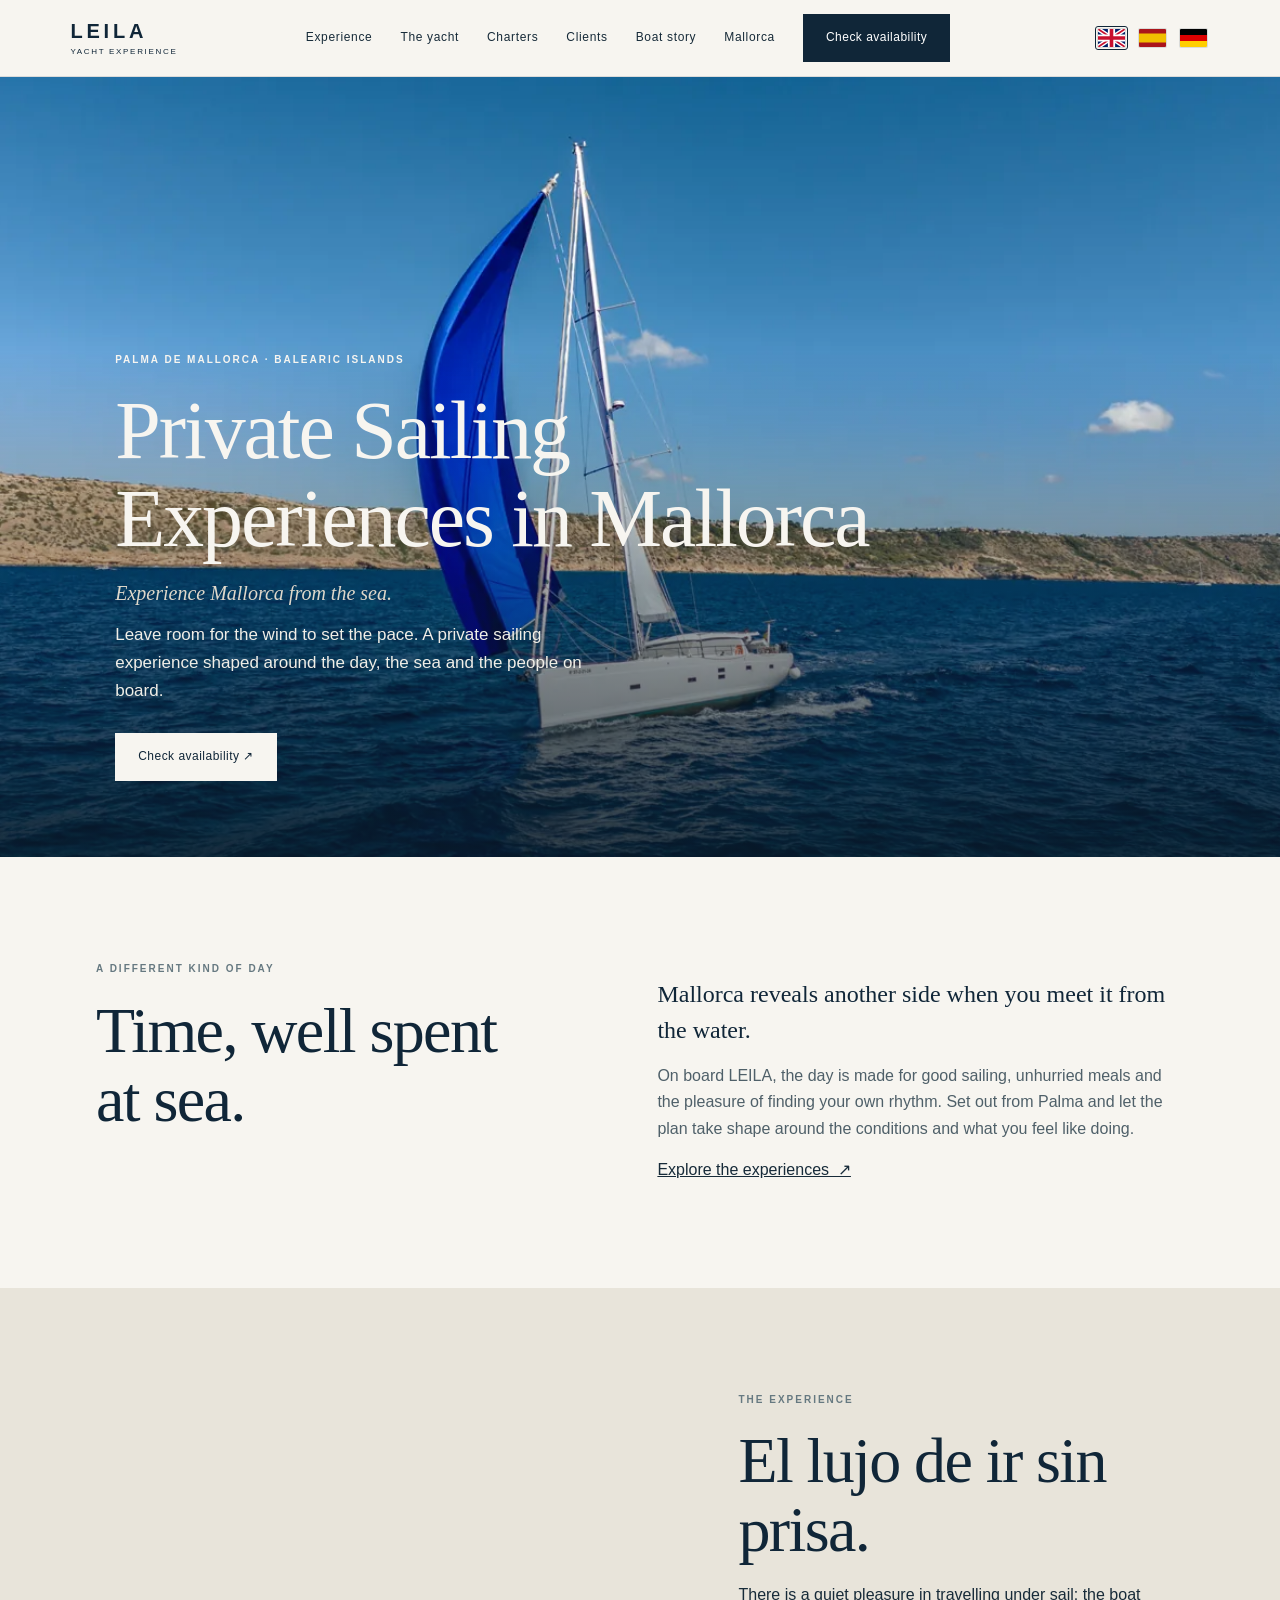
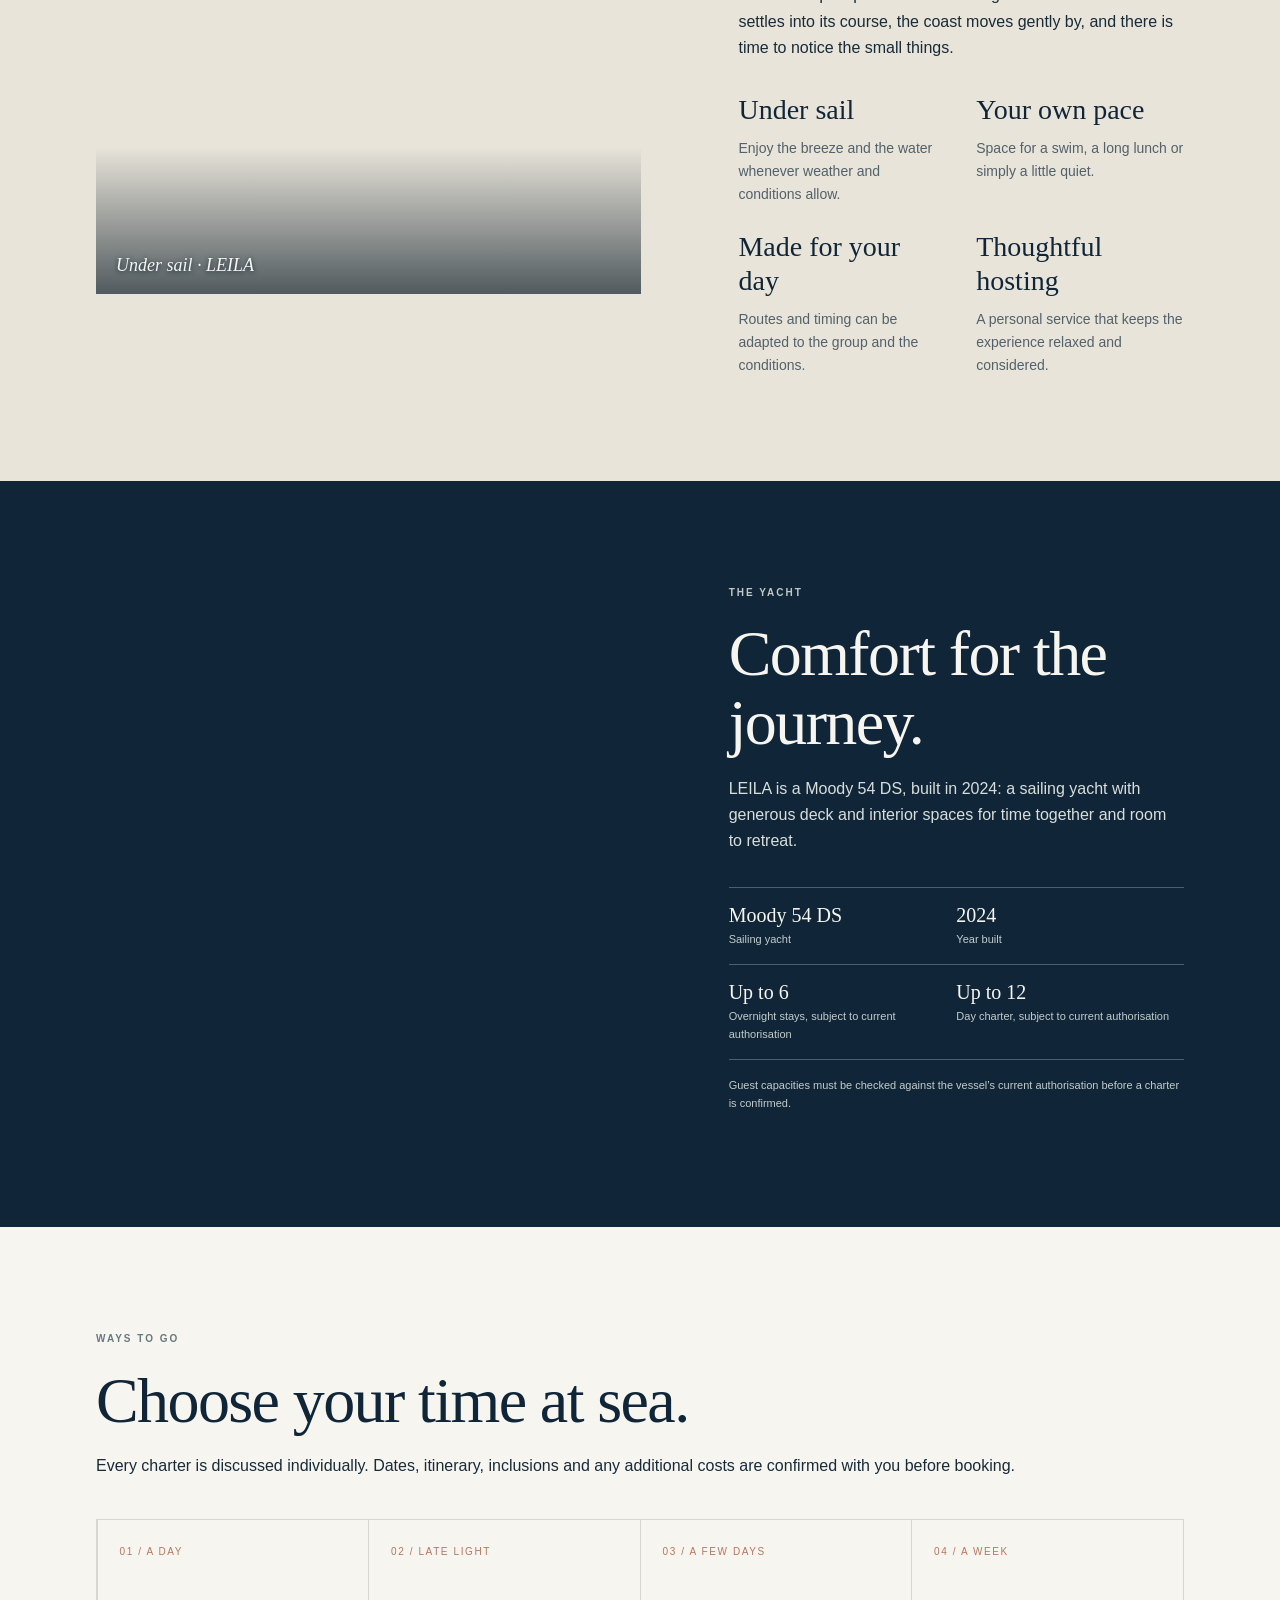
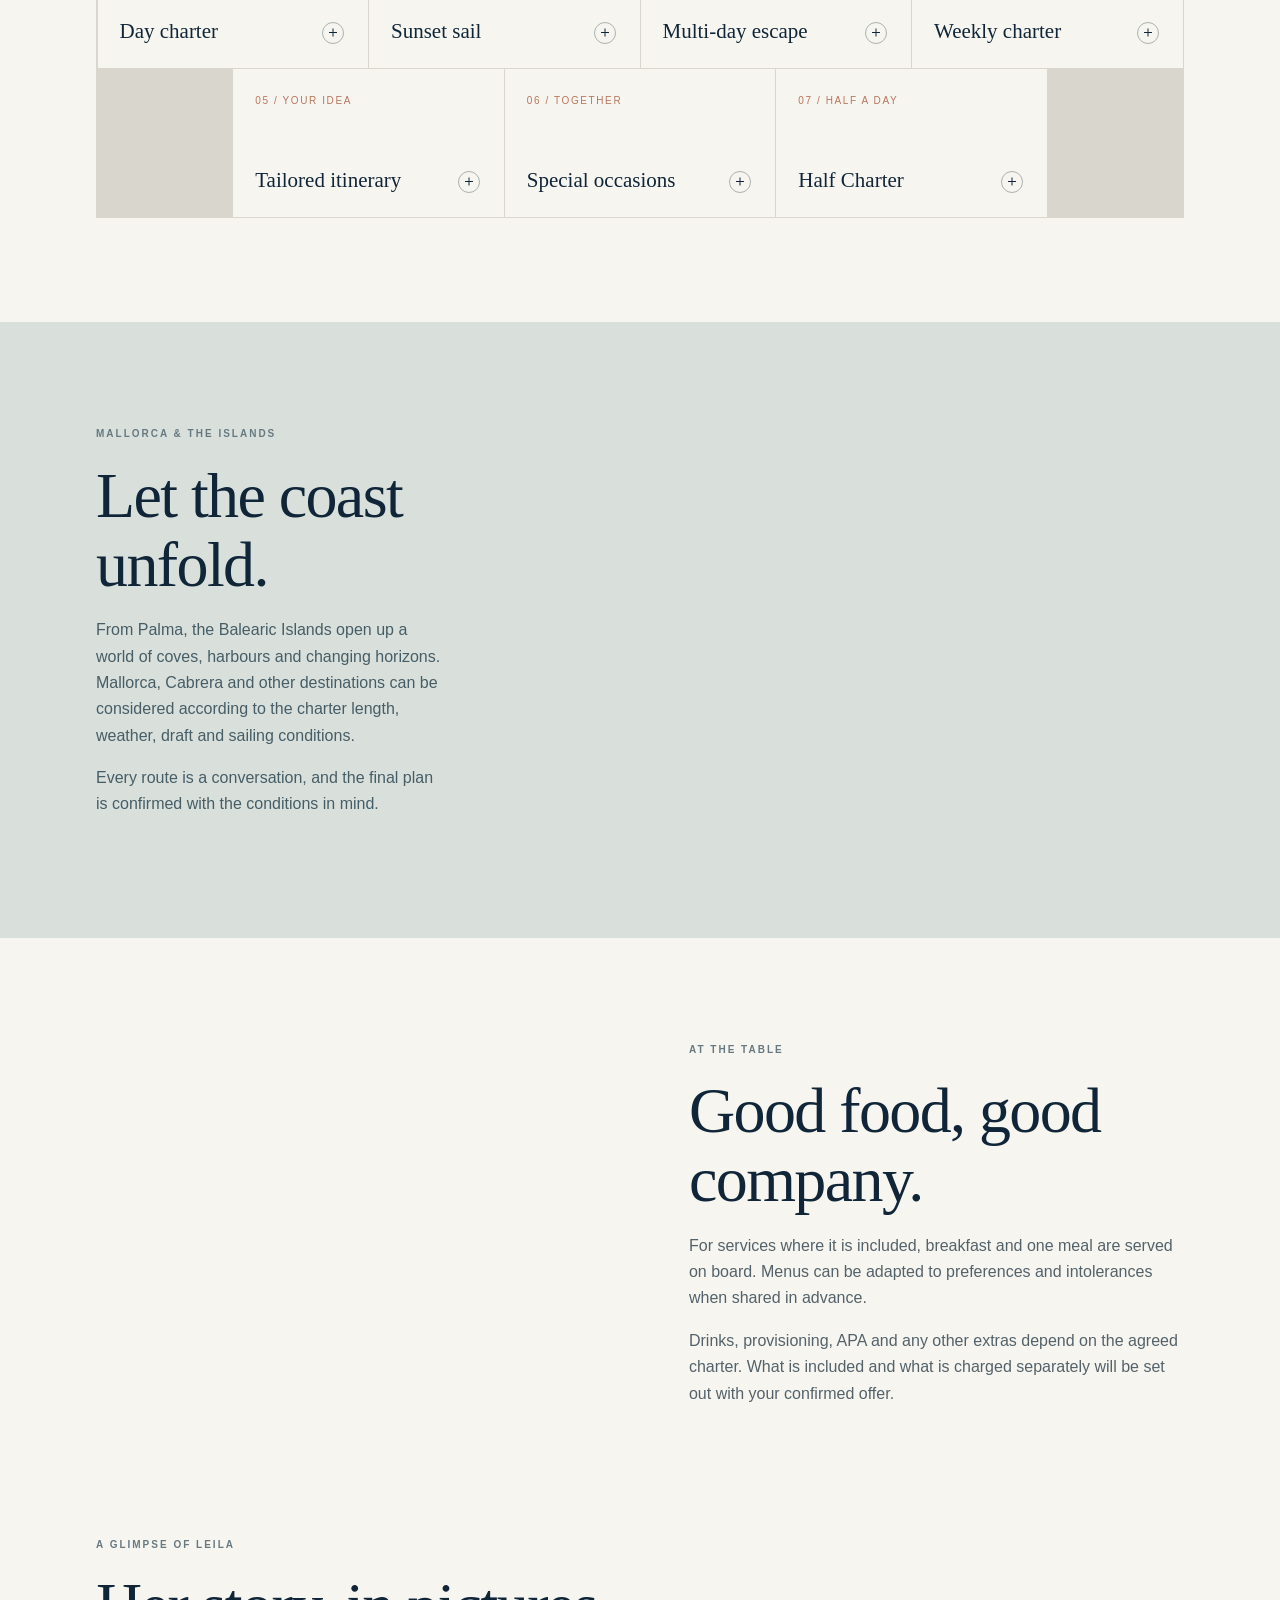
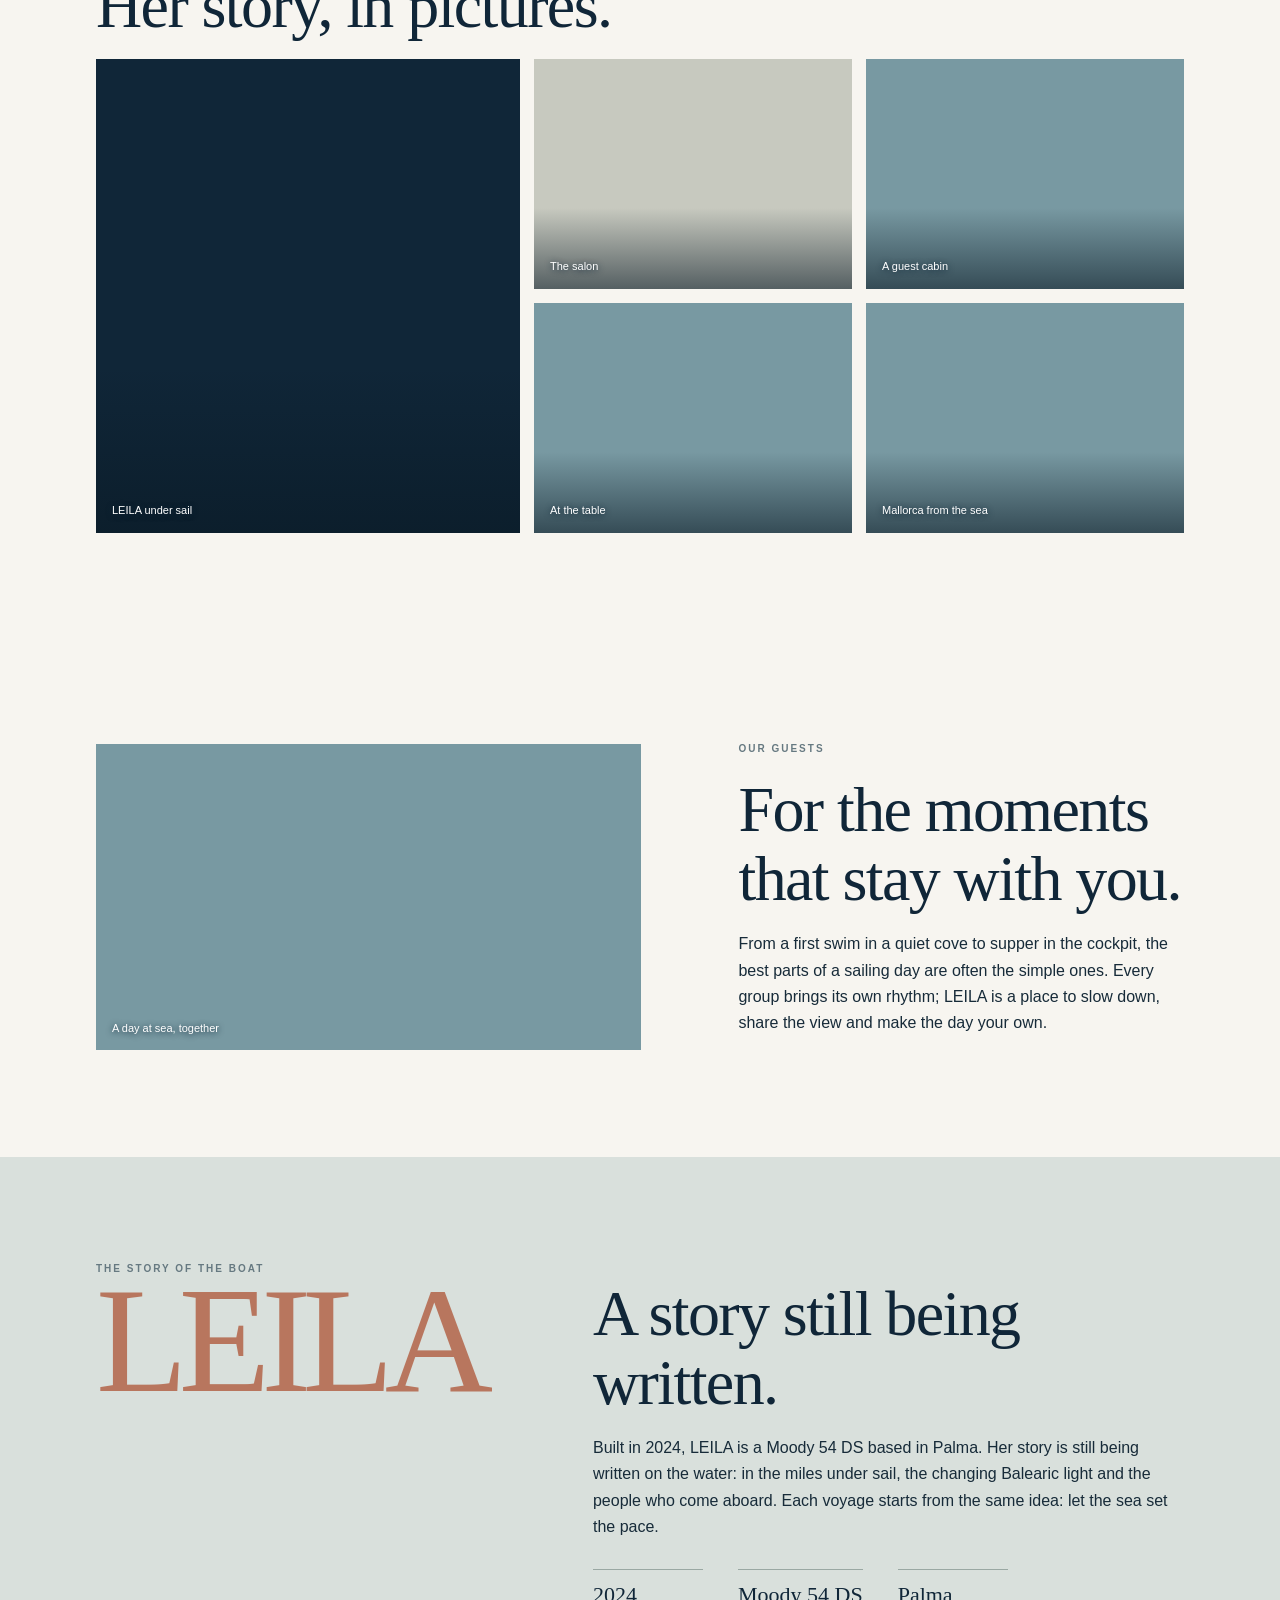
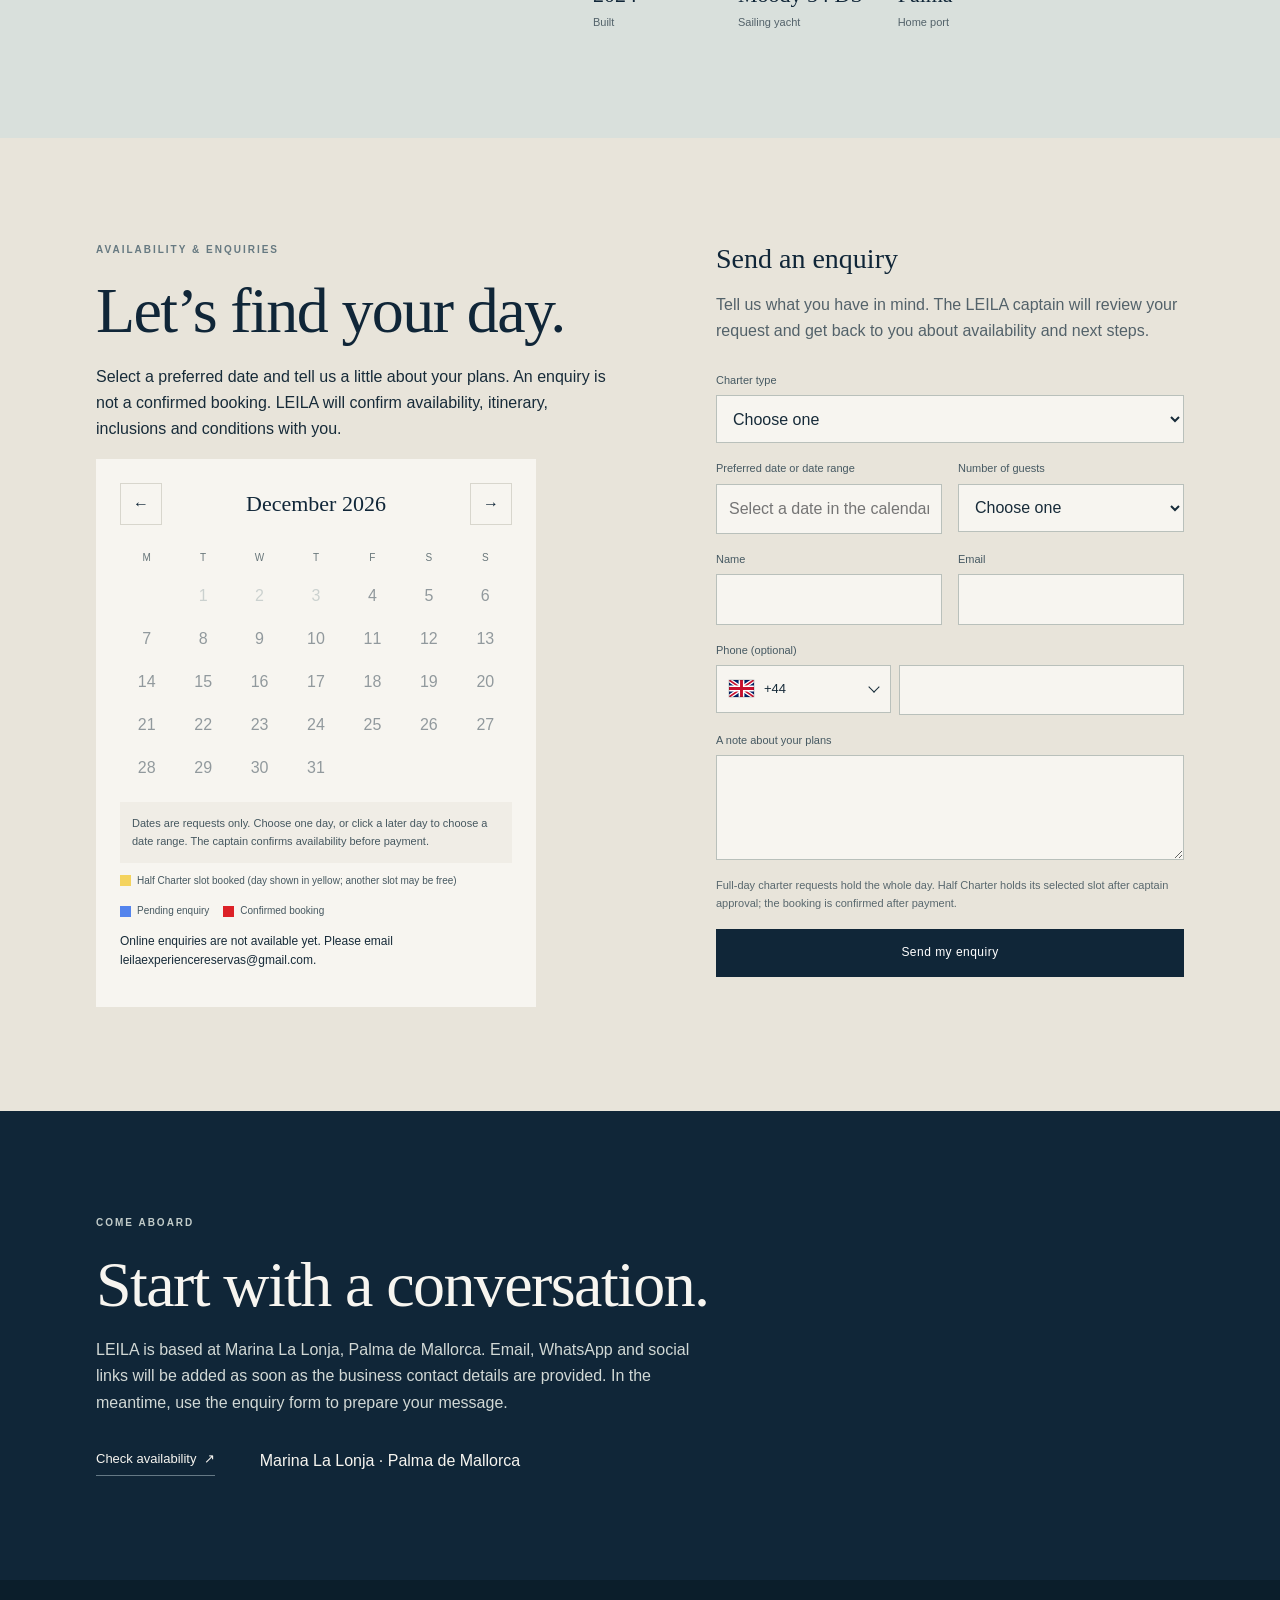
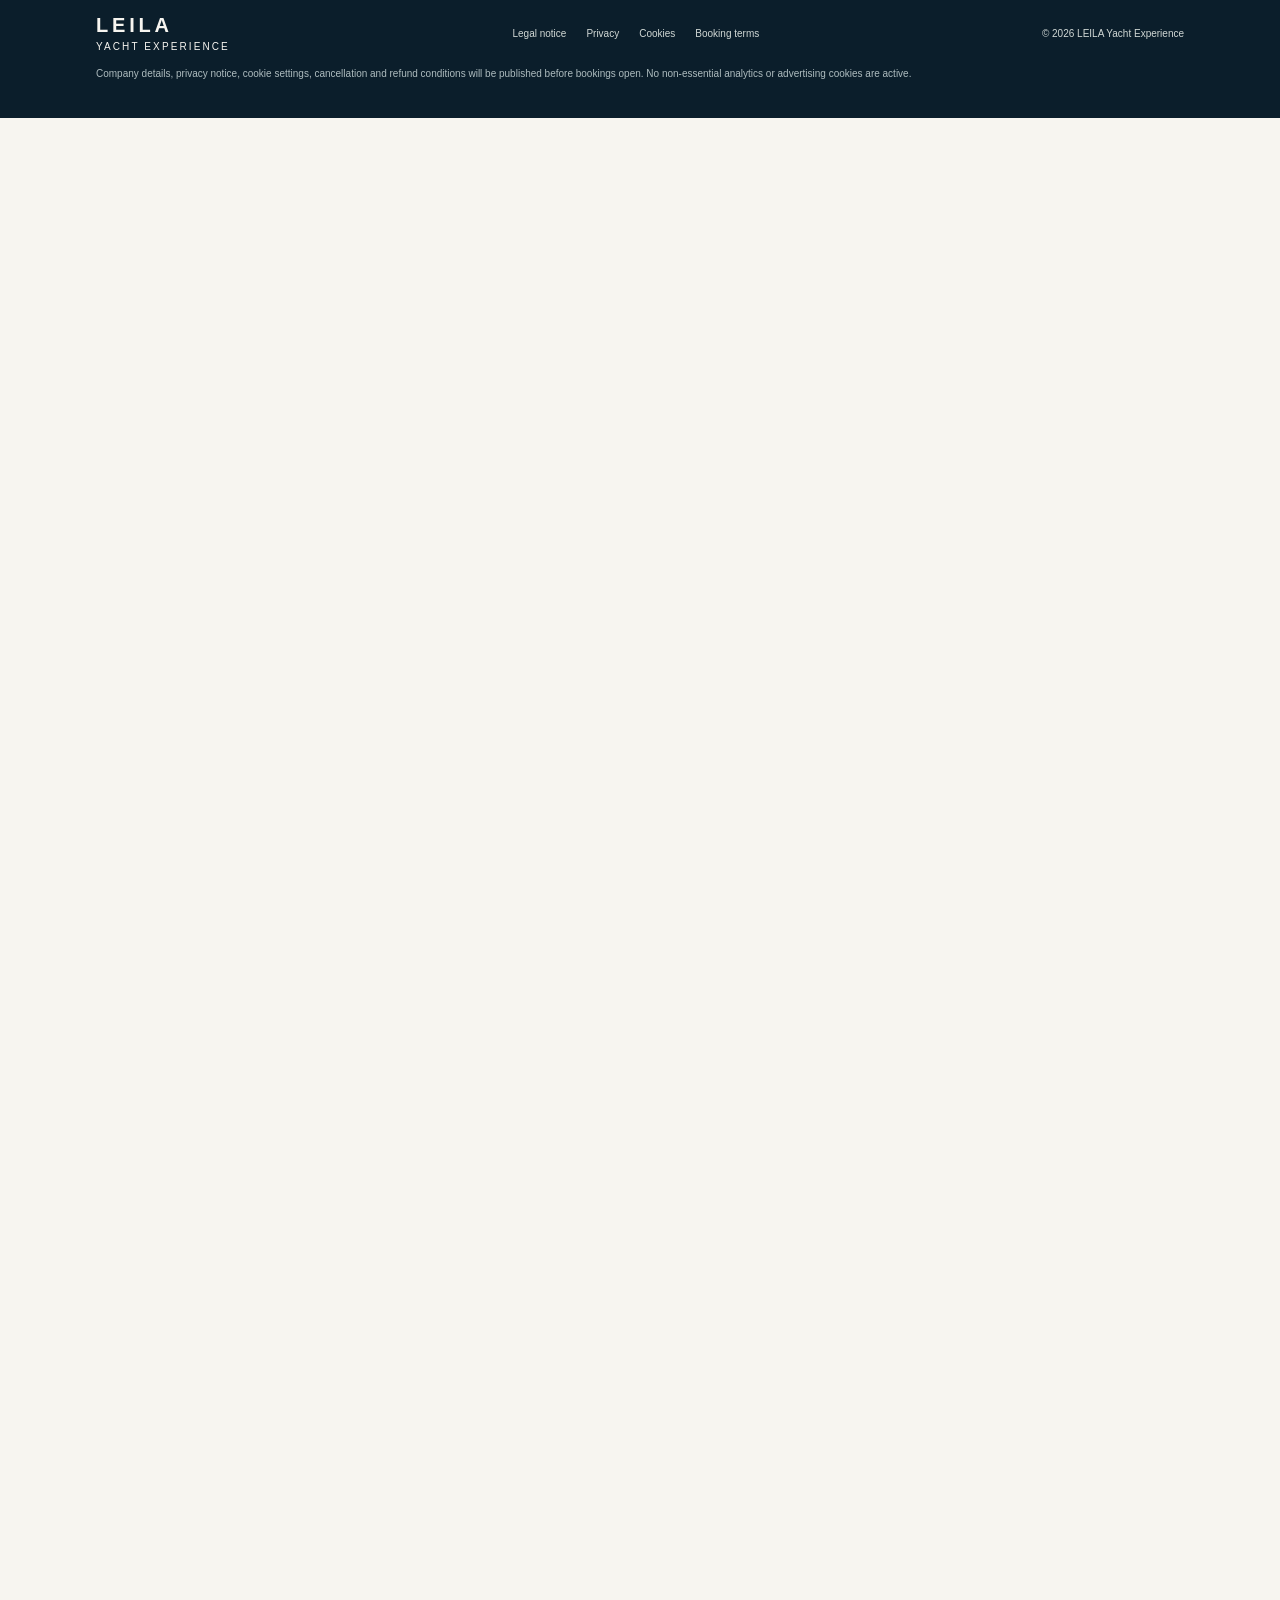
<file: index.html>
<!doctype html><html lang="en"><head><meta charset="utf-8"><meta name="viewport" content="width=device-width,initial-scale=1"><meta http-equiv="refresh" content="0;url=./en/index.html"><title>LEILA Yacht Experience</title></head><body><p class="language-picker" aria-label="Choose language"><a href="./en/index.html" lang="en" aria-label="English" title="English"><svg class="flag-icon flag-en" viewBox="0 0 30 20" aria-hidden="true" focusable="false"><path fill="#012169" d="M0 0h30v20H0z"/><path stroke="#fff" stroke-width="5" d="M0 0l30 20M30 0L0 20"/><path stroke="#c8102e" stroke-width="2" d="M0 0l30 20M30 0L0 20"/><path stroke="#fff" stroke-width="8" d="M15 0v20M0 10h30"/><path stroke="#c8102e" stroke-width="4" d="M15 0v20M0 10h30"/></svg></a> <a href="./es/index.html" lang="es" aria-label="Espanol" title="Espanol"><svg class="flag-icon flag-es" viewBox="0 0 30 20" aria-hidden="true" focusable="false"><path fill="#aa151b" d="M0 0h30v20H0z"/><path fill="#f1bf00" d="M0 5h30v10H0z"/></svg></a> <a href="./de/index.html" lang="de" aria-label="Deutsch" title="Deutsch"><svg class="flag-icon flag-de" viewBox="0 0 30 20" aria-hidden="true" focusable="false"><path fill="#000" d="M0 0h30v6.67H0z"/><path fill="#dd0000" d="M0 6.67h30v6.66H0z"/><path fill="#ffce00" d="M0 13.33h30V20H0z"/></svg></a></p></body></html>
</file>
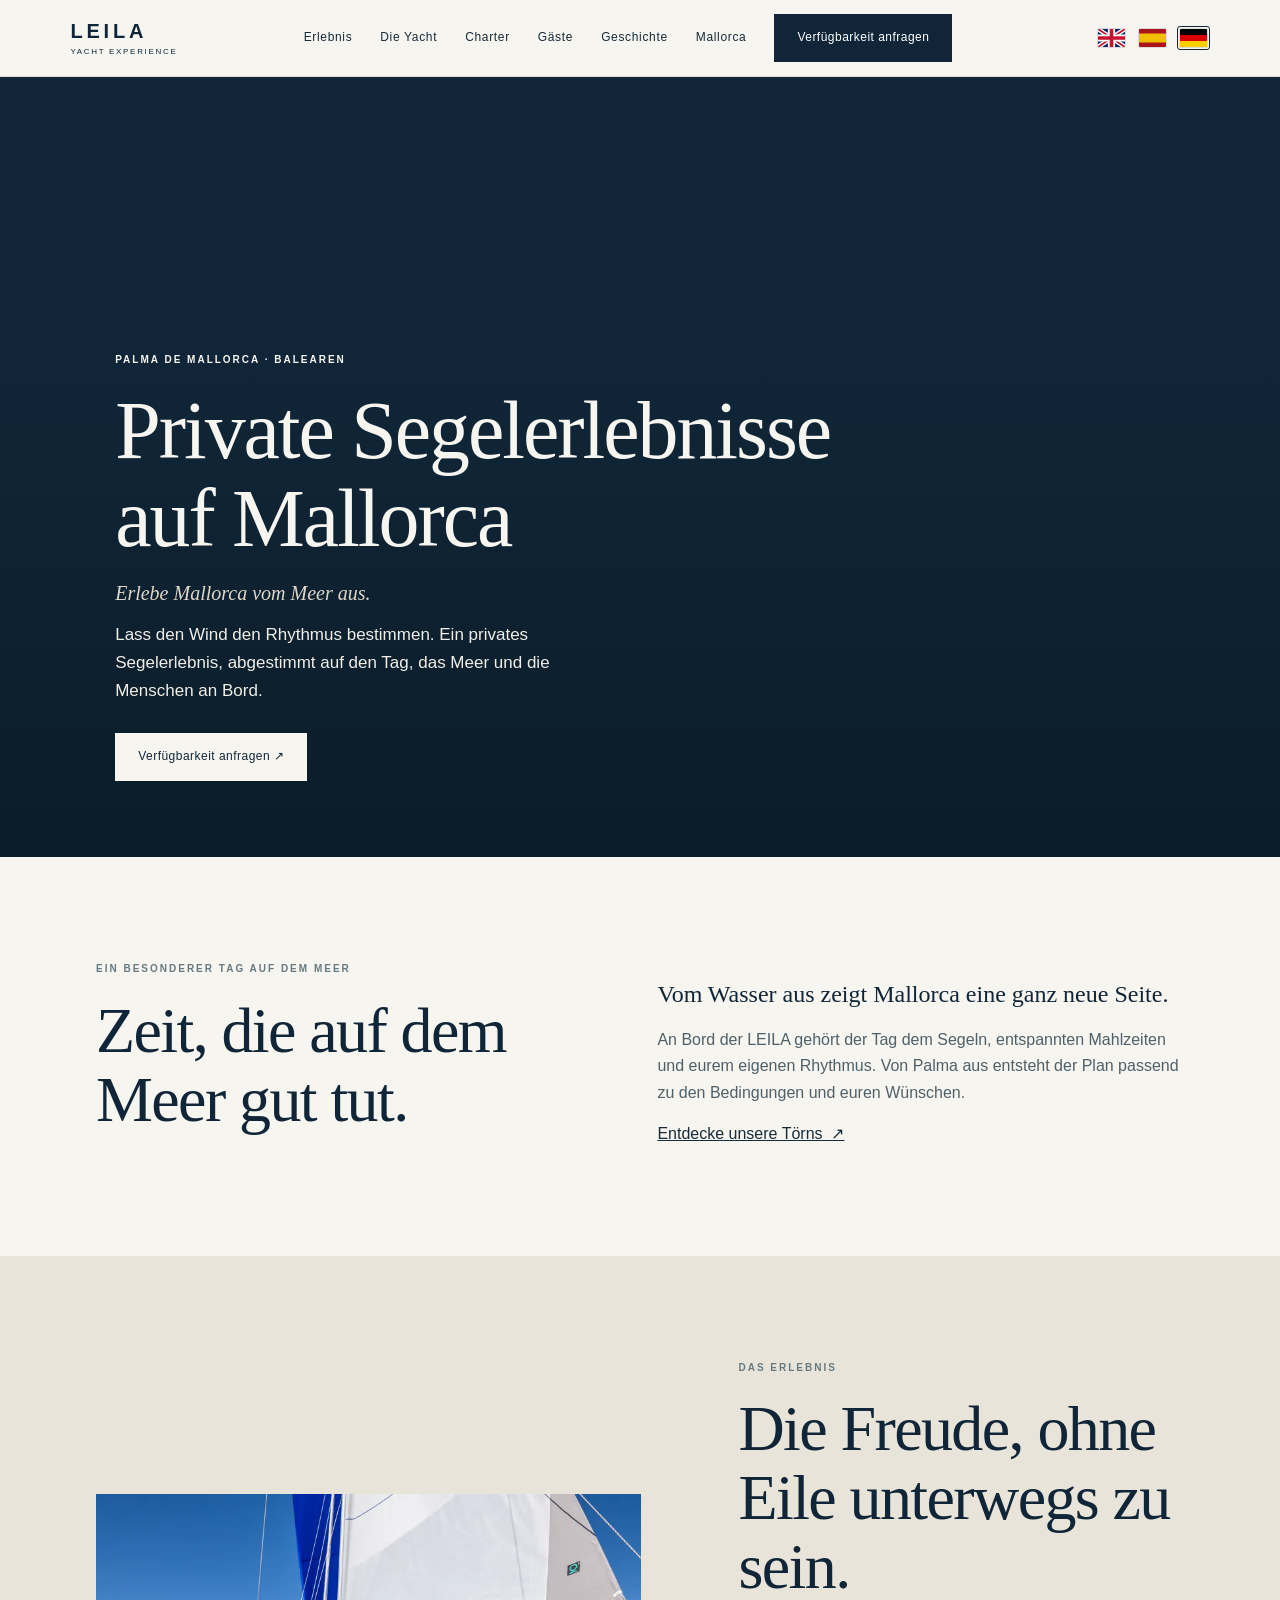
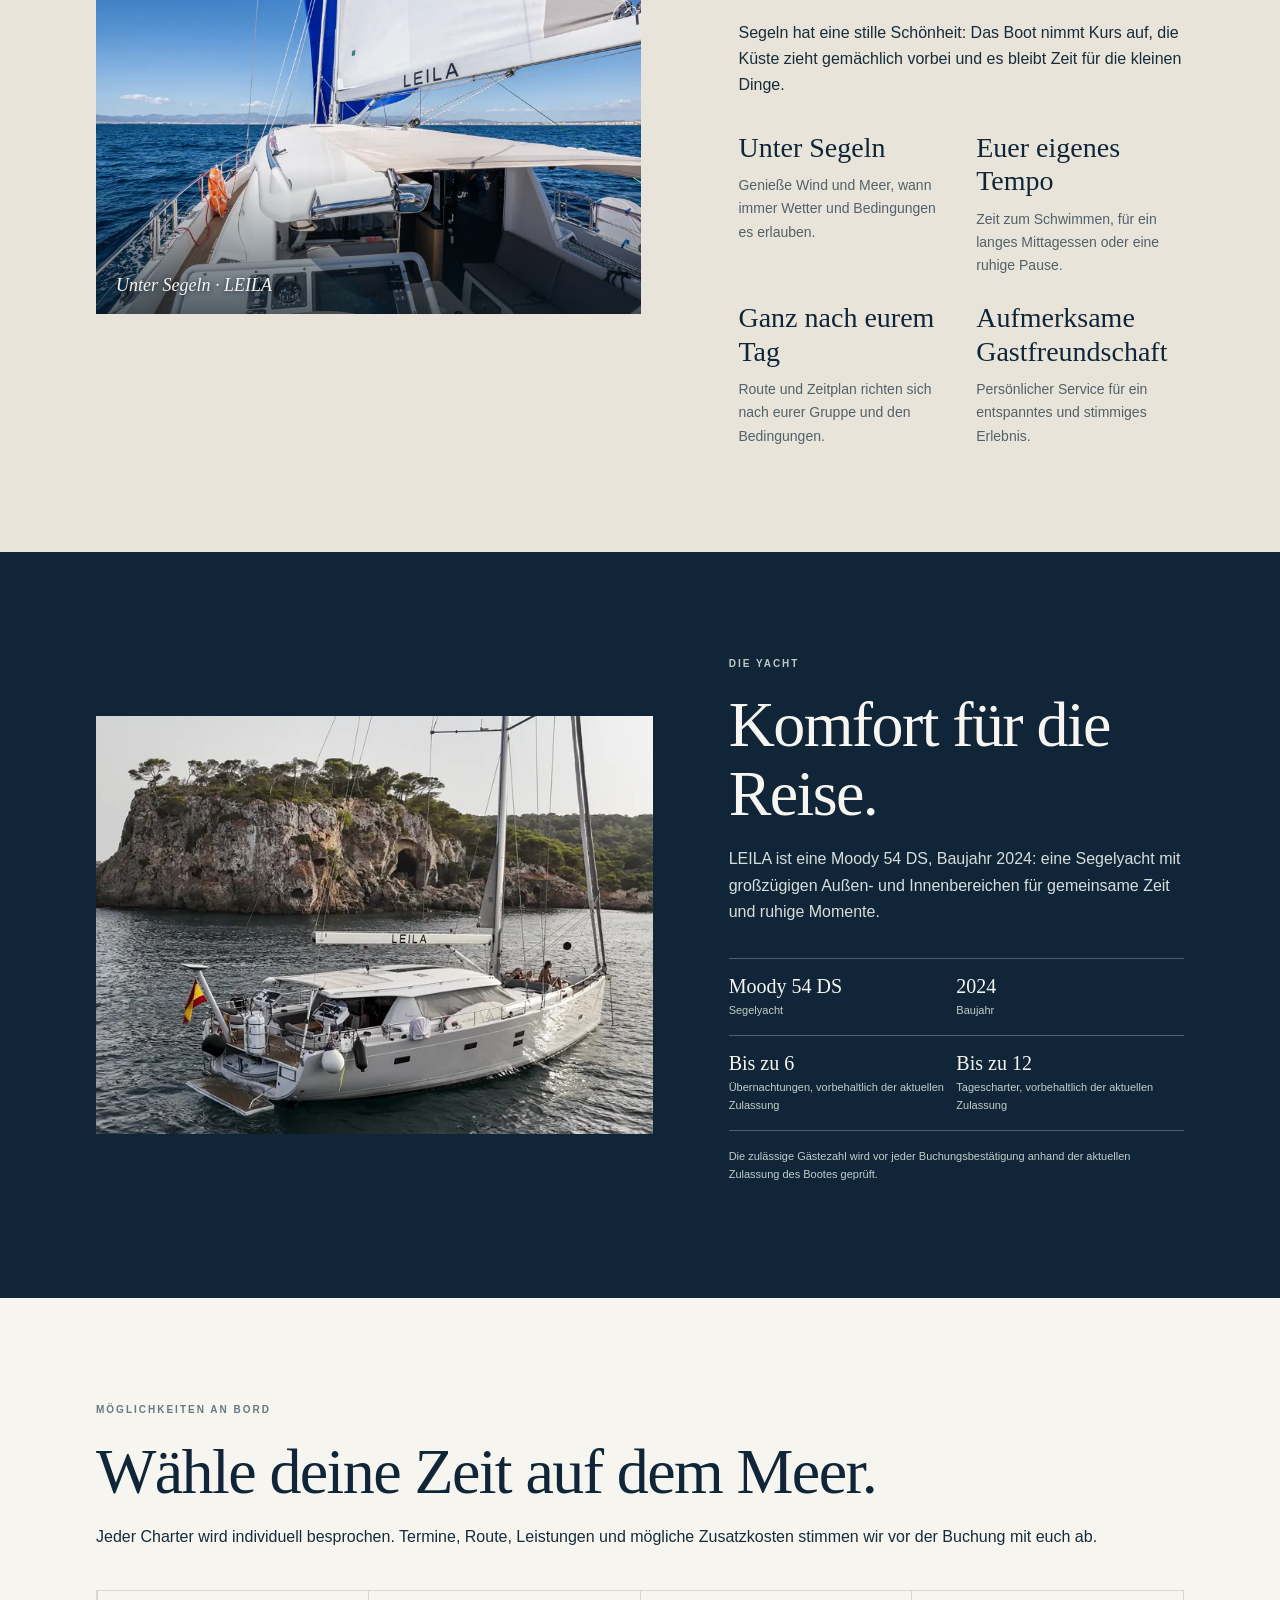
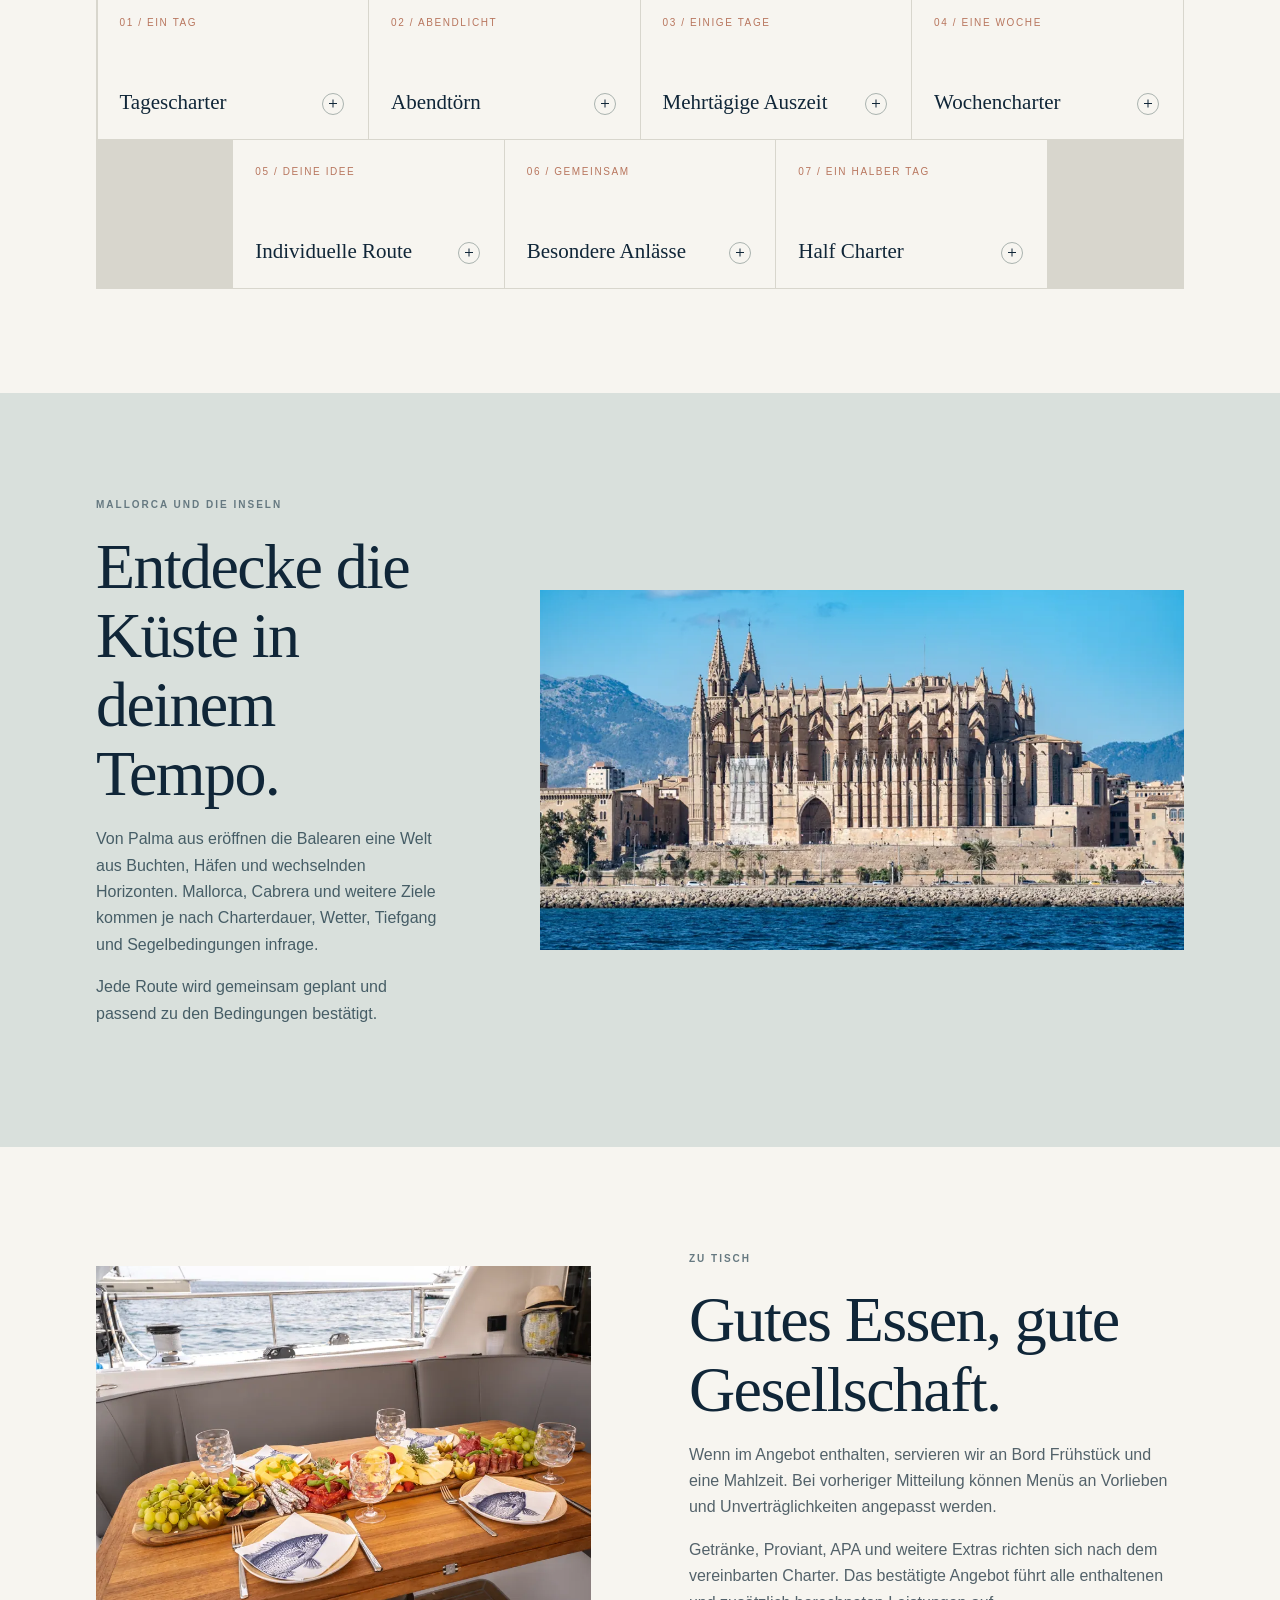
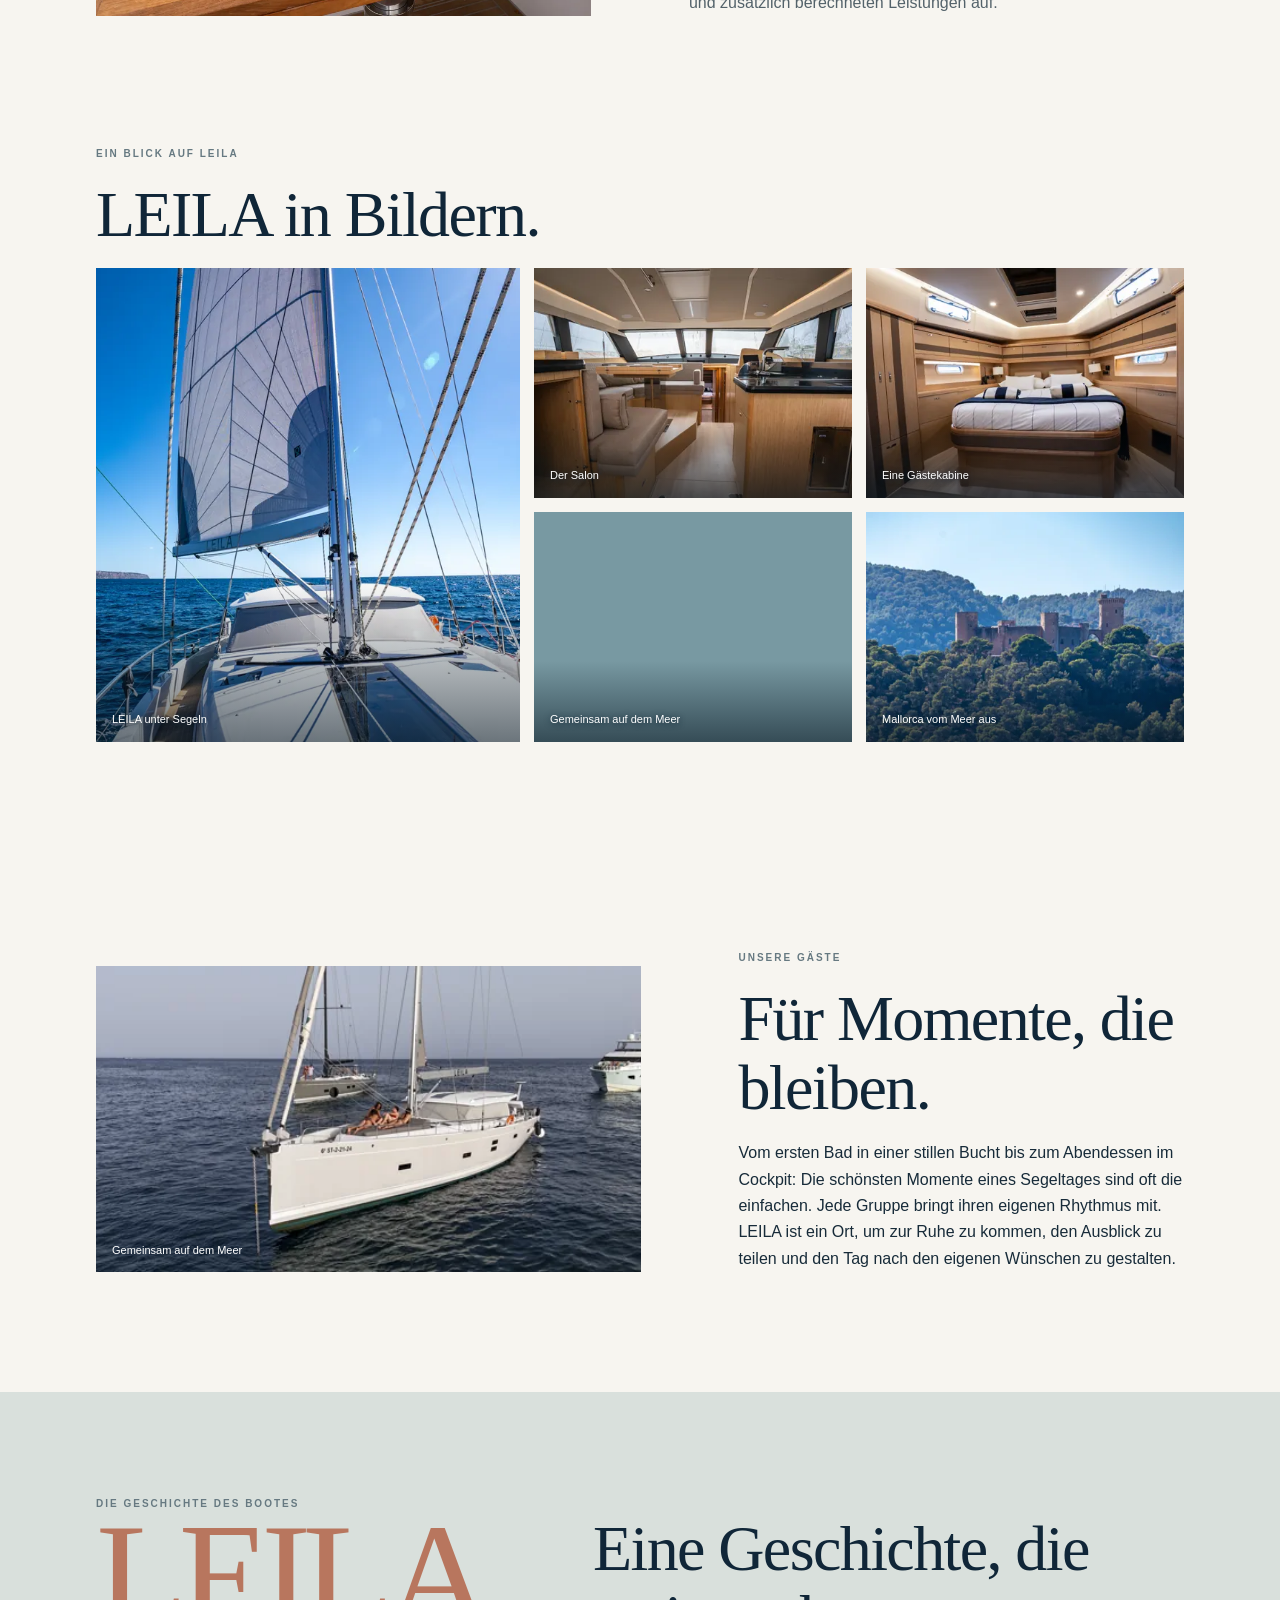
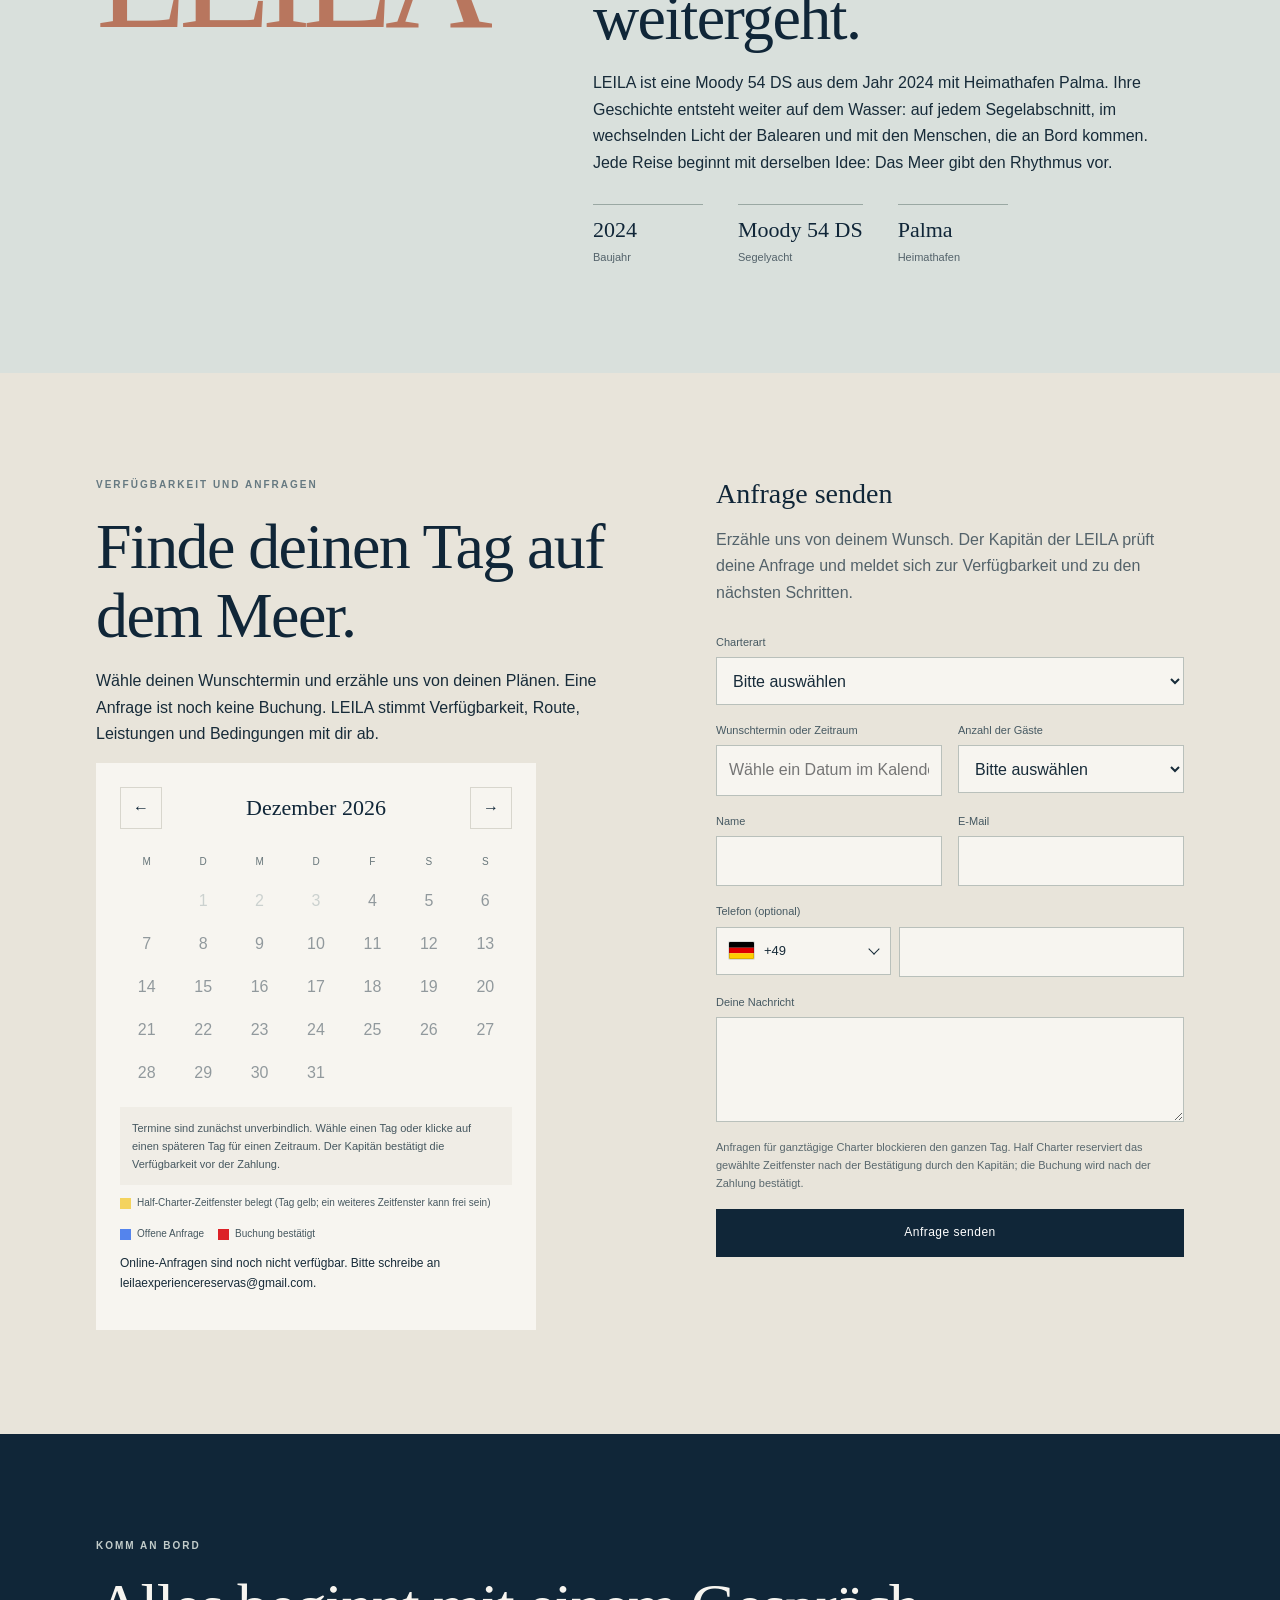
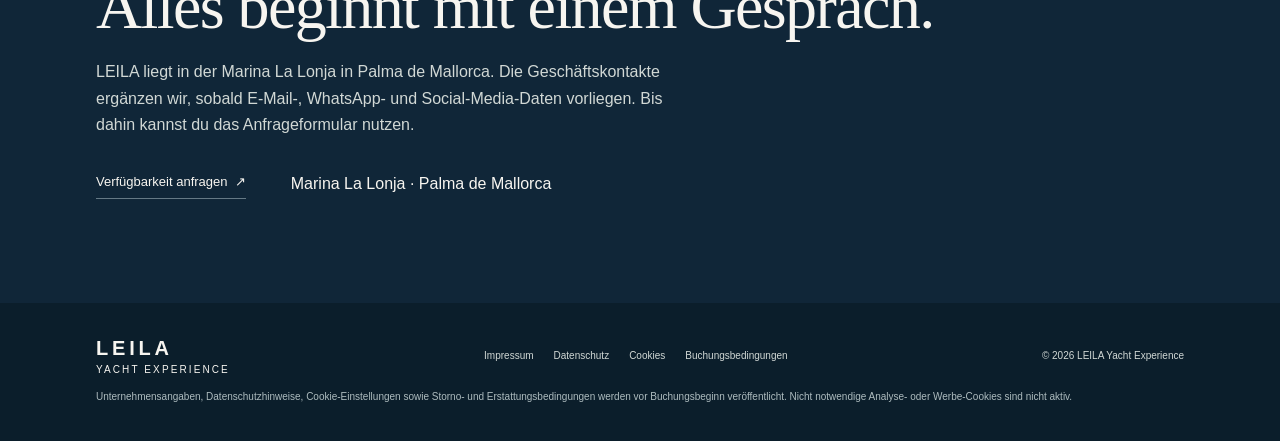
<file: de/index.html>
<!doctype html>
<html lang="de">
<head><meta charset="utf-8"><meta name="viewport" content="width=device-width,initial-scale=1"><meta name="theme-color" content="#f7f5f0"><title>Privater Segelurlaub auf Mallorca | LEILA Yacht Experience</title><meta name="description" content="Entdecke Mallorca vom Wasser aus an Bord der LEILA, einer privaten Segelyacht mit Heimathafen Palma. Tagesausfl&uuml;ge, Abendt&ouml;rns und mehrt&auml;gige Reisen."><link rel="canonical" href="https://leila-yacht-experience.juanrechach.chatgpt.site/de/index.html"><link rel="alternate" hreflang="en" href="https://leila-yacht-experience.juanrechach.chatgpt.site/en/index.html"><link rel="alternate" hreflang="es" href="https://leila-yacht-experience.juanrechach.chatgpt.site/es/index.html"><link rel="alternate" hreflang="de" href="https://leila-yacht-experience.juanrechach.chatgpt.site/de/index.html"><link rel="alternate" hreflang="x-default" href="https://leila-yacht-experience.juanrechach.chatgpt.site/en/index.html"><link rel="icon" href="data:,"><link rel="stylesheet" href="../assets/site.css?v=20261025-3"><script type="application/ld+json">{"@context":"https://schema.org","@type":"Organization","name":"LEILA Yacht Experience","url":"https://leila-yacht-experience.juanrechach.chatgpt.site/de/index.html"}</script><script type="application/ld+json">{"@context":"https://schema.org","@type":"WebSite","name":"LEILA Yacht Experience","inLanguage":"de","url":"https://leila-yacht-experience.juanrechach.chatgpt.site/de/index.html"}</script><script defer src="../assets/config.js?v=20261019-7"></script><script defer src="../assets/site.js?v=20261025-3"></script></head>
<body><a class="skip" href="#main">Zum Inhalt springen</a>
<header class="topbar"><nav class="nav" aria-label="Hauptnavigation"><a class="wordmark" href="#top">LEILA<small>YACHT EXPERIENCE</small></a><div class="navlinks"><a href="#experience">Erlebnis</a><a href="#yacht">Die Yacht</a><a href="#charters">Charter</a><a href="#clients">G&auml;ste</a><a href="#history">Geschichte</a><a href="#destinations">Mallorca</a><a href="#request" class="button">Verf&uuml;gbarkeit anfragen</a></div><div class="lang flags language-switch" aria-label="Sprache"><a href="../en/index.html" lang="en" aria-label="Englisch" title="Englisch"><svg class="flag-icon flag-en" viewBox="0 0 30 20" aria-hidden="true" focusable="false"><path fill="#012169" d="M0 0h30v20H0z"/><path stroke="#fff" stroke-width="5" d="M0 0l30 20M30 0L0 20"/><path stroke="#c8102e" stroke-width="2" d="M0 0l30 20M30 0L0 20"/><path stroke="#fff" stroke-width="8" d="M15 0v20M0 10h30"/><path stroke="#c8102e" stroke-width="4" d="M15 0v20M0 10h30"/></svg></a><a href="../es/index.html" lang="es" aria-label="Spanisch" title="Spanisch"><svg class="flag-icon flag-es" viewBox="0 0 30 20" aria-hidden="true" focusable="false"><path fill="#aa151b" d="M0 0h30v20H0z"/><path fill="#f1bf00" d="M0 5h30v10H0z"/></svg></a><a href="../de/index.html" lang="de" aria-label="Deutsch" title="Deutsch" class="current" aria-current="page"><svg class="flag-icon flag-de" viewBox="0 0 30 20" aria-hidden="true" focusable="false"><path fill="#000" d="M0 0h30v6.67H0z"/><path fill="#dd0000" d="M0 6.67h30v6.66H0z"/><path fill="#ffce00" d="M0 13.33h30V20H0z"/></svg></a></div></nav></header>
<main id="main"><section class="hero" id="top"><picture class="hero-picture"><source media="(max-width:600px)" srcset="../assets/leila-under-sail-mobile-720.webp" type="image/webp"><img src="../assets/leila-under-sail-1280.webp" srcset="../assets/leila-under-sail-768.webp 768w, ../assets/leila-under-sail-1280.webp 1280w, ../assets/leila-under-sail-1920.webp 1920w" sizes="100vw" width="1920" height="1080" alt="LEILA segelt vor Mallorca mit blauem Spinnaker" fetchpriority="high" loading="eager" decoding="async"></picture><div class="hero-content"><div class="eyebrow">Palma de Mallorca &middot; Balearen</div><h1>Private Segelerlebnisse<br>auf Mallorca</h1><div class="hero-kicker">Erlebe Mallorca vom Meer aus.</div><p>Lass den Wind den Rhythmus bestimmen. Ein privates Segelerlebnis, abgestimmt auf den Tag, das Meer und die Menschen an Bord.</p><a class="button light" href="#request">Verf&uuml;gbarkeit anfragen <span aria-hidden="true">&nbsp;&#8599;</span></a></div></section>
<section class="section"><div class="wrap intro"><div><div class="eyebrow dark">Ein besonderer Tag auf dem Meer</div><h2>Zeit, die auf dem Meer gut tut.</h2></div><div><p class="lead">Vom Wasser aus zeigt Mallorca eine ganz neue Seite.</p><p>An Bord der LEILA geh&ouml;rt der Tag dem Segeln, entspannten Mahlzeiten und eurem eigenen Rhythmus. Von Palma aus entsteht der Plan passend zu den Bedingungen und euren W&uuml;nschen.</p><a class="textlink" href="#charters">Entdecke unsere T&ouml;rns&nbsp; &#8599;</a></div></div></section>
<section class="section experience" id="experience"><div class="wrap cols"><figure class="experience-visual"><img src="../assets/leila-sailing-deck-960.webp" srcset="../assets/leila-sailing-deck-480.webp 480w, ../assets/leila-sailing-deck-960.webp 960w, ../assets/leila-sailing-deck-1440.webp 1440w" sizes="(max-width:800px) 86vw, 42vw" width="1440" height="960" alt="Blick &uuml;ber LEILAs Deck und Segel mit ihrem Namen im Gro&szlig;segel" loading="lazy" decoding="async"><figcaption>Unter Segeln &middot; LEILA</figcaption></figure><div><div class="eyebrow dark">Das Erlebnis</div><h2>Die Freude, ohne Eile unterwegs zu sein.</h2><p>Segeln hat eine stille Sch&ouml;nheit: Das Boot nimmt Kurs auf, die K&uuml;ste zieht gem&auml;chlich vorbei und es bleibt Zeit f&uuml;r die kleinen Dinge.</p><div class="quiet-list"><div><h3>Unter Segeln</h3><p>Genie&szlig;e Wind und Meer, wann immer Wetter und Bedingungen es erlauben.</p></div><div><h3>Euer eigenes Tempo</h3><p>Zeit zum Schwimmen, f&uuml;r ein langes Mittagessen oder eine ruhige Pause.</p></div><div><h3>Ganz nach eurem Tag</h3><p>Route und Zeitplan richten sich nach eurer Gruppe und den Bedingungen.</p></div><div><h3>Aufmerksame Gastfreundschaft</h3><p>Pers&ouml;nlicher Service f&uuml;r ein entspanntes und stimmiges Erlebnis.</p></div></div></div></div></section>
<section class="section boat" id="yacht"><div class="wrap cols"><img class="boat-art" src="../assets/leila-at-anchor-960.webp" srcset="../assets/leila-at-anchor-480.webp 480w, ../assets/leila-at-anchor-960.webp 960w, ../assets/leila-at-anchor-1440.webp 1440w" sizes="(max-width:800px) 86vw, 46vw" width="1440" height="810" alt="LEILA ankert neben einer felsigen Bucht auf Mallorca" loading="lazy" decoding="async"><div class="boat-copy"><div class="eyebrow">Die Yacht</div><h2>Komfort f&uuml;r die Reise.</h2><p>LEILA ist eine Moody 54 DS, Baujahr 2024: eine Segelyacht mit gro&szlig;z&uuml;gigen Au&szlig;en- und Innenbereichen f&uuml;r gemeinsame Zeit und ruhige Momente.</p><div class="specs"><div class="spec"><b>Moody 54 DS</b><span>Segelyacht</span></div><div class="spec"><b>2024</b><span>Baujahr</span></div><div class="spec"><b>Bis zu 6</b><span>&Uuml;bernachtungen, vorbehaltlich der aktuellen Zulassung</span></div><div class="spec"><b>Bis zu 12</b><span>Tagescharter, vorbehaltlich der aktuellen Zulassung</span></div></div><p class="note">Die zul&auml;ssige G&auml;stezahl wird vor jeder Buchungsbest&auml;tigung anhand der aktuellen Zulassung des Bootes gepr&uuml;ft.</p></div></div></section>
<section class="section experiences" id="charters"><div class="wrap"><div class="eyebrow dark">M&ouml;glichkeiten an Bord</div><h2>W&auml;hle deine Zeit auf dem Meer.</h2><p>Jeder Charter wird individuell besprochen. Termine, Route, Leistungen und m&ouml;gliche Zusatzkosten stimmen wir vor der Buchung mit euch ab.</p><div class="exp-grid"><button class="exp-card" type="button" aria-controls="experience-panel" aria-expanded="false" data-title="Tagescharter" data-copy="Ein Tag zum Segeln, Schwimmen und Genie&szlig;en der K&uuml;ste, ganz ohne Blick auf die Uhr. Route und Tempo richten sich nach Meer und Bedingungen."><span class="num">01 / EIN TAG</span><span class="exp-title">Tagescharter</span><span class="exp-toggle" aria-hidden="true"></span></button><button class="exp-card" type="button" aria-controls="experience-panel" aria-expanded="false" data-title="Abendt&ouml;rn" data-copy="Fahre hinaus, wenn das Licht weicher wird. Ein ruhiger Ausklang auf dem Wasser, immer im Einklang mit den Bedingungen."><span class="num">02 / ABENDLICHT</span><span class="exp-title">Abendt&ouml;rn</span><span class="exp-toggle" aria-hidden="true"></span></button><button class="exp-card" type="button" aria-controls="experience-panel" aria-expanded="false" data-title="Mehrt&auml;gige Auszeit" data-copy="An Bord entsteht &uuml;ber mehrere Tage ein eigener Rhythmus. Entdecke die K&uuml;ste in Ruhe und gestalte den Plan Tag f&uuml;r Tag."><span class="num">03 / EINIGE TAGE</span><span class="exp-title">Mehrt&auml;gige Auszeit</span><span class="exp-toggle" aria-hidden="true"></span></button><button class="exp-card" type="button" aria-controls="experience-panel" aria-expanded="false" data-title="Wochencharter" data-copy="Eine Woche zum Abschalten und Segeln entlang der K&uuml;ste. Die Route besprechen wir gemeinsam und stimmen sie auf das Wetter ab."><span class="num">04 / EINE WOCHE</span><span class="exp-title">Wochencharter</span><span class="exp-toggle" aria-hidden="true"></span></button><button class="exp-card" type="button" aria-controls="experience-panel" aria-expanded="false" data-title="Individuelle Route" data-copy="Erz&auml;hle uns, was du dir f&uuml;r die Zeit an Bord w&uuml;nschst. Wir stimmen einen Vorschlag auf deine Termine, Vorlieben und die Bedingungen ab."><span class="num">05 / DEINE IDEE</span><span class="exp-title">Individuelle Route</span><span class="exp-toggle" aria-hidden="true"></span></button><button class="exp-card" type="button" aria-controls="experience-panel" aria-expanded="false" data-title="Besondere Anl&auml;sse" data-copy="Ein Geburtstag, ein Wiedersehen oder einfach ein besonderer Tag. Lass uns dar&uuml;ber sprechen, ihn an Bord und mit dem Meer als Kulisse zu feiern."><span class="num">06 / GEMEINSAM</span><span class="exp-title">Besondere Anl&auml;sse</span><span class="exp-toggle" aria-hidden="true"></span></button><button class="exp-card" type="button" aria-controls="experience-panel" aria-expanded="false" data-title="Half Charter" data-copy="W&auml;hle einen Vormittag (10:00&ndash;14:00 Uhr) oder Nachmittag (16:00&ndash;20:00 Uhr). Eine kurze Auszeit auf Yacht und Meer; die Verf&uuml;gbarkeit best&auml;tigt der Kapit&auml;n."><span class="num">07 / EIN HALBER TAG</span><span class="exp-title">Half Charter</span><span class="exp-toggle" aria-hidden="true"></span></button></div><div class="experience-panel" id="experience-panel" tabindex="-1" aria-live="polite" hidden><img class="experience-panel-art" src="../assets/experience-at-sea.svg" alt="Originalillustration einer Segelyacht auf dem Mittelmeer."><div class="experience-panel-copy"><span class="experience-kicker">DAS ERLEBNIS</span><h3 id="experience-panel-title"></h3><p id="experience-panel-description"></p><button class="experience-close" type="button">Information schlie&szlig;en</button></div></div></div></section>
<section class="section destinations" id="destinations"><div class="wrap destination-strip"><div><div class="eyebrow dark">Mallorca und die Inseln</div><h2>Entdecke die K&uuml;ste in deinem Tempo.</h2><p>Von Palma aus er&ouml;ffnen die Balearen eine Welt aus Buchten, H&auml;fen und wechselnden Horizonten. Mallorca, Cabrera und weitere Ziele kommen je nach Charterdauer, Wetter, Tiefgang und Segelbedingungen infrage.</p><p>Jede Route wird gemeinsam geplant und passend zu den Bedingungen best&auml;tigt.</p></div><img class="coast" src="../assets/palma-cathedral-from-sea-960.webp" srcset="../assets/palma-cathedral-from-sea-480.webp 480w, ../assets/palma-cathedral-from-sea-960.webp 960w, ../assets/palma-cathedral-from-sea-1440.webp 1440w" sizes="(max-width:800px) 86vw, 55vw" width="1440" height="960" alt="Kathedrale und Uferpromenade von Palma vom Meer aus gesehen" loading="lazy" decoding="async"></div></section>
<section class="section food"><div class="wrap cols"><img class="food-art-image" src="../assets/onboard-table-960.webp" srcset="../assets/onboard-table-480.webp 480w, ../assets/onboard-table-960.webp 960w, ../assets/onboard-table-1440.webp 1440w" sizes="(max-width:800px) 86vw, 42vw" width="1440" height="960" alt="Obst, K&auml;se und Aufschnitt auf dem Cockpittisch der LEILA" loading="lazy" decoding="async"><div><div class="eyebrow dark">Zu Tisch</div><h2>Gutes Essen, gute Gesellschaft.</h2><p>Wenn im Angebot enthalten, servieren wir an Bord Fr&uuml;hst&uuml;ck und eine Mahlzeit. Bei vorheriger Mitteilung k&ouml;nnen Men&uuml;s an Vorlieben und Unvertr&auml;glichkeiten angepasst werden.</p><p>Getr&auml;nke, Proviant, APA und weitere Extras richten sich nach dem vereinbarten Charter. Das best&auml;tigte Angebot f&uuml;hrt alle enthaltenen und zus&auml;tzlich berechneten Leistungen auf.</p></div></div></section>
<section class="section gallery"><div class="wrap"><div class="eyebrow dark">Ein Blick auf LEILA</div><h2>LEILA in Bildern.</h2><div class="gallery-grid"><figure><img src="../assets/leila-sailing-detail-960.webp" srcset="../assets/leila-sailing-detail-480.webp 480w, ../assets/leila-sailing-detail-960.webp 960w, ../assets/leila-sailing-detail-1440.webp 1440w" sizes="(max-width:480px) 88vw, (max-width:800px) 42vw, 40vw" width="1440" height="960" alt="LEILAs Gro&szlig;segel und Mallorcas Horizont vom Deck aus gesehen" loading="lazy" decoding="async"><figcaption>LEILA unter Segeln</figcaption></figure><figure><img src="../assets/leila-salon-960.webp" srcset="../assets/leila-salon-480.webp 480w, ../assets/leila-salon-960.webp 960w, ../assets/leila-salon-1440.webp 1440w" sizes="(max-width:480px) 44vw, (max-width:800px) 42vw, 30vw" width="1440" height="960" alt="Heller Salon an Bord der LEILA mit Esstisch und Sofa" loading="lazy" decoding="async"><figcaption>Der Salon</figcaption></figure><figure><img src="../assets/leila-cabin-960.webp" srcset="../assets/leila-cabin-480.webp 480w, ../assets/leila-cabin-960.webp 960w, ../assets/leila-cabin-1440.webp 1440w" sizes="(max-width:480px) 44vw, (max-width:800px) 42vw, 30vw" width="1440" height="960" alt="Doppelkabine f&uuml;r G&auml;ste mit wei&szlig;er und dunkelblauer Bettw&auml;sche" loading="lazy" decoding="async"><figcaption>Eine G&auml;stekabine</figcaption></figure><figure><img src="../assets/leila-guests-960.webp" srcset="../assets/leila-guests-480.webp 480w, ../assets/leila-guests-960.webp 960w, ../assets/leila-guests-1440.webp 1440w" sizes="(max-width:480px) 44vw, (max-width:800px) 42vw, 30vw" width="1440" height="810" alt="G&auml;ste genie&szlig;en das Meer an Bord der LEILA" loading="lazy" decoding="async"><figcaption>Gemeinsam auf dem Meer</figcaption></figure><figure><img src="../assets/bellver-castle-from-sea-960.webp" srcset="../assets/bellver-castle-from-sea-480.webp 480w, ../assets/bellver-castle-from-sea-960.webp 960w, ../assets/bellver-castle-from-sea-1440.webp 1440w" sizes="(max-width:480px) 44vw, (max-width:800px) 42vw, 30vw" width="1440" height="960" alt="Schloss Bellver &uuml;ber den bewaldeten H&uuml;geln von Palma" loading="lazy" decoding="async"><figcaption>Mallorca vom Meer aus</figcaption></figure></div></div></section>
<section class="section clients" id="clients"><div class="wrap cols"><figure class="clients-photo"><img src="../assets/leila-guests-960.webp" srcset="../assets/leila-guests-480.webp 480w, ../assets/leila-guests-960.webp 960w, ../assets/leila-guests-1440.webp 1440w" sizes="(max-width:800px) 86vw, 42vw" width="1440" height="810" alt="G&auml;ste genie&szlig;en das Meer an Bord der LEILA" loading="lazy" decoding="async"><figcaption>Gemeinsam auf dem Meer</figcaption></figure><div class="clients-copy"><div class="eyebrow dark">Unsere G&auml;ste</div><h2>F&uuml;r Momente, die bleiben.</h2><p>Vom ersten Bad in einer stillen Bucht bis zum Abendessen im Cockpit: Die sch&ouml;nsten Momente eines Segeltages sind oft die einfachen. Jede Gruppe bringt ihren eigenen Rhythmus mit. LEILA ist ein Ort, um zur Ruhe zu kommen, den Ausblick zu teilen und den Tag nach den eigenen W&uuml;nschen zu gestalten.</p></div></div></section>
<section class="section history" id="history"><div class="wrap history-grid"><div><div class="eyebrow dark">Die Geschichte des Bootes</div><div class="history-mark" aria-hidden="true">LEILA</div></div><div class="history-copy"><h2>Eine Geschichte, die weitergeht.</h2><p>LEILA ist eine Moody 54 DS aus dem Jahr 2024 mit Heimathafen Palma. Ihre Geschichte entsteht weiter auf dem Wasser: auf jedem Segelabschnitt, im wechselnden Licht der Balearen und mit den Menschen, die an Bord kommen. Jede Reise beginnt mit derselben Idee: Das Meer gibt den Rhythmus vor.</p><div class="history-facts"><div class="history-fact"><strong>2024</strong><span>Baujahr</span></div><div class="history-fact"><strong>Moody 54 DS</strong><span>Segelyacht</span></div><div class="history-fact"><strong>Palma</strong><span>Heimathafen</span></div></div></div></div></section>
<section class="section availability" id="request"><div class="wrap cols"><div><div class="eyebrow dark">Verf&uuml;gbarkeit und Anfragen</div><h2>Finde deinen Tag auf dem Meer.</h2><p>W&auml;hle deinen Wunschtermin und erz&auml;hle uns von deinen Pl&auml;nen. Eine Anfrage ist noch keine Buchung. LEILA stimmt Verf&uuml;gbarkeit, Route, Leistungen und Bedingungen mit dir ab.</p><div class="calendar" aria-label="Wunschtermin ausw&auml;hlen"><div class="cal-head"><button id="prev" type="button" aria-label="Vorheriger Monat">&#8592;</button><div id="cal-title" class="cal-title" aria-live="polite"></div><button id="next" type="button" aria-label="N&auml;chster Monat">&#8594;</button></div><div id="cal-days" class="days" role="group" aria-label="Kalendertage"></div><p class="cal-note">Termine sind zunächst unverbindlich. Wähle einen Tag oder klicke auf einen späteren Tag für einen Zeitraum. Der Kapitän bestätigt die Verfügbarkeit vor der Zahlung.</p><div class="calendar-legend" aria-label="Kalenderlegende"><span><i class="half-charter-key" aria-hidden="true"></i>Half-Charter-Zeitfenster belegt (Tag gelb; ein weiteres Zeitfenster kann frei sein)</span><span><i class="pending-key" aria-hidden="true"></i>Offene Anfrage</span><span><i class="confirmed-key" aria-hidden="true"></i>Buchung bestätigt</span></div><p id="picked" aria-live="polite" style="font-size:12px"></p></div></div><div class="request-copy"><h3>Anfrage senden</h3><p>Erz&auml;hle uns von deinem Wunsch. Der Kapit&auml;n der LEILA pr&uuml;ft deine Anfrage und meldet sich zur Verf&uuml;gbarkeit und zu den n&auml;chsten Schritten.</p><form class="form" id="request-form"><div class="field full"><label for="type">Charterart</label><select id="type" name="type" required><option value="">Bitte ausw&auml;hlen</option><option value="Day charter">Tagescharter</option><option value="Sunset sail">Abendt&ouml;rn</option><option value="Multi-day escape">Mehrt&auml;gige Auszeit</option><option value="Weekly charter">Wochencharter</option><option value="Tailored itinerary">Individuelle Route</option><option value="Special occasion">Besonderer Anlass</option><option value="Half Charter">Half Charter</option></select></div><p class="charter-price" id="charter-price" aria-live="polite" hidden></p><div class="field"><label for="date">Wunschtermin oder Zeitraum</label><input id="date" name="date" type="text" placeholder="W&auml;hle ein Datum im Kalender" readonly required aria-readonly="true" autocomplete="off"></div><div class="field"><label for="guests">Anzahl der G&auml;ste</label><select id="guests" name="guests" required><option value="">Bitte ausw&auml;hlen</option><option value="1">1</option><option value="2">2</option><option value="3">3</option><option value="4">4</option><option value="5">5</option><option value="6">6</option><option value="7">7</option><option value="8">8</option><option value="9">9</option><option value="10">10</option><option value="11">11</option><option value="12">12</option></select></div><div class="field"><label for="name">Name</label><input id="name" name="name" autocomplete="name" required></div><div class="field"><label for="email">E-Mail</label><input id="email" name="email" type="email" autocomplete="email" required></div><div class="field full"><label for="phone">Telefon (optional)</label><div class="phone-fields"><select id="phone-country-code" aria-label="L&auml;ndervorwahl"><option value="+34" data-country="es">+34</option><option value="+44" data-country="gb">+44</option><option value="+49" selected data-country="de">+49</option><option value="+1" data-country="us">+1</option><option value="+33" data-country="fr">+33</option><option value="+39" data-country="it">+39</option><option value="+31" data-country="nl">+31</option><option value="+32" data-country="be">+32</option><option value="+41" data-country="ch">+41</option><option value="+43" data-country="at">+43</option><option value="+351" data-country="pt">+351</option><option value="+353" data-country="ie">+353</option><option value="+46" data-country="se">+46</option><option value="+47" data-country="no">+47</option><option value="+45" data-country="dk">+45</option><option value="+358" data-country="fi">+358</option><option value="+48" data-country="pl">+48</option><option value="+30" data-country="gr">+30</option><option value="+61" data-country="au">+61</option><option value="+64" data-country="nz">+64</option></select><input id="phone" name="phone" type="text" inputmode="tel" autocomplete="tel-national"></div></div><div class="field full"><label for="message">Deine Nachricht</label><textarea id="message" name="message"></textarea></div><p class="form-hint">Anfragen f&uuml;r ganzt&auml;gige Charter blockieren den ganzen Tag. Half Charter reserviert das gew&auml;hlte Zeitfenster nach der Best&auml;tigung durch den Kapit&auml;n; die Buchung wird nach der Zahlung best&auml;tigt.</p><button class="button" type="submit">Anfrage senden</button><div class="status" id="request-status" role="status" aria-live="polite" hidden></div></form></div></div></section>
<section class="section contact" id="contact"><div class="wrap"><div class="eyebrow">Komm an Bord</div><h2>Alles beginnt mit einem Gespr&auml;ch.</h2><p>LEILA liegt in der Marina La Lonja in Palma de Mallorca. Die Gesch&auml;ftskontakte erg&auml;nzen wir, sobald E-Mail-, WhatsApp- und Social-Media-Daten vorliegen. Bis dahin kannst du das Anfrageformular nutzen.</p><div class="contact-row"><a href="#request">Verf&uuml;gbarkeit anfragen&nbsp; &#8599;</a><span>Marina La Lonja &middot; Palma de Mallorca</span></div></div></section></main>
<footer class="footer"><div class="footer-inner"><a class="wordmark" href="#top" style="color:#f7f5f0">LEILA<small>YACHT EXPERIENCE</small></a><div class="footlinks"><a href="#legal">Impressum</a><a href="#legal">Datenschutz</a><a href="#legal">Cookies</a><a href="#legal">Buchungsbedingungen</a></div><small>&copy; <span id="year">2026</span> LEILA Yacht Experience</small></div><p class="legal-note" id="legal">Unternehmensangaben, Datenschutzhinweise, Cookie-Einstellungen sowie Storno- und Erstattungsbedingungen werden vor Buchungsbeginn ver&ouml;ffentlicht. Nicht notwendige Analyse- oder Werbe-Cookies sind nicht aktiv.</p></footer></body></html>
</file>
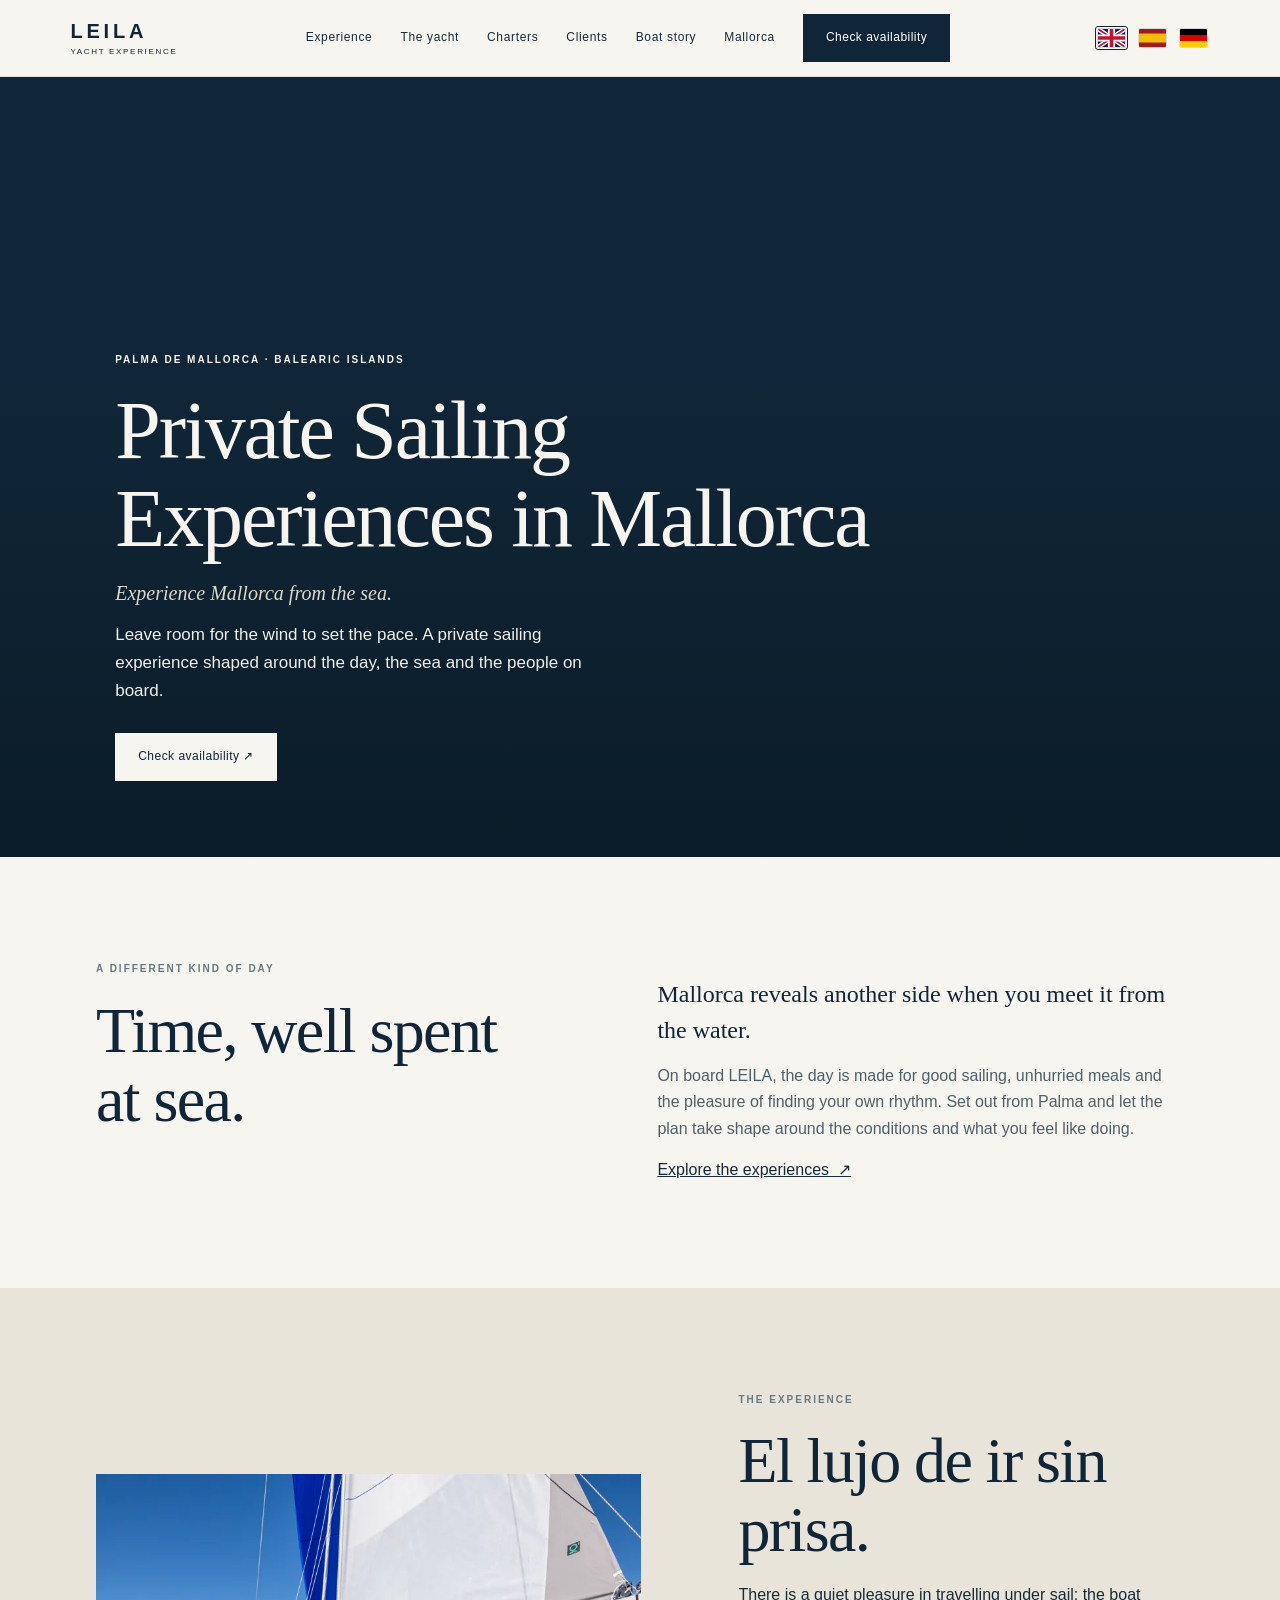
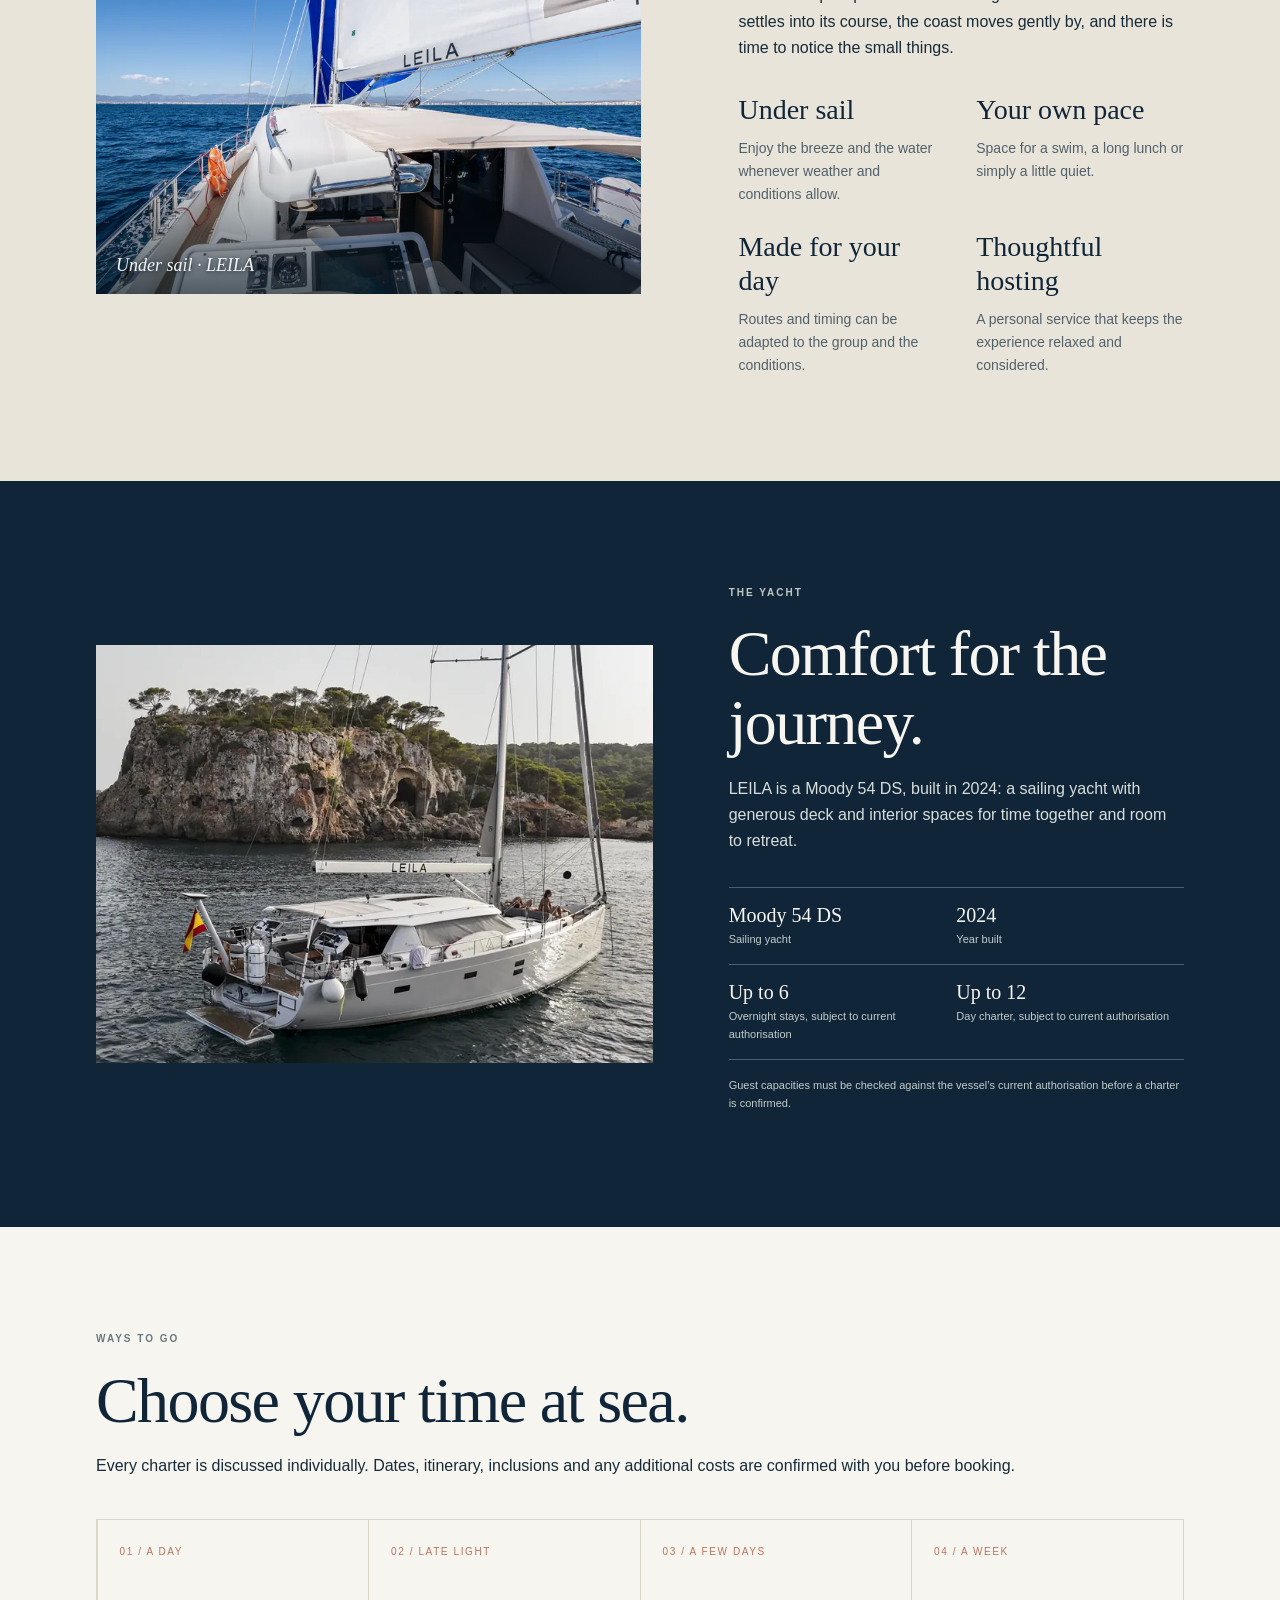
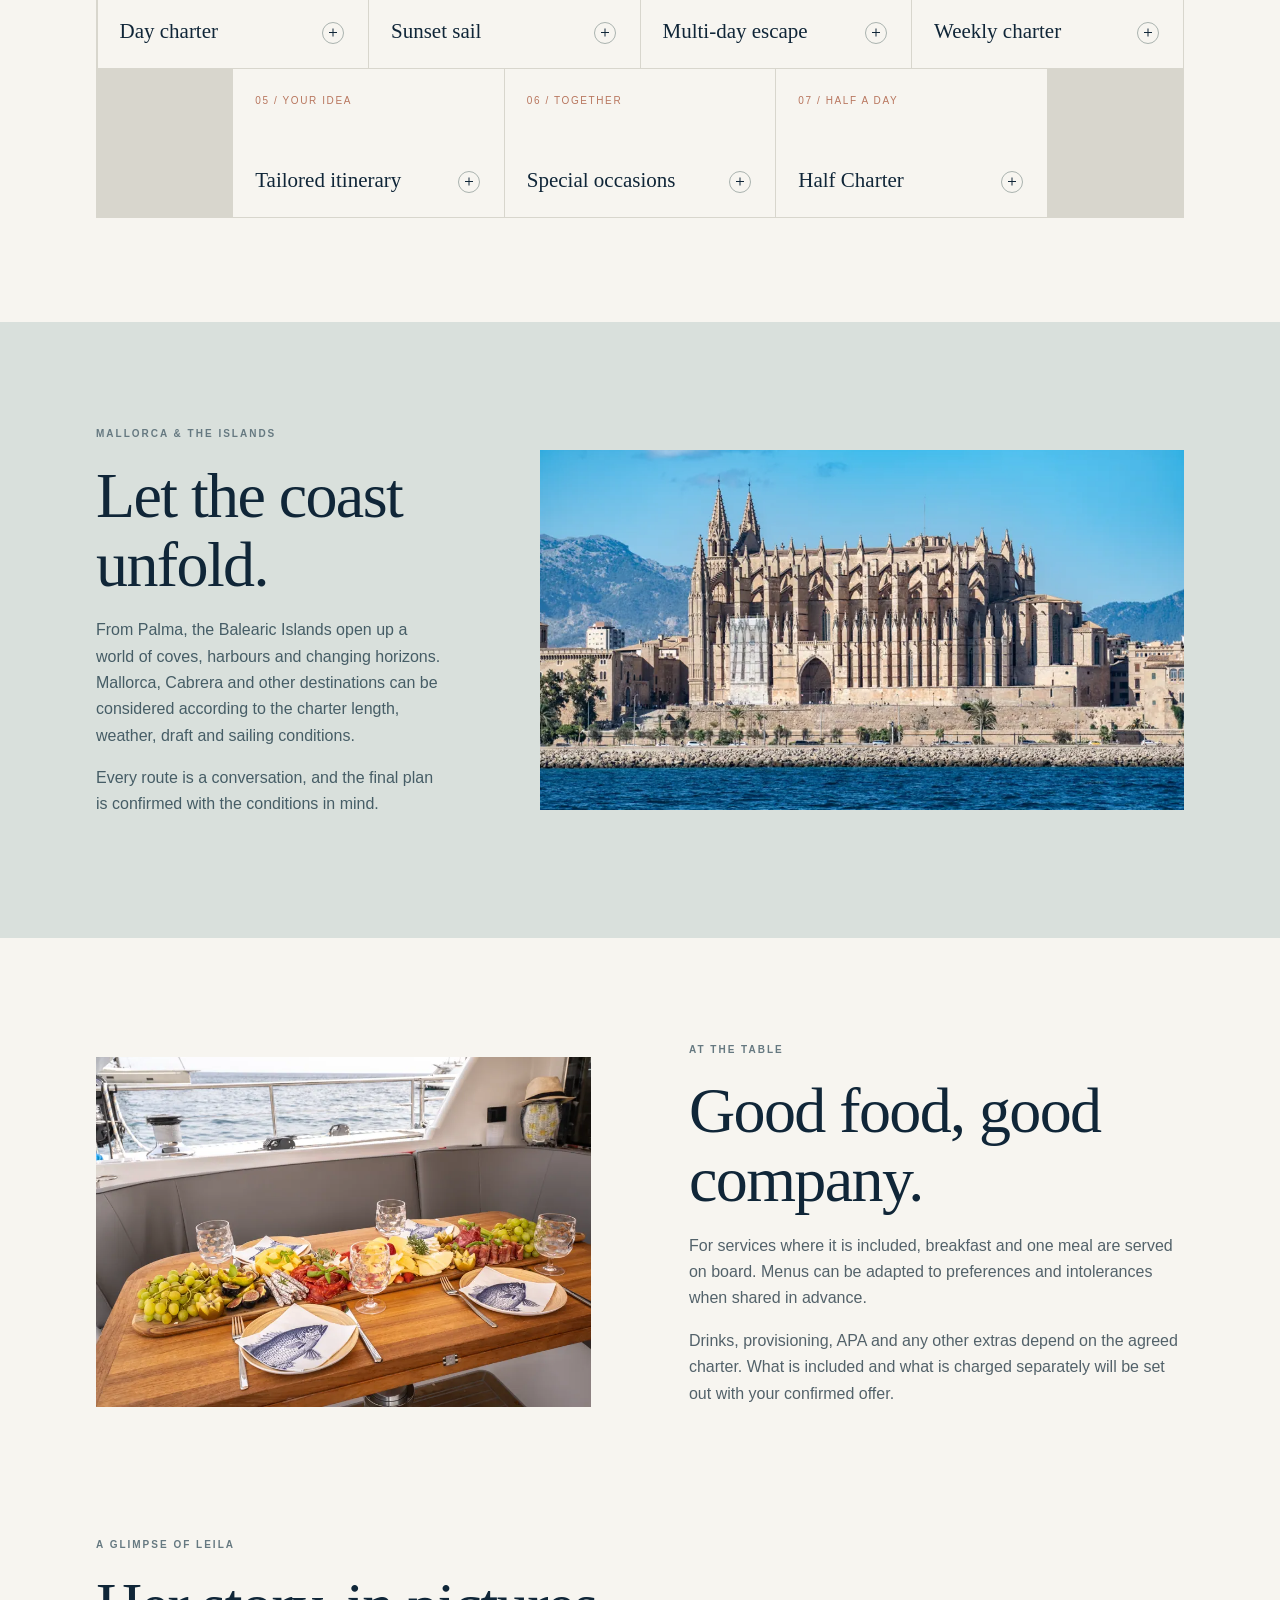
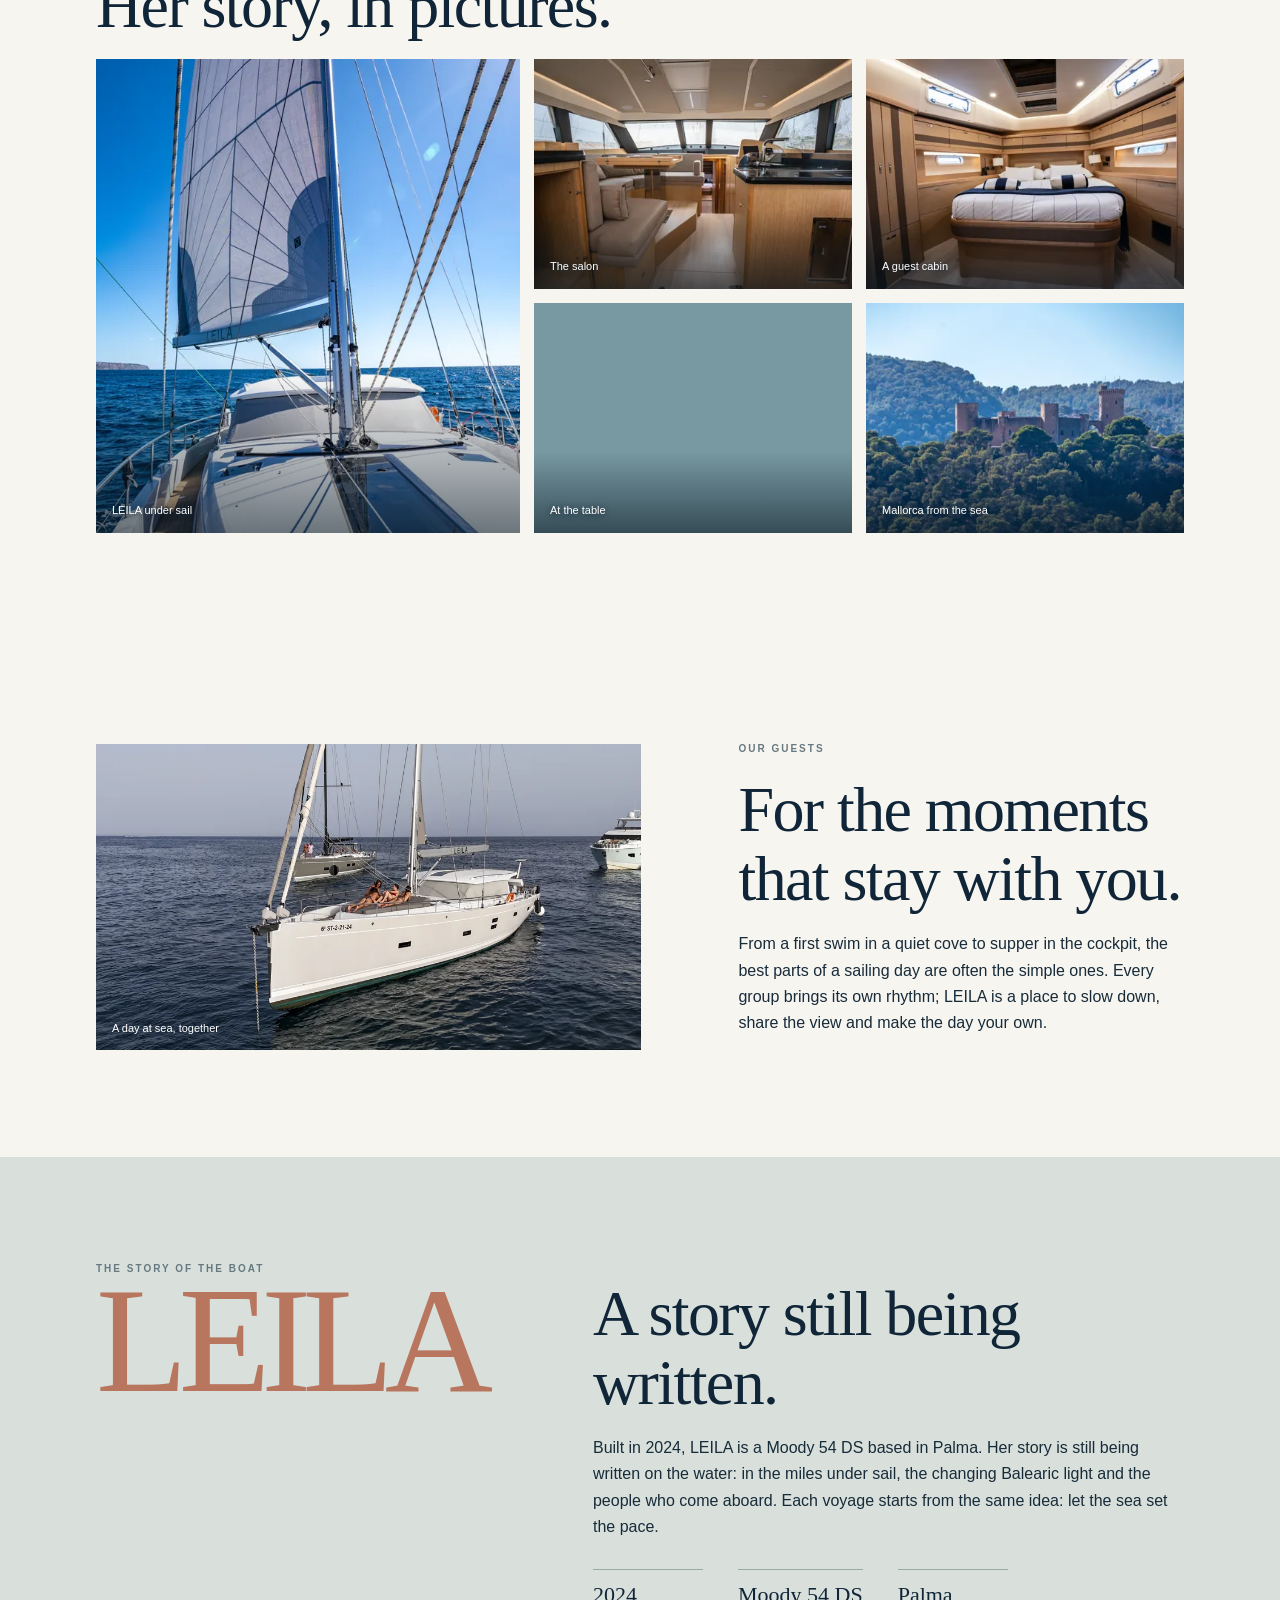
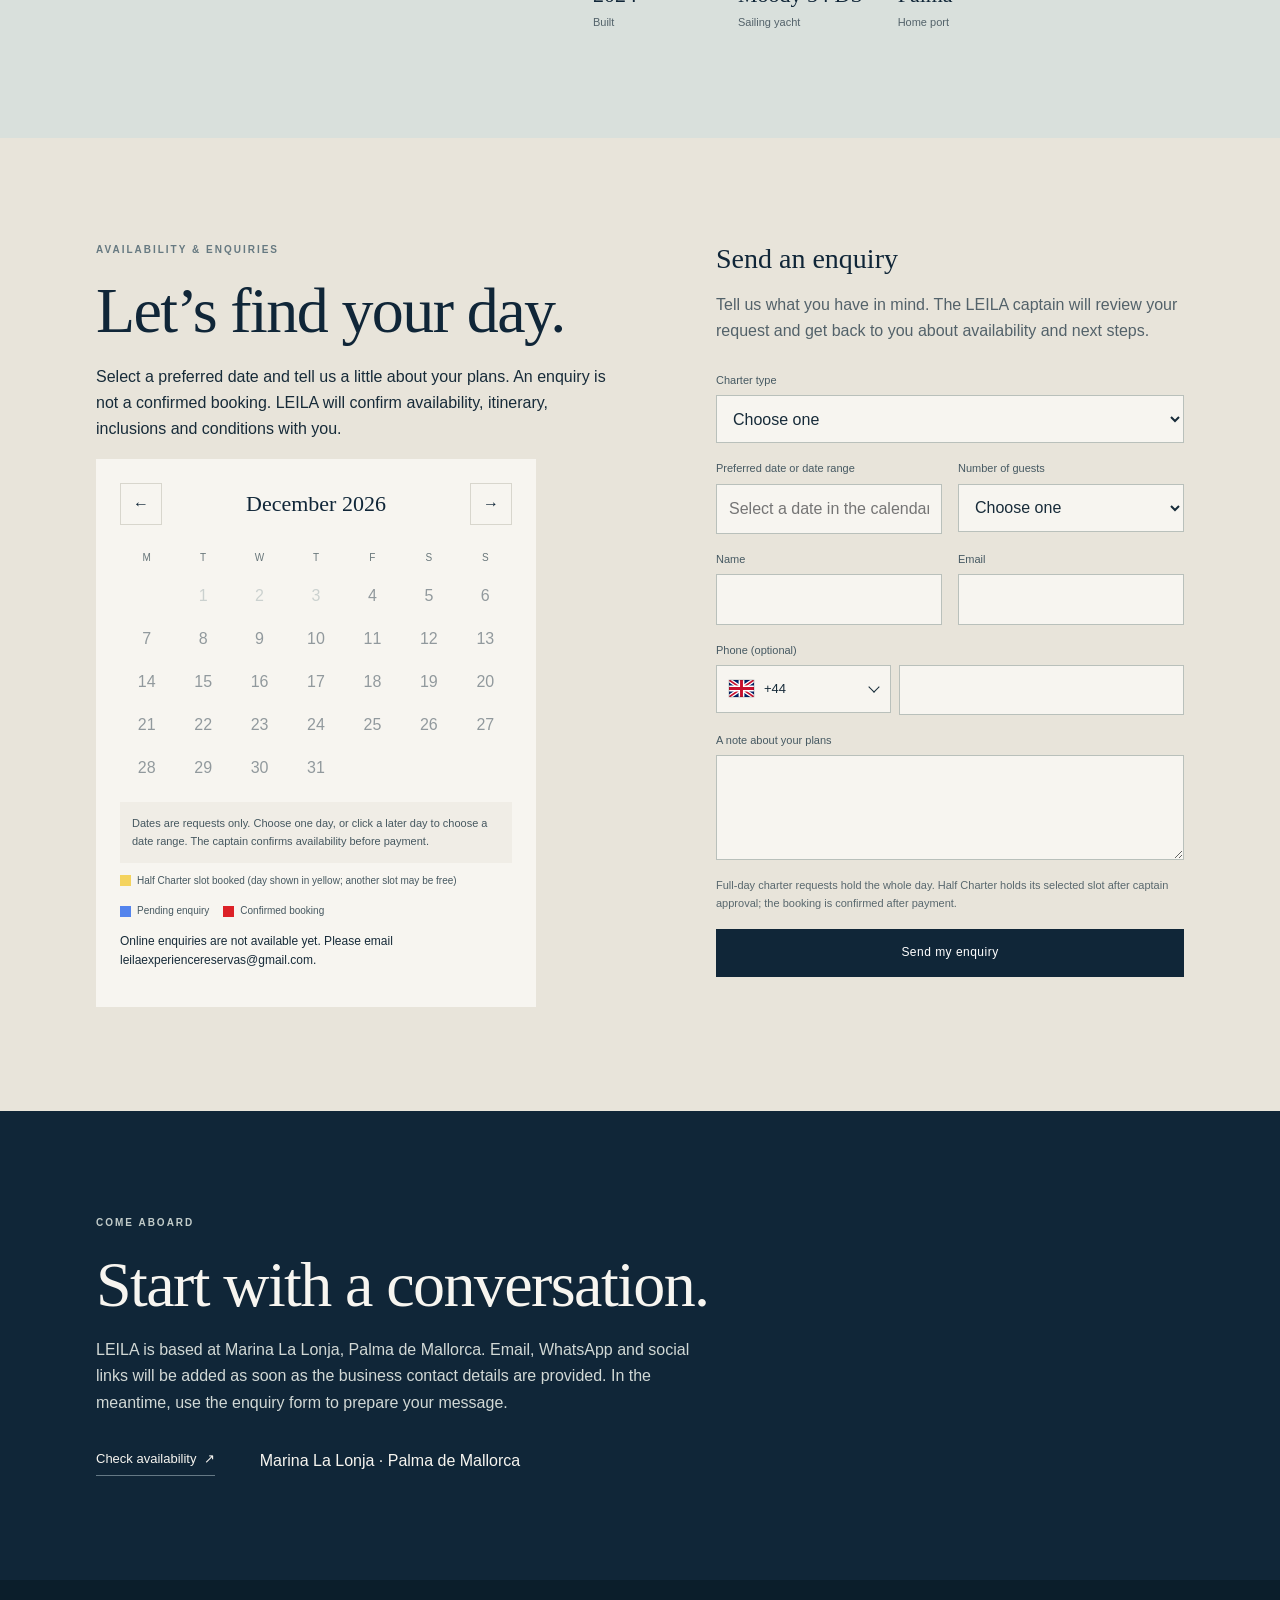
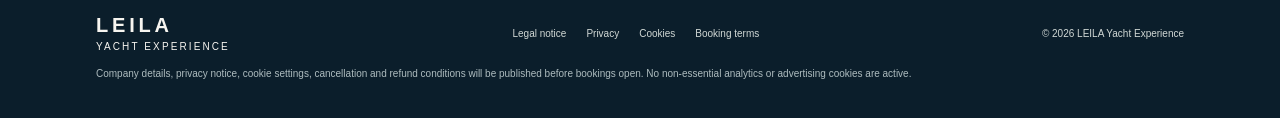
<file: en/index.html>
<!doctype html>
<html lang="en">
<head><meta charset="utf-8"><meta name="viewport" content="width=device-width,initial-scale=1"><meta name="theme-color" content="#f7f5f0"><title>Private Sailing Charter in Mallorca | LEILA Yacht Experience</title><meta name="description" content="Discover Mallorca at a slower pace aboard LEILA, a private sailing yacht based in Palma. Explore tailored day trips, sunset sails and longer escapes."><link rel="canonical" href="https://leila-yacht-experience.juanrechach.chatgpt.site/en/index.html"><link rel="alternate" hreflang="en" href="https://leila-yacht-experience.juanrechach.chatgpt.site/en/index.html"><link rel="alternate" hreflang="es" href="https://leila-yacht-experience.juanrechach.chatgpt.site/es/index.html"><link rel="alternate" hreflang="de" href="https://leila-yacht-experience.juanrechach.chatgpt.site/de/index.html"><link rel="alternate" hreflang="x-default" href="https://leila-yacht-experience.juanrechach.chatgpt.site/en/index.html"><link rel="icon" href="data:,"><link rel="stylesheet" href="../assets/site.css?v=20261025-3"><script type="application/ld+json">{"@context":"https://schema.org","@type":"Organization","name":"LEILA Yacht Experience","url":"https://leila-yacht-experience.juanrechach.chatgpt.site/en/index.html"}</script><script type="application/ld+json">{"@context":"https://schema.org","@type":"WebSite","name":"LEILA Yacht Experience","inLanguage":"en","url":"https://leila-yacht-experience.juanrechach.chatgpt.site/en/index.html"}</script><script defer src="../assets/config.js?v=20261019-7"></script><script defer src="../assets/site.js?v=20261025-3"></script></head>
<body><a class="skip" href="#main">Skip to content</a>
<header class="topbar"><nav class="nav" aria-label="Main navigation"><a class="wordmark" href="#top">LEILA<small>YACHT EXPERIENCE</small></a><div class="navlinks"><a href="#experience">Experience</a><a href="#yacht">The yacht</a><a href="#charters">Charters</a><a href="#clients">Clients</a><a href="#history">Boat story</a><a href="#destinations">Mallorca</a><a href="#request" class="button">Check availability</a></div><div class="lang flags language-switch" aria-label="Language"><a href="../en/index.html" lang="en" aria-label="English" title="English" class="current" aria-current="page"><svg class="flag-icon flag-en" viewBox="0 0 30 20" aria-hidden="true" focusable="false"><path fill="#012169" d="M0 0h30v20H0z"/><path stroke="#fff" stroke-width="5" d="M0 0l30 20M30 0L0 20"/><path stroke="#c8102e" stroke-width="2" d="M0 0l30 20M30 0L0 20"/><path stroke="#fff" stroke-width="8" d="M15 0v20M0 10h30"/><path stroke="#c8102e" stroke-width="4" d="M15 0v20M0 10h30"/></svg></a><a href="../es/index.html" lang="es" aria-label="Spanish" title="Spanish"><svg class="flag-icon flag-es" viewBox="0 0 30 20" aria-hidden="true" focusable="false"><path fill="#aa151b" d="M0 0h30v20H0z"/><path fill="#f1bf00" d="M0 5h30v10H0z"/></svg></a><a href="../de/index.html" lang="de" aria-label="German" title="German"><svg class="flag-icon flag-de" viewBox="0 0 30 20" aria-hidden="true" focusable="false"><path fill="#000" d="M0 0h30v6.67H0z"/><path fill="#dd0000" d="M0 6.67h30v6.66H0z"/><path fill="#ffce00" d="M0 13.33h30V20H0z"/></svg></a></div></nav></header>
<main id="main"><section class="hero" id="top"><picture class="hero-picture"><source media="(max-width:600px)" srcset="../assets/leila-under-sail-mobile-720.webp" type="image/webp"><img src="../assets/leila-under-sail-1280.webp" srcset="../assets/leila-under-sail-768.webp 768w, ../assets/leila-under-sail-1280.webp 1280w, ../assets/leila-under-sail-1920.webp 1920w" sizes="100vw" width="1920" height="1080" alt="LEILA sailing off Mallorca under a blue spinnaker" fetchpriority="high" loading="eager" decoding="async"></picture><div class="hero-content"><div class="eyebrow">Palma de Mallorca · Balearic Islands</div><h1>Private Sailing<br>Experiences in Mallorca</h1><div class="hero-kicker">Experience Mallorca from the sea.</div><p>Leave room for the wind to set the pace. A private sailing experience shaped around the day, the sea and the people on board.</p><a class="button light" href="#request">Check availability <span aria-hidden="true">&nbsp;↗</span></a></div></section>
<section class="section"><div class="wrap intro"><div><div class="eyebrow dark">A different kind of day</div><h2>Time, well spent at sea.</h2></div><div><p class="lead">Mallorca reveals another side when you meet it from the water.</p><p>On board LEILA, the day is made for good sailing, unhurried meals and the pleasure of finding your own rhythm. Set out from Palma and let the plan take shape around the conditions and what you feel like doing.</p><a class="textlink" href="#charters">Explore the experiences&nbsp; ↗</a></div></div></section>
<section class="section experience" id="experience"><div class="wrap cols"><figure class="experience-visual"><img src="../assets/leila-sailing-deck-960.webp" srcset="../assets/leila-sailing-deck-480.webp 480w, ../assets/leila-sailing-deck-960.webp 960w, ../assets/leila-sailing-deck-1440.webp 1440w" sizes="(max-width:800px) 86vw, 42vw" width="1440" height="960" alt="View across LEILA’s deck and sail with her name on the mainsail" loading="lazy" decoding="async"><figcaption>Under sail · LEILA</figcaption></figure><div><div class="eyebrow dark">The experience</div><h2>El lujo de ir sin prisa.</h2><p>There is a quiet pleasure in travelling under sail: the boat settles into its course, the coast moves gently by, and there is time to notice the small things.</p><div class="quiet-list"><div><h3>Under sail</h3><p>Enjoy the breeze and the water whenever weather and conditions allow.</p></div><div><h3>Your own pace</h3><p>Space for a swim, a long lunch or simply a little quiet.</p></div><div><h3>Made for your day</h3><p>Routes and timing can be adapted to the group and the conditions.</p></div><div><h3>Thoughtful hosting</h3><p>A personal service that keeps the experience relaxed and considered.</p></div></div></div></div></section>
<section class="section boat" id="yacht"><div class="wrap cols"><img class="boat-art" src="../assets/leila-at-anchor-960.webp" srcset="../assets/leila-at-anchor-480.webp 480w, ../assets/leila-at-anchor-960.webp 960w, ../assets/leila-at-anchor-1440.webp 1440w" sizes="(max-width:800px) 86vw, 46vw" width="1440" height="810" alt="LEILA at anchor beside a rocky cove on Mallorca" loading="lazy" decoding="async"><div class="boat-copy"><div class="eyebrow">The yacht</div><h2>Comfort for the journey.</h2><p>LEILA is a Moody 54 DS, built in 2024: a sailing yacht with generous deck and interior spaces for time together and room to retreat.</p><div class="specs"><div class="spec"><b>Moody 54 DS</b><span>Sailing yacht</span></div><div class="spec"><b>2024</b><span>Year built</span></div><div class="spec"><b>Up to 6</b><span>Overnight stays, subject to current authorisation</span></div><div class="spec"><b>Up to 12</b><span>Day charter, subject to current authorisation</span></div></div><p class="note">Guest capacities must be checked against the vessel’s current authorisation before a charter is confirmed.</p></div></div></section>
<section class="section experiences" id="charters"><div class="wrap"><div class="eyebrow dark">Ways to go</div><h2>Choose your time at sea.</h2><p>Every charter is discussed individually. Dates, itinerary, inclusions and any additional costs are confirmed with you before booking.</p><div class="exp-grid"><button class="exp-card" type="button" aria-controls="experience-panel" aria-expanded="false" data-title="Day charter" data-copy="A day to sail, swim and take in the coast without watching the clock. The route and pace follow the sea and the conditions."><span class="num">01 / A DAY</span><span class="exp-title">Day charter</span><span class="exp-toggle" aria-hidden="true"></span></button><button class="exp-card" type="button" aria-controls="experience-panel" aria-expanded="false" data-title="Sunset sail" data-copy="Head out as the light begins to soften. A slower way to finish the day on the water, always guided by the conditions."><span class="num">02 / LATE LIGHT</span><span class="exp-title">Sunset sail</span><span class="exp-toggle" aria-hidden="true"></span></button><button class="exp-card" type="button" aria-controls="experience-panel" aria-expanded="false" data-title="Multi-day escape" data-copy="Life on board finds its own rhythm over several days. Explore at an unhurried pace and shape the plan one day at a time."><span class="num">03 / A FEW DAYS</span><span class="exp-title">Multi-day escape</span><span class="exp-toggle" aria-hidden="true"></span></button><button class="exp-card" type="button" aria-controls="experience-panel" aria-expanded="false" data-title="Weekly charter" data-copy="A week to switch off and follow the coast under sail. We will discuss a route with you and confirm it around the weather."><span class="num">04 / A WEEK</span><span class="exp-title">Weekly charter</span><span class="exp-toggle" aria-hidden="true"></span></button><button class="exp-card" type="button" aria-controls="experience-panel" aria-expanded="false" data-title="Tailored itinerary" data-copy="Tell us what you would love the days to hold. We will shape a proposal around your dates, preferences and sailing conditions."><span class="num">05 / YOUR IDEA</span><span class="exp-title">Tailored itinerary</span><span class="exp-toggle" aria-hidden="true"></span></button><button class="exp-card" type="button" aria-controls="experience-panel" aria-expanded="false" data-title="Special occasions" data-copy="A birthday, a reunion or simply a day worth marking. Let us talk about sharing it aboard, with the sea as your backdrop."><span class="num">06 / TOGETHER</span><span class="exp-title">Special occasions</span><span class="exp-toggle" aria-hidden="true"></span></button><button class="exp-card" type="button" aria-controls="experience-panel" aria-expanded="false" data-title="Half Charter" data-copy="Choose a morning (10:00&ndash;14:00) or afternoon (16:00&ndash;20:00) slot. A shorter way to enjoy the yacht and the sea; availability is confirmed with the captain."><span class="num">07 / HALF A DAY</span><span class="exp-title">Half Charter</span><span class="exp-toggle" aria-hidden="true"></span></button></div><div class="experience-panel" id="experience-panel" tabindex="-1" aria-live="polite" hidden><img class="experience-panel-art" src="../assets/experience-at-sea.svg" alt="Original illustration of a sailing yacht on the Mediterranean."><div class="experience-panel-copy"><span class="experience-kicker">THE EXPERIENCE</span><h3 id="experience-panel-title"></h3><p id="experience-panel-description"></p><button class="experience-close" type="button">Close experience details</button></div></div></div></section>
<section class="section destinations" id="destinations"><div class="wrap destination-strip"><div><div class="eyebrow dark">Mallorca & the islands</div><h2>Let the coast unfold.</h2><p>From Palma, the Balearic Islands open up a world of coves, harbours and changing horizons. Mallorca, Cabrera and other destinations can be considered according to the charter length, weather, draft and sailing conditions.</p><p>Every route is a conversation, and the final plan is confirmed with the conditions in mind.</p></div><img class="coast" src="../assets/palma-cathedral-from-sea-960.webp" srcset="../assets/palma-cathedral-from-sea-480.webp 480w, ../assets/palma-cathedral-from-sea-960.webp 960w, ../assets/palma-cathedral-from-sea-1440.webp 1440w" sizes="(max-width:800px) 86vw, 55vw" width="1440" height="960" alt="Palma Cathedral and waterfront viewed from the sea" loading="lazy" decoding="async"></div></section>
<section class="section food" id="food"><div class="wrap cols"><img class="food-art-image" src="../assets/onboard-table-960.webp" srcset="../assets/onboard-table-480.webp 480w, ../assets/onboard-table-960.webp 960w, ../assets/onboard-table-1440.webp 1440w" sizes="(max-width:800px) 86vw, 42vw" width="1440" height="960" alt="Fruit, cheese and charcuterie served at the LEILA cockpit table" loading="lazy" decoding="async"><div><div class="eyebrow dark">At the table</div><h2>Good food, good company.</h2><p>For services where it is included, breakfast and one meal are served on board. Menus can be adapted to preferences and intolerances when shared in advance.</p><p>Drinks, provisioning, APA and any other extras depend on the agreed charter. What is included and what is charged separately will be set out with your confirmed offer.</p></div></div></section>
<section class="section gallery" id="gallery"><div class="wrap"><div class="eyebrow dark">A glimpse of LEILA</div><h2>Her story, in pictures.</h2><div class="gallery-grid">
<figure><img src="../assets/leila-sailing-detail-960.webp" srcset="../assets/leila-sailing-detail-480.webp 480w, ../assets/leila-sailing-detail-960.webp 960w, ../assets/leila-sailing-detail-1440.webp 1440w" sizes="(max-width:480px) 88vw, (max-width:800px) 42vw, 40vw" width="1440" height="960" alt="LEILA’s mainsail and the Mallorca horizon seen from her deck" loading="lazy" decoding="async"><figcaption>LEILA under sail</figcaption></figure>
<figure><img src="../assets/leila-salon-960.webp" srcset="../assets/leila-salon-480.webp 480w, ../assets/leila-salon-960.webp 960w, ../assets/leila-salon-1440.webp 1440w" sizes="(max-width:480px) 44vw, (max-width:800px) 42vw, 30vw" width="1440" height="960" alt="Bright salon aboard LEILA with a dining table and sofa" loading="lazy" decoding="async"><figcaption>The salon</figcaption></figure>
<figure><img src="../assets/leila-cabin-960.webp" srcset="../assets/leila-cabin-480.webp 480w, ../assets/leila-cabin-960.webp 960w, ../assets/leila-cabin-1440.webp 1440w" sizes="(max-width:480px) 44vw, (max-width:800px) 42vw, 30vw" width="1440" height="960" alt="Double guest cabin aboard LEILA with white and navy bedding" loading="lazy" decoding="async"><figcaption>A guest cabin</figcaption></figure>
<figure><img src="../assets/onboard-table-960.webp" srcset="../assets/onboard-table-480.webp 480w, ../assets/onboard-table-960.webp 960w, ../assets/onboard-table-1440.webp 1440w" sizes="(max-width:480px) 44vw, (max-width:800px) 42vw, 30vw" width="1440" height="960" alt="Fruit, cheese and charcuterie arranged on the cockpit table" loading="lazy" decoding="async"><figcaption>At the table</figcaption></figure>
<figure><img src="../assets/bellver-castle-from-sea-960.webp" srcset="../assets/bellver-castle-from-sea-480.webp 480w, ../assets/bellver-castle-from-sea-960.webp 960w, ../assets/bellver-castle-from-sea-1440.webp 1440w" sizes="(max-width:480px) 44vw, (max-width:800px) 42vw, 30vw" width="1440" height="960" alt="Bellver Castle above the wooded hillside of Palma" loading="lazy" decoding="async"><figcaption>Mallorca from the sea</figcaption></figure>
</div></div></section>
<section class="section clients" id="clients"><div class="wrap cols"><figure class="clients-photo"><img src="../assets/leila-guests-960.webp" srcset="../assets/leila-guests-480.webp 480w, ../assets/leila-guests-960.webp 960w, ../assets/leila-guests-1440.webp 1440w" sizes="(max-width:800px) 86vw, 42vw" width="1440" height="810" alt="Guests enjoying the sea aboard LEILA" loading="lazy" decoding="async"><figcaption>A day at sea, together</figcaption></figure><div class="clients-copy"><div class="eyebrow dark">Our guests</div><h2>For the moments that stay with you.</h2><p>From a first swim in a quiet cove to supper in the cockpit, the best parts of a sailing day are often the simple ones. Every group brings its own rhythm; LEILA is a place to slow down, share the view and make the day your own.</p></div></div></section>
<section class="section history" id="history"><div class="wrap history-grid"><div><div class="eyebrow dark">The story of the boat</div><div class="history-mark" aria-hidden="true">LEILA</div></div><div class="history-copy"><h2>A story still being written.</h2><p>Built in 2024, LEILA is a Moody 54 DS based in Palma. Her story is still being written on the water: in the miles under sail, the changing Balearic light and the people who come aboard. Each voyage starts from the same idea: let the sea set the pace.</p><div class="history-facts"><div class="history-fact"><strong>2024</strong><span>Built</span></div><div class="history-fact"><strong>Moody 54 DS</strong><span>Sailing yacht</span></div><div class="history-fact"><strong>Palma</strong><span>Home port</span></div></div></div></div></section>
<section class="section availability" id="request"><div class="wrap cols"><div><div class="eyebrow dark">Availability & enquiries</div><h2>Let’s find your day.</h2><p>Select a preferred date and tell us a little about your plans. An enquiry is not a confirmed booking. LEILA will confirm availability, itinerary, inclusions and conditions with you.</p><div class="calendar" aria-label="Select a preferred date"><div class="cal-head"><button id="prev" type="button" aria-label="Previous month">←</button><div id="cal-title" class="cal-title" aria-live="polite"></div><button id="next" type="button" aria-label="Next month">→</button></div><div id="cal-days" class="days" role="group" aria-label="Calendar dates"></div><p class="cal-note">Dates are requests only. Choose one day, or click a later day to choose a date range. The captain confirms availability before payment.</p><div class="calendar-legend" aria-label="Calendar key"><span><i class="half-charter-key" aria-hidden="true"></i>Half Charter slot booked (day shown in yellow; another slot may be free)</span><span><i class="pending-key" aria-hidden="true"></i>Pending enquiry</span><span><i class="confirmed-key" aria-hidden="true"></i>Confirmed booking</span></div><p id="picked" aria-live="polite" style="font-size:12px"></p></div></div><div class="request-copy"><h3>Send an enquiry</h3><p>Tell us what you have in mind. The LEILA captain will review your request and get back to you about availability and next steps.</p><form class="form" id="request-form"><div class="field full"><label for="type">Charter type</label><select id="type" name="type" required><option value="">Choose one</option><option>Day charter</option><option>Sunset sail</option><option>Multi-day escape</option><option>Weekly charter</option><option>Tailored itinerary</option><option>Special occasion</option><option value="Half Charter">Half Charter</option></select></div><p class="charter-price" id="charter-price" aria-live="polite" hidden></p><div class="field"><label for="date">Preferred date or date range</label><input id="date" name="date" type="text" placeholder="Select a date in the calendar" readonly required aria-readonly="true" autocomplete="off"></div><div class="field"><label for="guests">Number of guests</label><select id="guests" name="guests" required><option value="">Choose one</option><option value="1">1</option><option value="2">2</option><option value="3">3</option><option value="4">4</option><option value="5">5</option><option value="6">6</option><option value="7">7</option><option value="8">8</option><option value="9">9</option><option value="10">10</option><option value="11">11</option><option value="12">12</option></select></div><div class="field"><label for="name">Name</label><input id="name" name="name" autocomplete="name" required></div><div class="field"><label for="email">Email</label><input id="email" name="email" type="email" autocomplete="email" required></div><div class="field full"><label for="phone">Phone (optional)</label><div class="phone-fields"><select id="phone-country-code" aria-label="International calling code"><option value="+34" data-country="es">+34</option><option value="+44" selected data-country="gb">+44</option><option value="+49" data-country="de">+49</option><option value="+1" data-country="us">+1</option><option value="+33" data-country="fr">+33</option><option value="+39" data-country="it">+39</option><option value="+31" data-country="nl">+31</option><option value="+32" data-country="be">+32</option><option value="+41" data-country="ch">+41</option><option value="+43" data-country="at">+43</option><option value="+351" data-country="pt">+351</option><option value="+353" data-country="ie">+353</option><option value="+46" data-country="se">+46</option><option value="+47" data-country="no">+47</option><option value="+45" data-country="dk">+45</option><option value="+358" data-country="fi">+358</option><option value="+48" data-country="pl">+48</option><option value="+30" data-country="gr">+30</option><option value="+61" data-country="au">+61</option><option value="+64" data-country="nz">+64</option></select><input id="phone" name="phone" type="text" inputmode="tel" autocomplete="tel-national"></div></div><div class="field full"><label for="message">A note about your plans</label><textarea id="message" name="message"></textarea></div><p class="form-hint">Full-day charter requests hold the whole day. Half Charter holds its selected slot after captain approval; the booking is confirmed after payment.</p><button class="button" type="submit">Send my enquiry</button><div class="status" id="request-status" role="status" aria-live="polite" hidden></div></form></div></div></section>
<section class="section contact" id="contact"><div class="wrap"><div class="eyebrow">Come aboard</div><h2>Start with a conversation.</h2><p>LEILA is based at Marina La Lonja, Palma de Mallorca. Email, WhatsApp and social links will be added as soon as the business contact details are provided. In the meantime, use the enquiry form to prepare your message.</p><div class="contact-row"><a href="#request">Check availability&nbsp; ↗</a><span>Marina La Lonja · Palma de Mallorca</span></div></div></section></main>
<footer class="footer"><div class="footer-inner"><a class="wordmark" href="#top" style="color:#f7f5f0">LEILA<small>YACHT EXPERIENCE</small></a><div class="footlinks"><a href="#legal">Legal notice</a><a href="#legal">Privacy</a><a href="#legal">Cookies</a><a href="#legal">Booking terms</a></div><small>© <span id="year">2026</span> LEILA Yacht Experience</small></div><p class="legal-note" id="legal">Company details, privacy notice, cookie settings, cancellation and refund conditions will be published before bookings open. No non-essential analytics or advertising cookies are active.</p></footer></body></html>
</file>
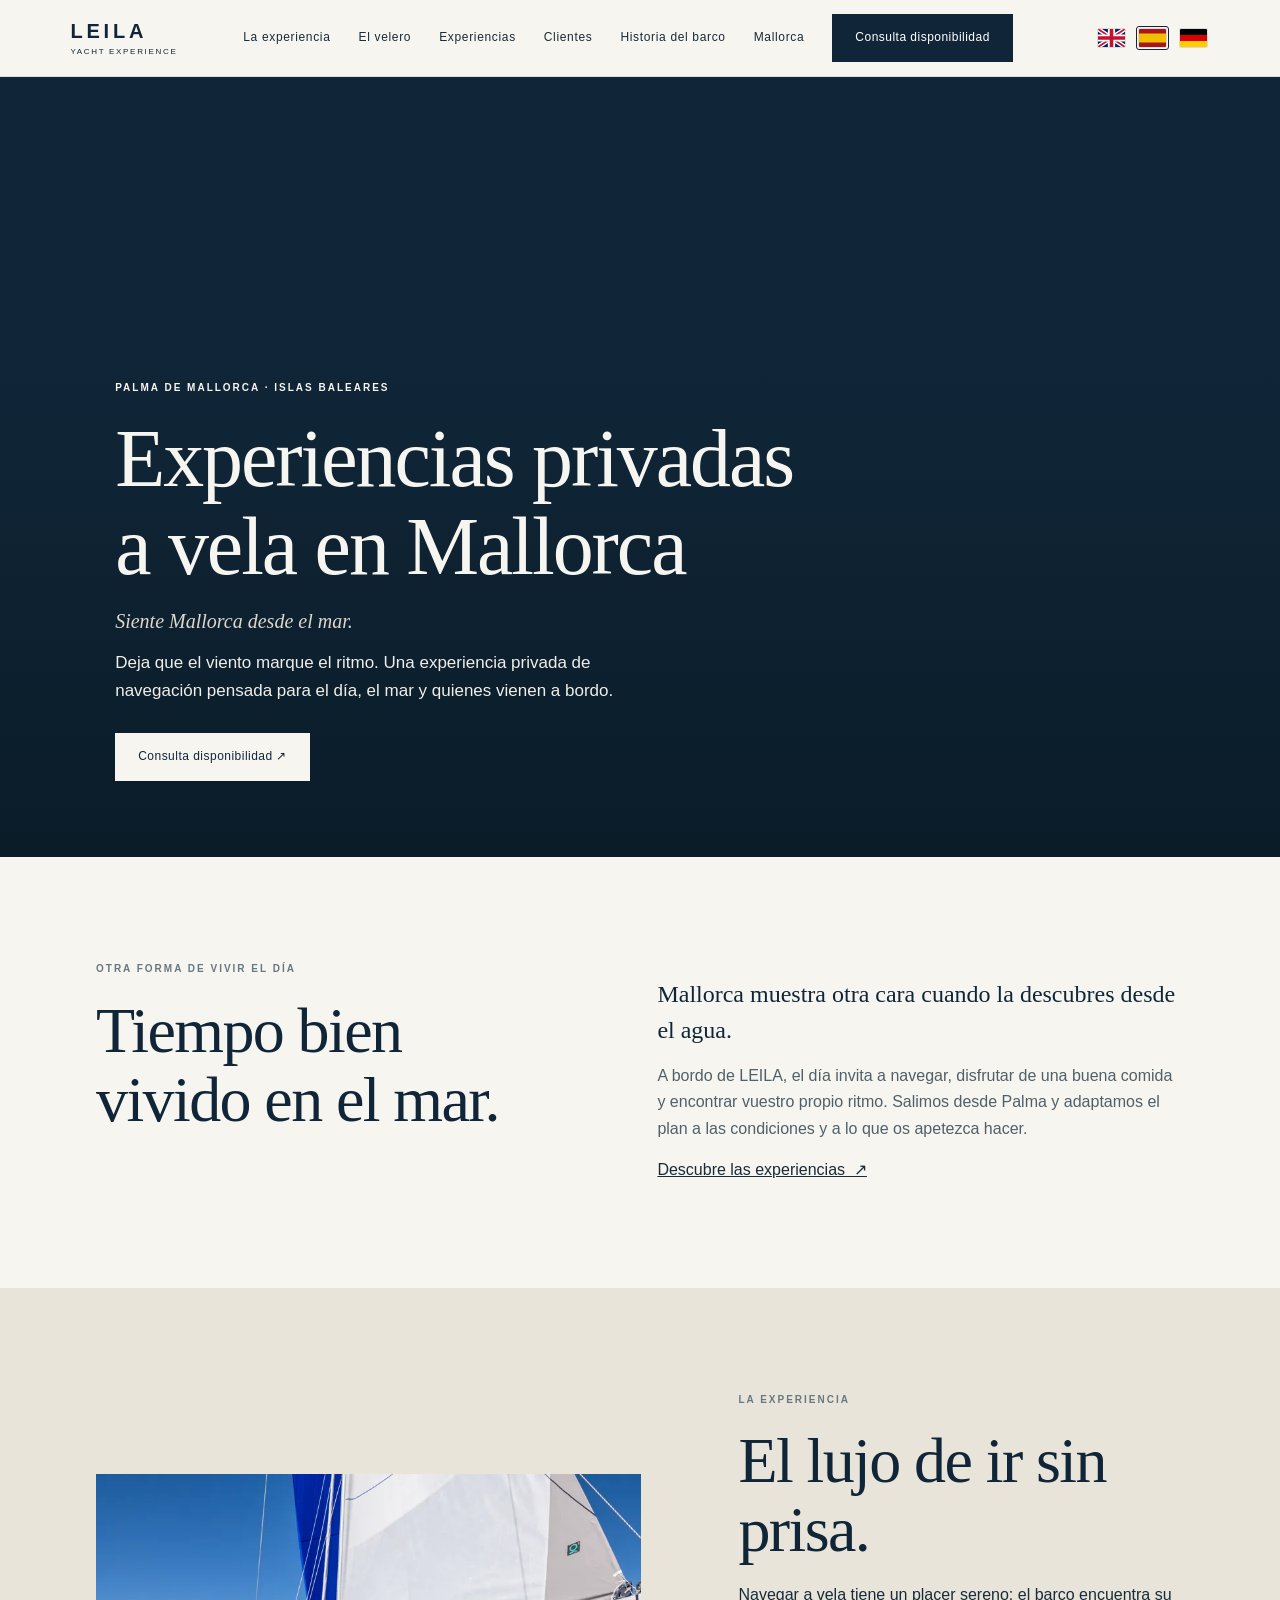
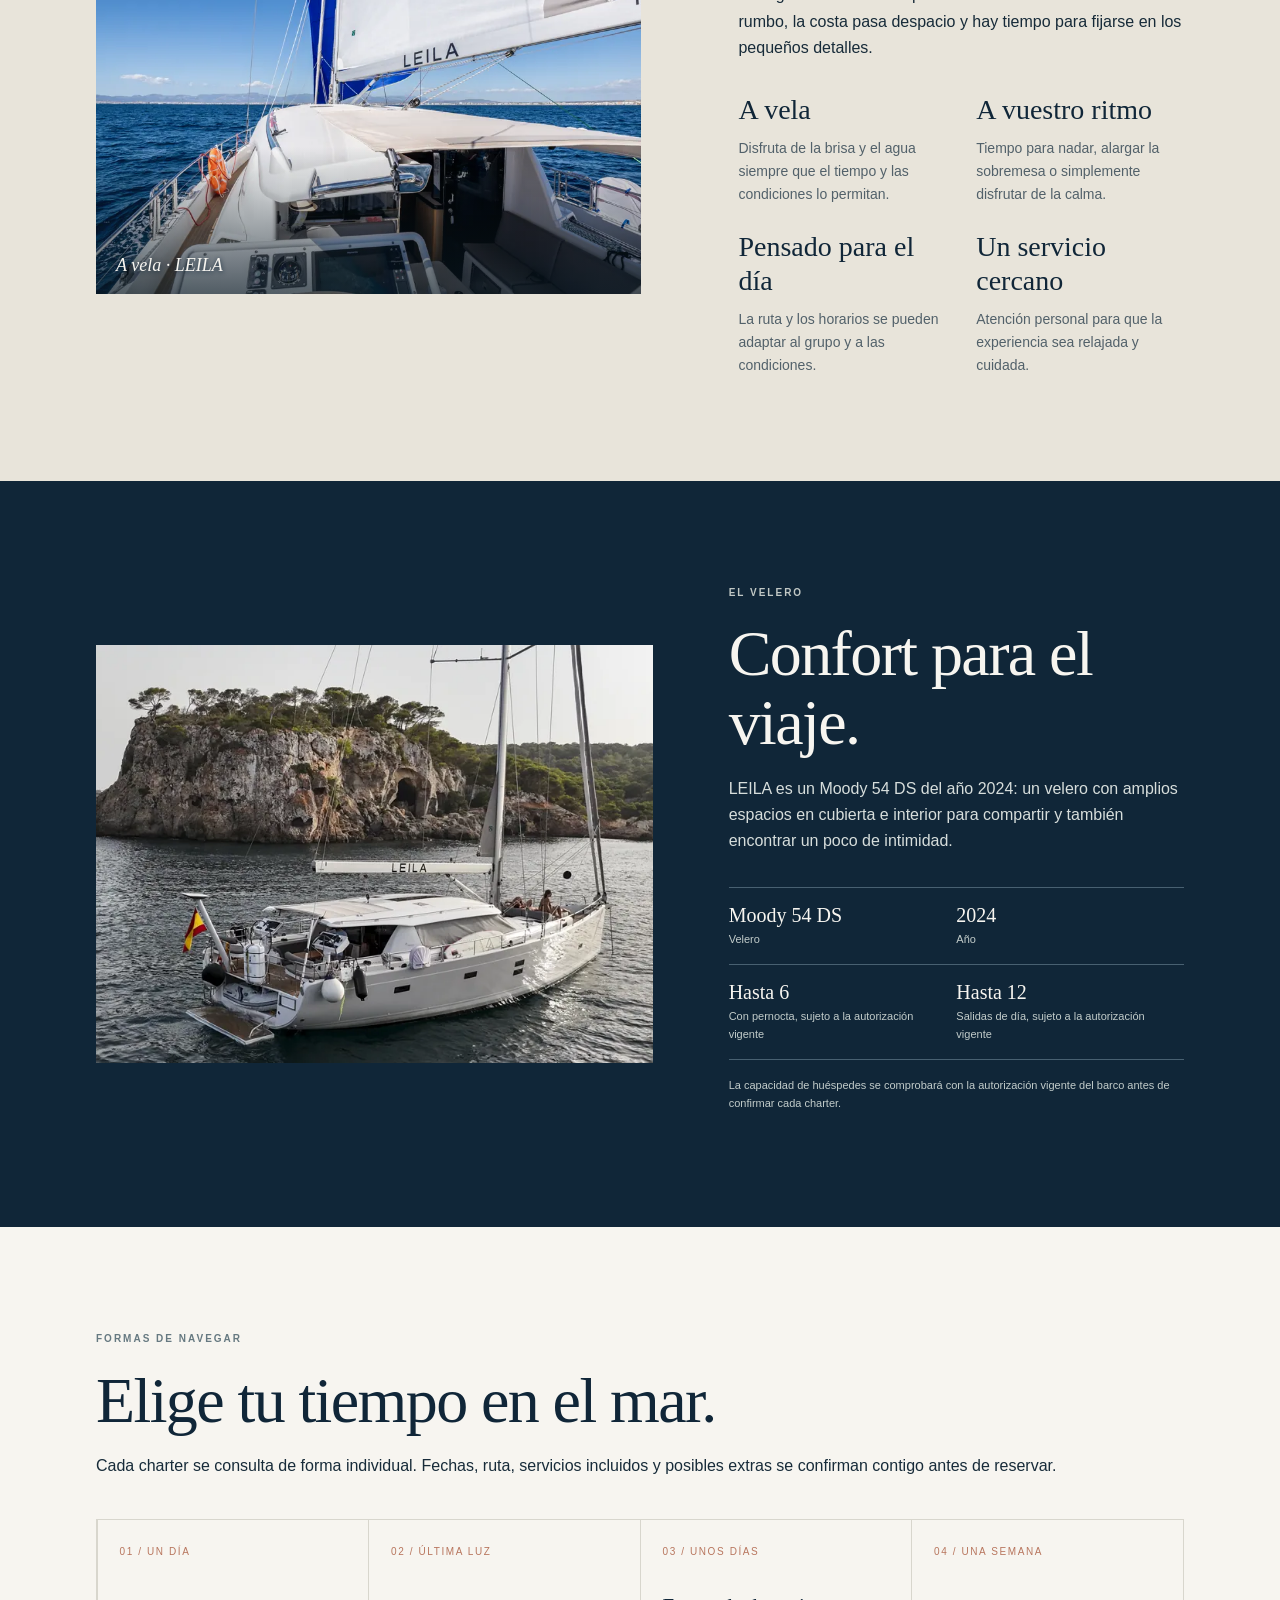
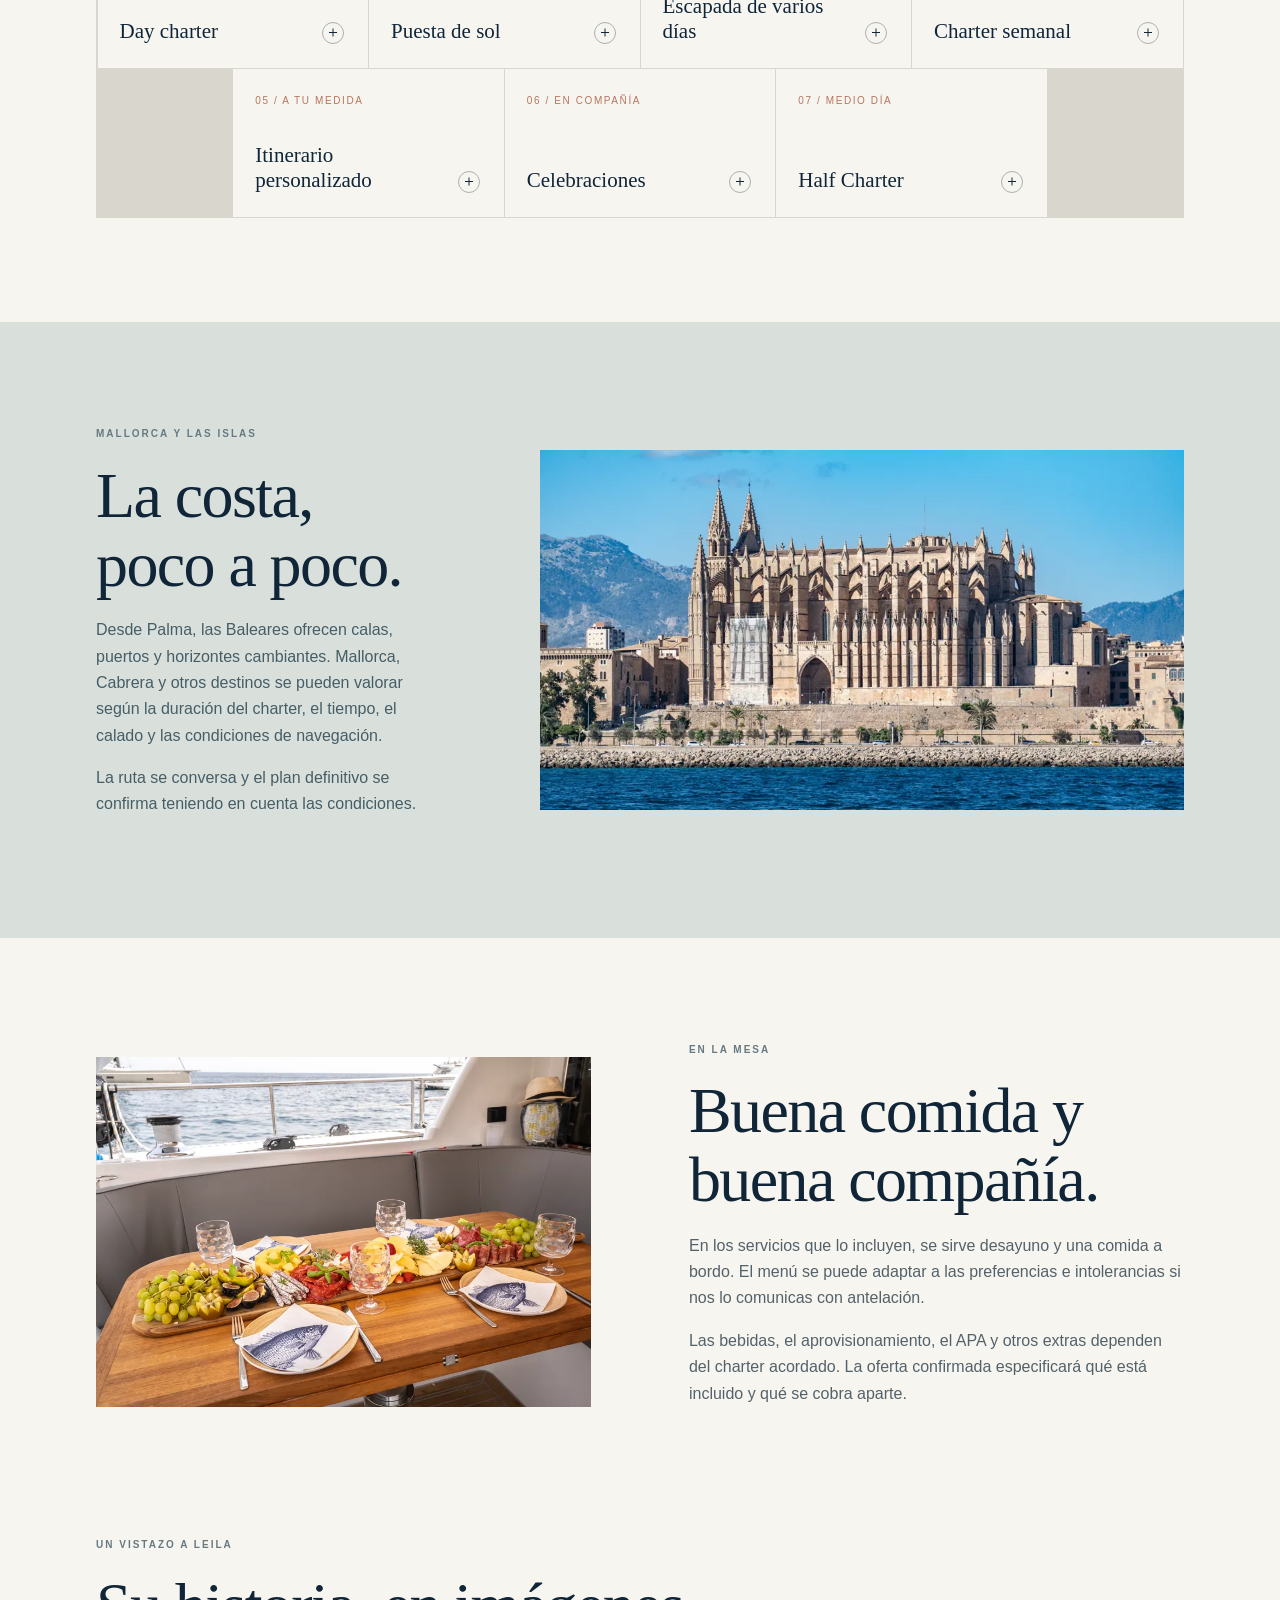
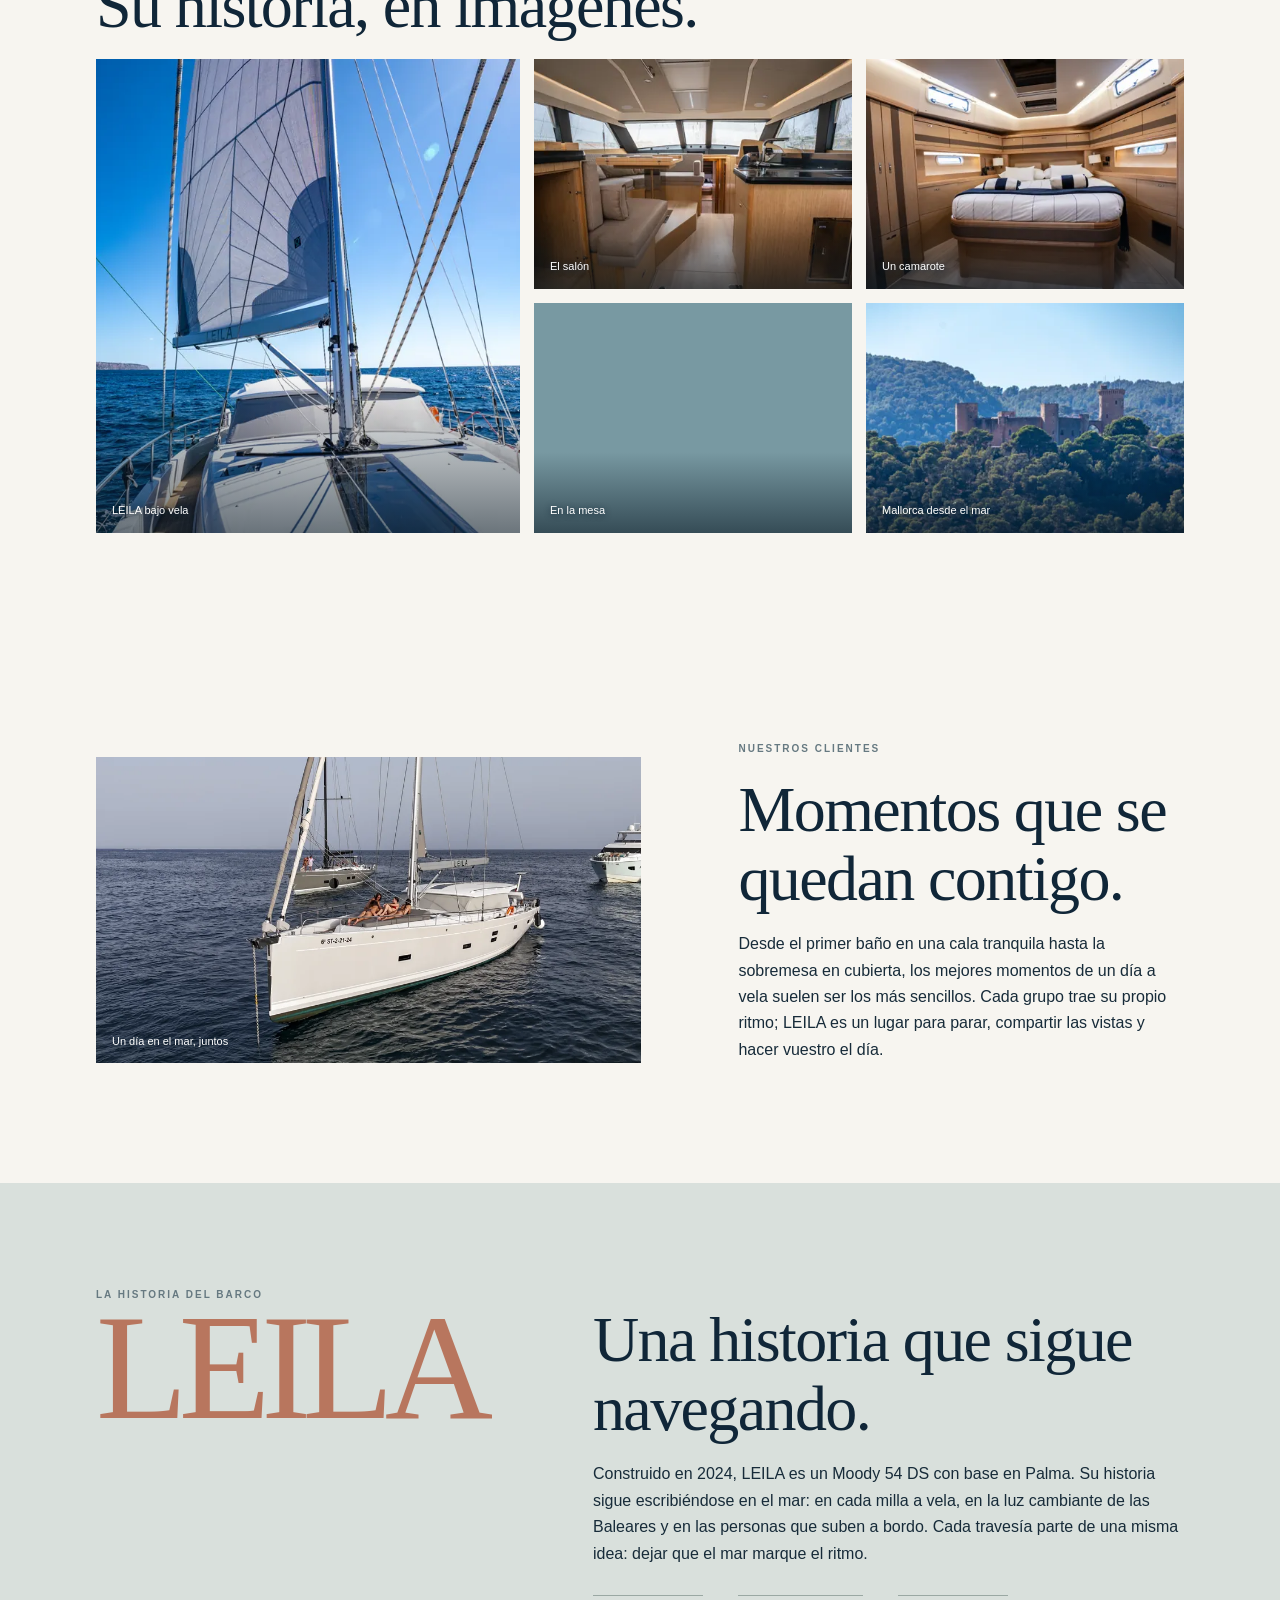
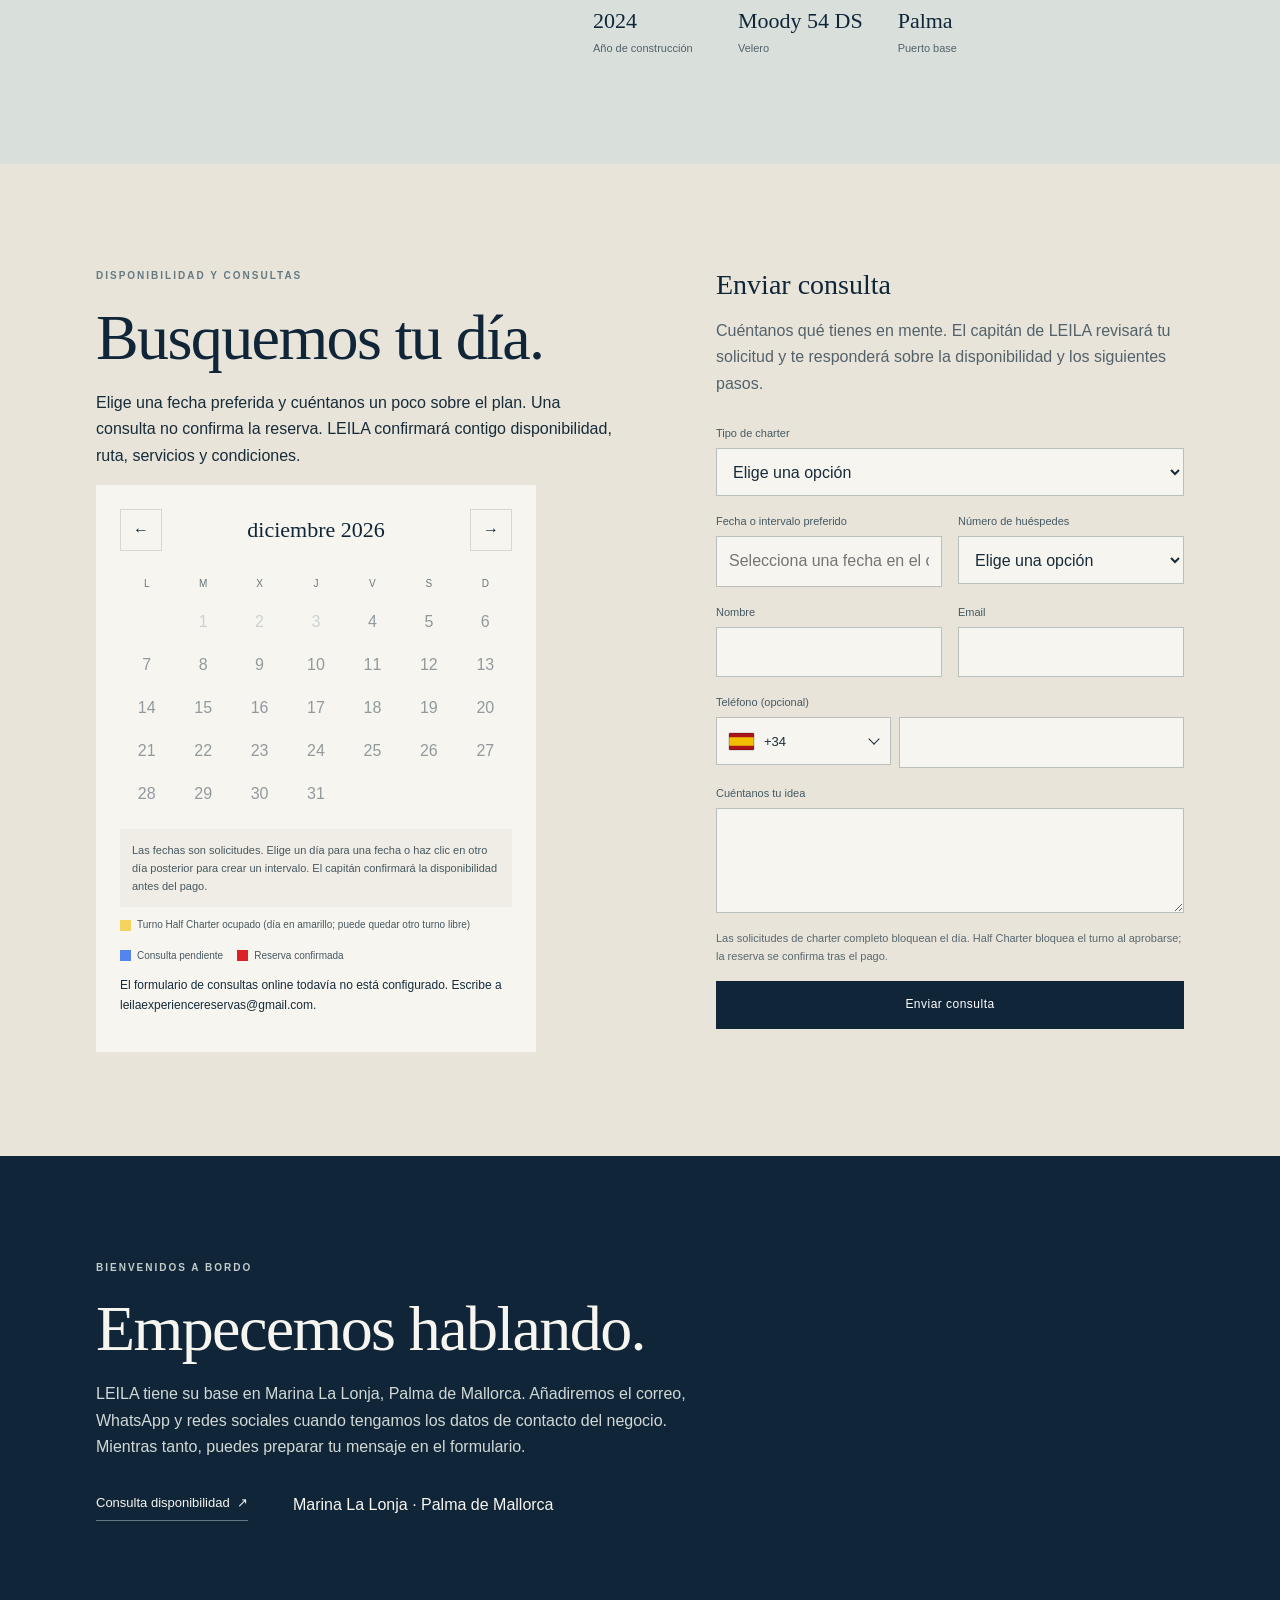
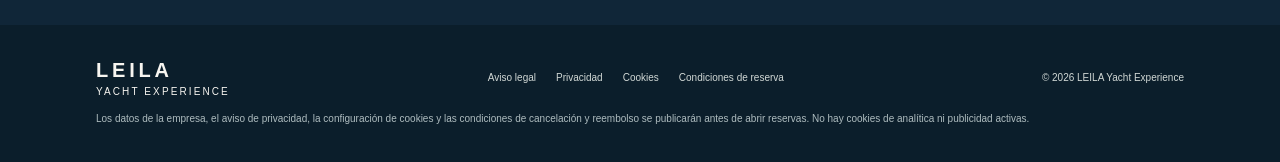
<file: es/index.html>
<!doctype html>
<html lang="es">
<head><meta charset="utf-8"><meta name="viewport" content="width=device-width,initial-scale=1"><meta name="theme-color" content="#f7f5f0"><title>Charter privado a vela en Mallorca | LEILA Yacht Experience</title><meta name="description" content="Descubre Mallorca a otro ritmo a bordo de LEILA, un velero privado con base en Palma. Explora salidas de día, navegación al atardecer y travesías de varios días."><link rel="canonical" href="https://leila-yacht-experience.juanrechach.chatgpt.site/es/index.html"><link rel="alternate" hreflang="en" href="https://leila-yacht-experience.juanrechach.chatgpt.site/en/index.html"><link rel="alternate" hreflang="es" href="https://leila-yacht-experience.juanrechach.chatgpt.site/es/index.html"><link rel="alternate" hreflang="de" href="https://leila-yacht-experience.juanrechach.chatgpt.site/de/index.html"><link rel="alternate" hreflang="x-default" href="https://leila-yacht-experience.juanrechach.chatgpt.site/en/index.html"><link rel="icon" href="data:,"><link rel="stylesheet" href="../assets/site.css?v=20261025-3"><script type="application/ld+json">{"@context":"https://schema.org","@type":"Organization","name":"LEILA Yacht Experience","url":"https://leila-yacht-experience.juanrechach.chatgpt.site/es/index.html"}</script><script type="application/ld+json">{"@context":"https://schema.org","@type":"WebSite","name":"LEILA Yacht Experience","inLanguage":"es","url":"https://leila-yacht-experience.juanrechach.chatgpt.site/es/index.html"}</script><script defer src="../assets/config.js?v=20261019-7"></script><script defer src="../assets/site.js?v=20261025-3"></script></head>
<body><a class="skip" href="#main">Saltar al contenido</a>
<header class="topbar"><nav class="nav" aria-label="Navegaci&#243;n principal"><a class="wordmark" href="#top">LEILA<small>YACHT EXPERIENCE</small></a><div class="navlinks"><a href="#experience">La experiencia</a><a href="#yacht">El velero</a><a href="#charters">Experiencias</a><a href="#clients">Clientes</a><a href="#history">Historia del barco</a><a href="#destinations">Mallorca</a><a href="#request" class="button">Consulta disponibilidad</a></div><div class="lang flags language-switch" aria-label="Idioma"><a href="../en/index.html" lang="en" aria-label="Ingles" title="Ingles"><svg class="flag-icon flag-en" viewBox="0 0 30 20" aria-hidden="true" focusable="false"><path fill="#012169" d="M0 0h30v20H0z"/><path stroke="#fff" stroke-width="5" d="M0 0l30 20M30 0L0 20"/><path stroke="#c8102e" stroke-width="2" d="M0 0l30 20M30 0L0 20"/><path stroke="#fff" stroke-width="8" d="M15 0v20M0 10h30"/><path stroke="#c8102e" stroke-width="4" d="M15 0v20M0 10h30"/></svg></a><a href="../es/index.html" lang="es" aria-label="Espanol" title="Espanol" class="current" aria-current="page"><svg class="flag-icon flag-es" viewBox="0 0 30 20" aria-hidden="true" focusable="false"><path fill="#aa151b" d="M0 0h30v20H0z"/><path fill="#f1bf00" d="M0 5h30v10H0z"/></svg></a><a href="../de/index.html" lang="de" aria-label="Aleman" title="Aleman"><svg class="flag-icon flag-de" viewBox="0 0 30 20" aria-hidden="true" focusable="false"><path fill="#000" d="M0 0h30v6.67H0z"/><path fill="#dd0000" d="M0 6.67h30v6.66H0z"/><path fill="#ffce00" d="M0 13.33h30V20H0z"/></svg></a></div></nav></header>
<main id="main"><section class="hero" id="top"><picture class="hero-picture"><source media="(max-width:600px)" srcset="../assets/leila-under-sail-mobile-720.webp" type="image/webp"><img src="../assets/leila-under-sail-1280.webp" srcset="../assets/leila-under-sail-768.webp 768w, ../assets/leila-under-sail-1280.webp 1280w, ../assets/leila-under-sail-1920.webp 1920w" sizes="100vw" width="1920" height="1080" alt="LEILA navegando frente a Mallorca con el spi azul izado" fetchpriority="high" loading="eager" decoding="async"></picture><div class="hero-content"><div class="eyebrow">Palma de Mallorca · Islas Baleares</div><h1>Experiencias privadas<br>a vela en Mallorca</h1><div class="hero-kicker">Siente Mallorca desde el mar.</div><p>Deja que el viento marque el ritmo. Una experiencia privada de navegación pensada para el día, el mar y quienes vienen a bordo.</p><a class="button light" href="#request">Consulta disponibilidad <span aria-hidden="true">&nbsp;↗</span></a></div></section>
<section class="section"><div class="wrap intro"><div><div class="eyebrow dark">Otra forma de vivir el día</div><h2>Tiempo bien vivido en el mar.</h2></div><div><p class="lead">Mallorca muestra otra cara cuando la descubres desde el agua.</p><p>A bordo de LEILA, el día invita a navegar, disfrutar de una buena comida y encontrar vuestro propio ritmo. Salimos desde Palma y adaptamos el plan a las condiciones y a lo que os apetezca hacer.</p><a class="textlink" href="#charters">Descubre las experiencias&nbsp; ↗</a></div></div></section>
<section class="section experience" id="experience"><div class="wrap cols"><figure class="experience-visual"><img src="../assets/leila-sailing-deck-960.webp" srcset="../assets/leila-sailing-deck-480.webp 480w, ../assets/leila-sailing-deck-960.webp 960w, ../assets/leila-sailing-deck-1440.webp 1440w" sizes="(max-width:800px) 86vw, 42vw" width="1440" height="960" alt="Cubierta y vela de LEILA; su nombre se lee en la vela mayor" loading="lazy" decoding="async"><figcaption>A vela · LEILA</figcaption></figure><div><div class="eyebrow dark">La experiencia</div><h2>El lujo de ir sin prisa.</h2><p>Navegar a vela tiene un placer sereno: el barco encuentra su rumbo, la costa pasa despacio y hay tiempo para fijarse en los pequeños detalles.</p><div class="quiet-list"><div><h3>A vela</h3><p>Disfruta de la brisa y el agua siempre que el tiempo y las condiciones lo permitan.</p></div><div><h3>A vuestro ritmo</h3><p>Tiempo para nadar, alargar la sobremesa o simplemente disfrutar de la calma.</p></div><div><h3>Pensado para el día</h3><p>La ruta y los horarios se pueden adaptar al grupo y a las condiciones.</p></div><div><h3>Un servicio cercano</h3><p>Atención personal para que la experiencia sea relajada y cuidada.</p></div></div></div></div></section>
<section class="section boat" id="yacht"><div class="wrap cols"><img class="boat-art" src="../assets/leila-at-anchor-960.webp" srcset="../assets/leila-at-anchor-480.webp 480w, ../assets/leila-at-anchor-960.webp 960w, ../assets/leila-at-anchor-1440.webp 1440w" sizes="(max-width:800px) 86vw, 46vw" width="1440" height="810" alt="LEILA fondeada junto a una cala rocosa de Mallorca" loading="lazy" decoding="async"><div class="boat-copy"><div class="eyebrow">El velero</div><h2>Confort para el viaje.</h2><p>LEILA es un Moody 54 DS del año 2024: un velero con amplios espacios en cubierta e interior para compartir y también encontrar un poco de intimidad.</p><div class="specs"><div class="spec"><b>Moody 54 DS</b><span>Velero</span></div><div class="spec"><b>2024</b><span>Año</span></div><div class="spec"><b>Hasta 6</b><span>Con pernocta, sujeto a la autorización vigente</span></div><div class="spec"><b>Hasta 12</b><span>Salidas de día, sujeto a la autorización vigente</span></div></div><p class="note">La capacidad de huéspedes se comprobará con la autorización vigente del barco antes de confirmar cada charter.</p></div></div></section>
<section class="section experiences" id="charters"><div class="wrap"><div class="eyebrow dark">Formas de navegar</div><h2>Elige tu tiempo en el mar.</h2><p>Cada charter se consulta de forma individual. Fechas, ruta, servicios incluidos y posibles extras se confirman contigo antes de reservar.</p><div class="exp-grid"><button class="exp-card" type="button" aria-controls="experience-panel" aria-expanded="false" data-title="Day charter" data-copy="Una jornada para navegar, nadar y disfrutar de la costa sin mirar el reloj. El rumbo y el ritmo se adaptan a las condiciones del mar."><span class="num">01 / UN D&Iacute;A</span><span class="exp-title">Day charter</span><span class="exp-toggle" aria-hidden="true"></span></button><button class="exp-card" type="button" aria-controls="experience-panel" aria-expanded="false" data-title="Puesta de sol" data-copy="Sal al agua cuando la luz empieza a cambiar. Un plan pausado para terminar el d&iacute;a en el mar, sujeto a las condiciones."><span class="num">02 / &Uacute;LTIMA LUZ</span><span class="exp-title">Puesta de sol</span><span class="exp-toggle" aria-hidden="true"></span></button><button class="exp-card" type="button" aria-controls="experience-panel" aria-expanded="false" data-title="Escapada de varios d&iacute;as" data-copy="A bordo, los d&iacute;as encuentran otro ritmo. Una traves&iacute;a de varias jornadas permite explorar con calma y ajustar el plan d&iacute;a a d&iacute;a."><span class="num">03 / UNOS D&Iacute;AS</span><span class="exp-title">Escapada de varios d&iacute;as</span><span class="exp-toggle" aria-hidden="true"></span></button><button class="exp-card" type="button" aria-controls="experience-panel" aria-expanded="false" data-title="Charter semanal" data-copy="Una semana para desconectar y recorrer la costa a vela. La ruta se conversa contigo y se confirma seg&uacute;n el tiempo."><span class="num">04 / UNA SEMANA</span><span class="exp-title">Charter semanal</span><span class="exp-toggle" aria-hidden="true"></span></button><button class="exp-card" type="button" aria-controls="experience-panel" aria-expanded="false" data-title="Itinerario personalizado" data-copy="Cu&eacute;ntanos qu&eacute; te gustar&iacute;a vivir. Prepararemos una propuesta a medida de tus fechas, tus preferencias y las condiciones de navegaci&oacute;n."><span class="num">05 / A TU MEDIDA</span><span class="exp-title">Itinerario personalizado</span><span class="exp-toggle" aria-hidden="true"></span></button><button class="exp-card" type="button" aria-controls="experience-panel" aria-expanded="false" data-title="Celebraciones" data-copy="Un cumplea&ntilde;os, un reencuentro o simplemente un d&iacute;a especial. Hablemos de c&oacute;mo compartirlo a bordo, con el mar como tel&oacute;n de fondo."><span class="num">06 / EN COMPA&Ntilde;&Iacute;A</span><span class="exp-title">Celebraciones</span><span class="exp-toggle" aria-hidden="true"></span></button><button class="exp-card" type="button" aria-controls="experience-panel" aria-expanded="false" data-title="Half Charter" data-copy="Elige el turno de ma&ntilde;ana (10:00&ndash;14:00) o de tarde (16:00&ndash;20:00). Una forma breve de disfrutar del barco y del mar; la disponibilidad se confirma con el capit&aacute;n."><span class="num">07 / MEDIO D&Iacute;A</span><span class="exp-title">Half Charter</span><span class="exp-toggle" aria-hidden="true"></span></button></div><div class="experience-panel" id="experience-panel" tabindex="-1" aria-live="polite" hidden><img class="experience-panel-art" src="../assets/experience-at-sea.svg" alt="Ilustraci&oacute;n original de un velero navegando en el Mediterr&aacute;neo."><div class="experience-panel-copy"><span class="experience-kicker">LA EXPERIENCIA</span><h3 id="experience-panel-title"></h3><p id="experience-panel-description"></p><button class="experience-close" type="button">Cerrar informaci&oacute;n</button></div></div></div></section>
<section class="section destinations" id="destinations"><div class="wrap destination-strip"><div><div class="eyebrow dark">Mallorca y las islas</div><h2>La costa, poco a poco.</h2><p>Desde Palma, las Baleares ofrecen calas, puertos y horizontes cambiantes. Mallorca, Cabrera y otros destinos se pueden valorar según la duración del charter, el tiempo, el calado y las condiciones de navegación.</p><p>La ruta se conversa y el plan definitivo se confirma teniendo en cuenta las condiciones.</p></div><img class="coast" src="../assets/palma-cathedral-from-sea-960.webp" srcset="../assets/palma-cathedral-from-sea-480.webp 480w, ../assets/palma-cathedral-from-sea-960.webp 960w, ../assets/palma-cathedral-from-sea-1440.webp 1440w" sizes="(max-width:800px) 86vw, 55vw" width="1440" height="960" alt="La Catedral de Palma y el litoral vistos desde el mar" loading="lazy" decoding="async"></div></section>
<section class="section food" id="food"><div class="wrap cols"><img class="food-art-image" src="../assets/onboard-table-960.webp" srcset="../assets/onboard-table-480.webp 480w, ../assets/onboard-table-960.webp 960w, ../assets/onboard-table-1440.webp 1440w" sizes="(max-width:800px) 86vw, 42vw" width="1440" height="960" alt="Fruta, quesos y embutidos servidos en la mesa de la bañera de LEILA" loading="lazy" decoding="async"><div><div class="eyebrow dark">En la mesa</div><h2>Buena comida y buena compañía.</h2><p>En los servicios que lo incluyen, se sirve desayuno y una comida a bordo. El menú se puede adaptar a las preferencias e intolerancias si nos lo comunicas con antelación.</p><p>Las bebidas, el aprovisionamiento, el APA y otros extras dependen del charter acordado. La oferta confirmada especificará qué está incluido y qué se cobra aparte.</p></div></div></section>
<section class="section gallery" id="gallery"><div class="wrap"><div class="eyebrow dark">Un vistazo a LEILA</div><h2>Su historia, en imágenes.</h2><div class="gallery-grid">
<figure><img src="../assets/leila-sailing-detail-960.webp" srcset="../assets/leila-sailing-detail-480.webp 480w, ../assets/leila-sailing-detail-960.webp 960w, ../assets/leila-sailing-detail-1440.webp 1440w" sizes="(max-width:480px) 88vw, (max-width:800px) 42vw, 40vw" width="1440" height="960" alt="La vela mayor de LEILA y el horizonte de Mallorca vistos desde cubierta" loading="lazy" decoding="async"><figcaption>LEILA bajo vela</figcaption></figure>
<figure><img src="../assets/leila-salon-960.webp" srcset="../assets/leila-salon-480.webp 480w, ../assets/leila-salon-960.webp 960w, ../assets/leila-salon-1440.webp 1440w" sizes="(max-width:480px) 44vw, (max-width:800px) 42vw, 30vw" width="1440" height="960" alt="Salón luminoso de LEILA con mesa y sofá" loading="lazy" decoding="async"><figcaption>El salón</figcaption></figure>
<figure><img src="../assets/leila-cabin-960.webp" srcset="../assets/leila-cabin-480.webp 480w, ../assets/leila-cabin-960.webp 960w, ../assets/leila-cabin-1440.webp 1440w" sizes="(max-width:480px) 44vw, (max-width:800px) 42vw, 30vw" width="1440" height="960" alt="Camarote doble de LEILA con cama vestida en blanco y azul" loading="lazy" decoding="async"><figcaption>Un camarote</figcaption></figure>
<figure><img src="../assets/onboard-table-960.webp" srcset="../assets/onboard-table-480.webp 480w, ../assets/onboard-table-960.webp 960w, ../assets/onboard-table-1440.webp 1440w" sizes="(max-width:480px) 44vw, (max-width:800px) 42vw, 30vw" width="1440" height="960" alt="Tabla de fruta, quesos y embutidos preparada en la mesa de la bañera" loading="lazy" decoding="async"><figcaption>En la mesa</figcaption></figure>
<figure><img src="../assets/bellver-castle-from-sea-960.webp" srcset="../assets/bellver-castle-from-sea-480.webp 480w, ../assets/bellver-castle-from-sea-960.webp 960w, ../assets/bellver-castle-from-sea-1440.webp 1440w" sizes="(max-width:480px) 44vw, (max-width:800px) 42vw, 30vw" width="1440" height="960" alt="Castillo de Bellver sobre la ladera boscosa de Palma" loading="lazy" decoding="async"><figcaption>Mallorca desde el mar</figcaption></figure>
</div></div></section>
<section class="section clients" id="clients"><div class="wrap cols"><figure class="clients-photo"><img src="../assets/leila-guests-960.webp" srcset="../assets/leila-guests-480.webp 480w, ../assets/leila-guests-960.webp 960w, ../assets/leila-guests-1440.webp 1440w" sizes="(max-width:800px) 86vw, 42vw" width="1440" height="810" alt="Invitados disfrutando del mar a bordo de LEILA" loading="lazy" decoding="async"><figcaption>Un d&#237;a en el mar, juntos</figcaption></figure><div class="clients-copy"><div class="eyebrow dark">Nuestros clientes</div><h2>Momentos que se quedan contigo.</h2><p>Desde el primer ba&#241;o en una cala tranquila hasta la sobremesa en cubierta, los mejores momentos de un d&#237;a a vela suelen ser los m&#225;s sencillos. Cada grupo trae su propio ritmo; LEILA es un lugar para parar, compartir las vistas y hacer vuestro el d&#237;a.</p></div></div></section>
<section class="section history" id="history"><div class="wrap history-grid"><div><div class="eyebrow dark">La historia del barco</div><div class="history-mark" aria-hidden="true">LEILA</div></div><div class="history-copy"><h2>Una historia que sigue navegando.</h2><p>Construido en 2024, LEILA es un Moody 54 DS con base en Palma. Su historia sigue escribi&#233;ndose en el mar: en cada milla a vela, en la luz cambiante de las Baleares y en las personas que suben a bordo. Cada traves&#237;a parte de una misma idea: dejar que el mar marque el ritmo.</p><div class="history-facts"><div class="history-fact"><strong>2024</strong><span>A&#241;o de construcci&#243;n</span></div><div class="history-fact"><strong>Moody 54 DS</strong><span>Velero</span></div><div class="history-fact"><strong>Palma</strong><span>Puerto base</span></div></div></div></div></section>
<section class="section availability" id="request"><div class="wrap cols"><div><div class="eyebrow dark">Disponibilidad y consultas</div><h2>Busquemos tu día.</h2><p>Elige una fecha preferida y cuéntanos un poco sobre el plan. Una consulta no confirma la reserva. LEILA confirmará contigo disponibilidad, ruta, servicios y condiciones.</p><div class="calendar" aria-label="Elige una fecha preferida"><div class="cal-head"><button id="prev" type="button" aria-label="Mes anterior">←</button><div id="cal-title" class="cal-title" aria-live="polite"></div><button id="next" type="button" aria-label="Mes siguiente">→</button></div><div id="cal-days" class="days" role="group" aria-label="Días del calendario"></div><p class="cal-note">Las fechas son solicitudes. Elige un día para una fecha o haz clic en otro día posterior para crear un intervalo. El capitán confirmará la disponibilidad antes del pago.</p><div class="calendar-legend" aria-label="Estados del calendario"><span><i class="half-charter-key" aria-hidden="true"></i>Turno Half Charter ocupado (d&iacute;a en amarillo; puede quedar otro turno libre)</span><span><i class="pending-key" aria-hidden="true"></i>Consulta pendiente</span><span><i class="confirmed-key" aria-hidden="true"></i>Reserva confirmada</span></div><p id="picked" aria-live="polite" style="font-size:12px"></p></div></div><div class="request-copy"><h3>Enviar consulta</h3><p>Cu&#233;ntanos qu&#233; tienes en mente. El capit&#225;n de LEILA revisar&#225; tu solicitud y te responder&#225; sobre la disponibilidad y los siguientes pasos.</p><form class="form" id="request-form"><div class="field full"><label for="type">Tipo de charter</label><select id="type" name="type" required><option value="">Elige una opción</option><option>Day charter</option><option>Puesta de sol</option><option>Escapada de varios días</option><option>Charter semanal</option><option>Itinerario personalizado</option><option>Celebración</option><option value="Half Charter">Half Charter</option></select></div><p class="charter-price" id="charter-price" aria-live="polite" hidden></p><div class="field"><label for="date">Fecha o intervalo preferido</label><input id="date" name="date" type="text" placeholder="Selecciona una fecha en el calendario" readonly required aria-readonly="true" autocomplete="off"></div><div class="field"><label for="guests">Número de huéspedes</label><select id="guests" name="guests" required><option value="">Elige una opci&#243;n</option><option value="1">1</option><option value="2">2</option><option value="3">3</option><option value="4">4</option><option value="5">5</option><option value="6">6</option><option value="7">7</option><option value="8">8</option><option value="9">9</option><option value="10">10</option><option value="11">11</option><option value="12">12</option></select></div><div class="field"><label for="name">Nombre</label><input id="name" name="name" autocomplete="name" required></div><div class="field"><label for="email">Email</label><input id="email" name="email" type="email" autocomplete="email" required></div><div class="field full"><label for="phone">Teléfono (opcional)</label><div class="phone-fields"><select id="phone-country-code" aria-label="Prefijo internacional"><option value="+34" selected data-country="es">+34</option><option value="+44" data-country="gb">+44</option><option value="+49" data-country="de">+49</option><option value="+1" data-country="us">+1</option><option value="+33" data-country="fr">+33</option><option value="+39" data-country="it">+39</option><option value="+31" data-country="nl">+31</option><option value="+32" data-country="be">+32</option><option value="+41" data-country="ch">+41</option><option value="+43" data-country="at">+43</option><option value="+351" data-country="pt">+351</option><option value="+353" data-country="ie">+353</option><option value="+46" data-country="se">+46</option><option value="+47" data-country="no">+47</option><option value="+45" data-country="dk">+45</option><option value="+358" data-country="fi">+358</option><option value="+48" data-country="pl">+48</option><option value="+30" data-country="gr">+30</option><option value="+61" data-country="au">+61</option><option value="+64" data-country="nz">+64</option></select><input id="phone" name="phone" type="text" inputmode="tel" autocomplete="tel-national"></div></div><div class="field full"><label for="message">Cuéntanos tu idea</label><textarea id="message" name="message"></textarea></div><p class="form-hint">Las solicitudes de charter completo bloquean el d&#237;a. Half Charter bloquea el turno al aprobarse; la reserva se confirma tras el pago.</p><button class="button" type="submit">Enviar consulta</button><div class="status" id="request-status" role="status" aria-live="polite" hidden></div></form></div></div></section>
<section class="section contact" id="contact"><div class="wrap"><div class="eyebrow">Bienvenidos a bordo</div><h2>Empecemos hablando.</h2><p>LEILA tiene su base en Marina La Lonja, Palma de Mallorca. Añadiremos el correo, WhatsApp y redes sociales cuando tengamos los datos de contacto del negocio. Mientras tanto, puedes preparar tu mensaje en el formulario.</p><div class="contact-row"><a href="#request">Consulta disponibilidad&nbsp; ↗</a><span>Marina La Lonja · Palma de Mallorca</span></div></div></section></main>
<footer class="footer"><div class="footer-inner"><a class="wordmark" href="#top" style="color:#f7f5f0">LEILA<small>YACHT EXPERIENCE</small></a><div class="footlinks"><a href="#legal">Aviso legal</a><a href="#legal">Privacidad</a><a href="#legal">Cookies</a><a href="#legal">Condiciones de reserva</a></div><small>© <span id="year">2026</span> LEILA Yacht Experience</small></div><p class="legal-note" id="legal">Los datos de la empresa, el aviso de privacidad, la configuración de cookies y las condiciones de cancelación y reembolso se publicarán antes de abrir reservas. No hay cookies de analítica ni publicidad activas.</p></footer></body></html>
</file>
<file: assets/site.css>
:root{--navy:#102638;--cream:#f7f5f0;--sand:#d8c8ae;--sea:#7899a2;--clay:#b8765e;--ink:#172b39;--line:#d8d6cd;--serif:'Playfair Display',Georgia,serif;--sans:'DM Sans',Arial,sans-serif}*{box-sizing:border-box}html{scroll-behavior:smooth;scroll-padding-top:86px}body{margin:0;background:var(--cream);color:var(--ink);font:16px/1.65 var(--sans);-webkit-font-smoothing:antialiased}a{color:inherit}button,input,select,textarea{font:inherit}button,a{touch-action:manipulation}.skip{position:absolute;top:-80px;left:16px;background:white;padding:12px;z-index:20}.skip:focus{top:16px}.topbar{position:sticky;top:0;z-index:10;background:rgba(247,245,240,.97);border-bottom:1px solid rgba(16,38,56,.12);backdrop-filter:blur(9px)}.nav{max-width:1440px;margin:auto;height:76px;padding:0 5.5%;display:flex;align-items:center;justify-content:space-between}.wordmark{text-decoration:none;color:var(--navy);font-size:20px;font-weight:600;letter-spacing:.19em;line-height:1}.wordmark small{display:block;margin-top:7px;font-size:8px;letter-spacing:.21em;font-weight:500}.navlinks{display:flex;gap:28px;align-items:center;font-size:12px;letter-spacing:.055em}.navlinks a{text-decoration:none}.navlinks a:hover,.textlink:hover{color:var(--clay)}.lang{display:flex;gap:9px;align-items:center;color:#63717a}.lang a{font-size:11px;text-decoration:none}.lang .current{color:var(--navy);font-weight:600}.button{min-height:48px;display:inline-flex;align-items:center;justify-content:center;padding:0 22px;background:var(--navy);border:1px solid var(--navy);color:white;text-decoration:none;font-size:12px;letter-spacing:.04em;transition:background .2s,color .2s}.button:hover{background:#244455}.button.light{background:var(--cream);border-color:var(--cream);color:var(--navy)}.button.outline{background:transparent;color:var(--navy)}.button:focus-visible,a:focus-visible,button:focus-visible,input:focus-visible,select:focus-visible,textarea:focus-visible{outline:3px solid var(--clay);outline-offset:3px}.hero{position:relative;min-height:min(780px,calc(100svh - 76px));display:flex;align-items:flex-end;background:#102638;color:var(--cream)}.hero:after{content:'';position:absolute;inset:35% 0 0;background:linear-gradient(0deg,rgba(9,25,36,.76),transparent)}.hero-content{position:relative;z-index:1;width:min(1440px,100%);margin:0 auto;padding:90px 9% 76px}.eyebrow{text-transform:uppercase;letter-spacing:.2em;font-size:10px;font-weight:600}.hero h1,.section h2{font:400 clamp(42px,6.4vw,86px)/1.08 var(--serif);letter-spacing:-.025em;margin:18px 0}.hero p{font-size:17px;max-width:510px;color:#f0eee7;margin:0 0 28px}.hero-kicker{font:italic 20px var(--serif);color:#ded8cb;margin-bottom:16px}.section{padding:104px 7.5%;}.wrap{max-width:1220px;margin:auto}.intro{display:grid;grid-template-columns:.9fr 1.1fr;gap:12%;align-items:start}.intro h2,.section h2{font-size:clamp(38px,5vw,64px);color:var(--navy)}.intro p{max-width:580px;margin:15px 0;color:#4f6069}.intro .lead{font:24px/1.5 var(--serif);color:var(--navy)}.eyebrow.dark{color:#667981}.rule{height:1px;background:var(--line);margin:50px 0}.experience{background:#e8e4da}.cols{display:grid;grid-template-columns:1.1fr .9fr;gap:9%;align-items:center}.experience-visual{min-height:420px;position:relative}.experience-visual span{position:absolute;bottom:18px;left:20px;color:var(--cream);font:italic 18px var(--serif)}h3{font:400 28px/1.2 var(--serif);color:var(--navy);margin:0 0 10px}.quiet-list{display:grid;grid-template-columns:1fr 1fr;gap:24px 30px;margin-top:32px}.quiet-list p{font-size:14px;color:#52616a;margin:0}.boat{background:var(--navy);color:var(--cream)}.boat h2,.boat h3{color:var(--cream)}.boat .eyebrow{color:#c1c8c5}.boat .cols{gap:7%}.boat-art{width:100%;display:block}.boat-copy>p{color:#d7dedc;max-width:530px}.specs{display:grid;grid-template-columns:1fr 1fr;border-top:1px solid #486071;margin-top:32px}.spec{padding:16px 10px 16px 0;border-bottom:1px solid #486071}.spec b{display:block;font:20px var(--serif)}.spec span{display:block;color:#c2ccca;font-size:11px;margin-top:3px}.note{font-size:11px!important;color:#c2ccca!important;margin-top:16px}.experiences{background:var(--cream)}.exp-grid{display:flex;flex-wrap:wrap;justify-content:center;gap:1px;background:var(--line);margin-top:40px;border:1px solid var(--line)}.exp-card{position:relative;display:grid;grid-template-columns:minmax(0,1fr) 24px;grid-template-rows:auto 1fr;align-items:start;gap:0 12px;flex:0 1 calc(25% - 1px);min-width:0;min-height:148px;padding:24px 22px;border:0;border-radius:0;background:var(--cream);text-align:left;cursor:pointer;transition:background .2s,color .2s}.exp-card:hover,.exp-card[aria-expanded="true"]{background:#fff}.exp-card:focus-visible{outline:3px solid var(--clay);outline-offset:-3px}.exp-card .num{grid-column:1/-1;display:block;margin-bottom:18px;font-size:10px;color:var(--clay);letter-spacing:.16em}.exp-title{align-self:end;font:400 21px/1.2 var(--serif);color:var(--navy)}.exp-toggle{position:relative;align-self:end;width:22px;height:22px;border:1px solid #aab3af;border-radius:50%}.exp-toggle:before,.exp-toggle:after{content:"";position:absolute;left:6px;top:9px;width:8px;height:1px;background:var(--navy)}.exp-toggle:after{transform:rotate(90deg);transition:opacity .2s}.exp-card[aria-expanded="true"] .exp-toggle:after{opacity:0}.experience-panel{display:grid;grid-template-columns:1fr 1fr;gap:clamp(28px,6vw,78px);align-items:center;margin-top:30px;padding:clamp(22px,4vw,52px);background:#fff;border:1px solid var(--line);scroll-margin-top:100px}.experience-panel[hidden]{display:none!important}.experience-panel:focus{outline:2px solid var(--clay);outline-offset:4px}.experience-panel-art{display:block;width:100%;aspect-ratio:1.55;object-fit:cover;background:#e7ece8}.experience-panel-copy{max-width:480px}.experience-kicker{display:block;margin-bottom:16px;color:var(--clay);font-size:10px;font-weight:600;letter-spacing:.2em}.experience-panel-copy h3{font-size:clamp(30px,4vw,46px);margin-bottom:16px}.experience-panel-copy p{margin:0;color:#53626a;line-height:1.8}.experience-close{margin-top:25px;padding:10px 0;border:0;border-bottom:1px solid #b8c0bc;background:transparent;color:var(--navy);font-size:11px;cursor:pointer}.experience-close:hover{color:var(--clay)}.destinations{background:#d9e0dc}.destination-strip{display:grid;grid-template-columns:.7fr 1.3fr;gap:9%;align-items:center}.coast{height:360px;width:100%;object-fit:cover;object-position:center 48%;display:block;background:none}.destinations p{max-width:540px;color:#465d66}.food{background:var(--cream)}.food .cols{grid-template-columns:1fr 1fr}.food-art{min-height:350px;background:var(--sand);display:flex;align-items:center;justify-content:center;color:var(--navy)}.food-art svg{width:60%;max-width:250px}.food p{color:#53626a;max-width:520px}.gallery{padding-top:10px}.gallery-grid{display:grid;grid-template-columns:1.2fr .8fr;grid-template-rows:260px 240px;gap:14px}.gallery-grid figure{margin:0;position:relative;overflow:hidden;background:var(--sea)}.gallery-grid figure:first-child{grid-row:span 2;background:#102638}.gallery-grid figure:nth-child(2){background:#c7c9bf}.gallery-grid figure:nth-child(3){background:#7899a2}.gallery-grid img{width:100%;height:100%;object-fit:cover;display:block}.gallery-grid figcaption{position:absolute;left:16px;bottom:13px;color:white;font-size:11px;text-shadow:0 1px 6px #102638}.availability{background:#e8e4da}.availability .cols{align-items:start}.calendar{background:var(--cream);padding:24px;max-width:440px}.cal-head{display:flex;justify-content:space-between;align-items:center;margin-bottom:18px}.cal-head button{border:1px solid var(--line);background:transparent;color:var(--navy);height:42px;width:42px;cursor:pointer}.cal-title{font:22px var(--serif);color:var(--navy)}.days{display:grid;grid-template-columns:repeat(7,1fr);gap:3px;text-align:center}.days span{font-size:10px;color:#69777b;padding:7px 0}.days button{height:40px;border:0;background:transparent;color:var(--ink);cursor:pointer}.days button:hover,.days button.selected{background:var(--navy);color:white}.days button:disabled{visibility:hidden}.cal-note{margin:14px 0 0;padding:12px;background:#f0ede6;font-size:11px;color:#465860}.request-copy{max-width:490px}.request-copy>p{color:#53626a}.form{display:grid;grid-template-columns:1fr 1fr;gap:16px;margin-top:27px}.field{display:flex;flex-direction:column;gap:6px}.field.full{grid-column:1/-1}.field label{font-size:11px;color:#465962}.field input,.field select,.field textarea{border:1px solid #b9c0bb;background:var(--cream);min-height:48px;padding:11px 12px;color:var(--ink);border-radius:0}.field textarea{min-height:105px;resize:vertical}.form .button{grid-column:1/-1;cursor:pointer}.form-hint{grid-column:1/-1;font-size:11px;color:#59686e;margin:0}.status{grid-column:1/-1;padding:14px;background:#fff;color:var(--navy);font-size:13px}.contact{background:var(--navy);color:var(--cream)}.contact h2{color:var(--cream)}.contact .eyebrow{color:#c2ccca}.contact p{max-width:600px;color:#d1d8d5}.contact-row{display:flex;gap:45px;flex-wrap:wrap;margin-top:32px}.contact-row a{text-decoration:none;font-size:13px;border-bottom:1px solid #657985;padding-bottom:6px}.footer{background:#0b1e2b;color:#d1d8d5;padding:35px 7.5%}.footer-inner{max-width:1220px;margin:auto;display:flex;justify-content:space-between;gap:24px;align-items:center}.footer small{font-size:10px}.footlinks{display:flex;gap:20px;flex-wrap:wrap}.footlinks a{font-size:10px;text-decoration:none}.legal-note{max-width:1220px;margin:14px auto 0;color:#aebcbf;font-size:10px}.mobile-menu{display:none}
@media(max-width:800px){.nav{height:68px;padding:0 5%}.navlinks{gap:17px}.navlinks a:not(.button){display:none}.navlinks .button{min-height:42px;padding:0 14px}.hero{min-height:680px;min-height:calc(90svh - 68px);background-position:55% center}.hero-content{padding:70px 7% 55px}.section{padding:76px 7%}.intro,.cols,.destination-strip,.food .cols{grid-template-columns:1fr;gap:35px}.intro{gap:12px}.experience-visual{min-height:350px}.boat-art{max-width:600px}.exp-card{flex-basis:calc(50% - 1px);min-height:136px}.experience-panel{gap:28px;padding:28px}.destination-strip{gap:28px}.coast{height:300px}.gallery-grid{grid-template-rows:220px 180px}.availability .cols{gap:38px}.calendar{max-width:none}.contact-row{gap:25px}.footer-inner{align-items:flex-start;flex-direction:column}}
@media(max-width:480px){body{font-size:15px}.wordmark{font-size:17px}.wordmark small{font-size:7px}.nav{padding:0 4%}.navlinks{gap:9px}.navlinks .button{font-size:10px;min-height:40px;padding:0 10px}.lang{gap:5px}.lang a{font-size:10px}.hero h1{font-size:48px}.hero p{font-size:15px}.hero-kicker{font-size:18px}.section{padding:65px 6%}.intro h2,.section h2{font-size:42px}.quiet-list{grid-template-columns:1fr;gap:18px}.exp-card{flex-basis:100%;min-height:122px;padding:20px}.experience-panel{grid-template-columns:1fr;gap:22px;padding:20px}.experience-panel-art{aspect-ratio:1.45}.experience-panel-copy h3{font-size:32px}.exp-card .num{margin-bottom:14px}.experience-visual{min-height:280px}.specs{grid-template-columns:1fr 1fr}.gallery-grid{grid-template-columns:1fr 1fr;grid-template-rows:180px 145px;gap:8px}.gallery-grid figure:first-child{grid-column:span 2;grid-row:auto}.calendar{padding:15px}.days button{height:39px}.form{grid-template-columns:1fr}.field.full,.form .button,.form-hint,.status{grid-column:auto}.footer{padding:30px 6%}.footlinks{gap:13px}.coast{height:250px}}
@media(prefers-reduced-motion:reduce){html{scroll-behavior:auto}*,*:before,*:after{transition-duration:.01ms!important;animation-duration:.01ms!important;animation-iteration-count:1!important}}
.sr-only{position:absolute;width:1px;height:1px;padding:0;margin:-1px;overflow:hidden;clip:rect(0,0,0,0);white-space:nowrap;border:0}.menu-toggle{display:none;background:transparent;border:1px solid var(--line);color:var(--navy);min-width:42px;height:42px;font-size:19px;cursor:pointer}
@media(max-width:800px){.menu-toggle{display:inline-flex;align-items:center;justify-content:center;order:0}.navlinks{position:static;gap:10px}.navlinks>a.button{display:inline-flex}.navlinks .lang{display:flex}.navlinks.menu-open{position:absolute;top:68px;right:0;left:0;background:var(--cream);padding:14px 6% 18px;border-bottom:1px solid var(--line);display:flex;align-items:stretch;flex-direction:column;gap:0}.navlinks.menu-open>a:not(.button){display:block;padding:12px 0;border-bottom:1px solid var(--line)}.navlinks.menu-open>a.button{display:inline-flex;margin:12px 0}.navlinks.menu-open .lang{padding-top:12px}.navlinks .lang>a{display:inline!important;padding:0!important;border:0!important}}
@media(max-width:480px){.navlinks{gap:7px}.navlinks>a.button{font-size:8px;min-height:40px;padding:0 5px;white-space:nowrap}}.hero{background:#102638;color:var(--cream)}.hero-picture{position:absolute;inset:0;display:block}.hero-picture img{display:block;width:100%;height:100%;object-fit:cover;object-position:center 52%}.hero:after{z-index:1}.hero-content{z-index:2}
.experience-visual{background:none;position:relative;margin:0;overflow:hidden}.experience-visual:after{content:"";position:absolute;inset:65% 0 0;background:linear-gradient(0deg,rgba(9,25,36,.68),transparent);pointer-events:none}.experience-visual img{display:block;width:100%;height:100%;min-height:420px;object-fit:cover}.experience-visual figcaption{position:absolute;z-index:1;bottom:18px;left:20px;color:var(--cream);font:italic 18px var(--serif);text-shadow:0 1px 5px #102638}
.boat-art{width:100%;height:auto;max-height:520px;aspect-ratio:4/3;object-fit:cover;display:block}.coast{height:360px;width:100%;object-fit:cover;object-position:center 48%;display:block;background:none}.food-art-image{width:100%;height:350px;object-fit:cover;display:block}
.gallery-grid{grid-template-columns:1.2fr .9fr .9fr;grid-template-rows:230px 230px}.gallery-grid figure:after{content:"";position:absolute;inset:65% 0 0;background:linear-gradient(0deg,rgba(9,25,36,.6),transparent);pointer-events:none}.gallery-grid figcaption{z-index:1}
@media(max-width:800px){.experience-visual,.experience-visual img{min-height:350px}.gallery-grid{grid-template-columns:1fr 1fr;grid-template-rows:220px 180px 180px}}
@media(max-width:480px){.experience-visual,.experience-visual img{min-height:280px}.gallery-grid{grid-template-columns:1fr 1fr;grid-template-rows:180px 145px 145px;gap:8px}}
.photo-viewer{position:fixed;inset:0;width:min(96vw,1500px);height:min(94vh,1000px);max-width:none;max-height:none;margin:auto;padding:56px 24px 20px;border:0;background:#091924;color:#fff;overflow:hidden}.photo-viewer::backdrop{background:rgba(4,13,20,.9)}.photo-viewer figure{height:100%;margin:0;display:flex;flex-direction:column;align-items:center;justify-content:center;gap:12px}.photo-viewer figure img{display:block;max-width:100%;max-height:calc(100% - 34px);width:auto;height:auto;object-fit:contain}.photo-viewer figcaption{font-size:12px;text-align:center;color:#f4f1e9}.photo-viewer-close{position:absolute;top:10px;right:12px;width:42px;height:42px;border:1px solid #ffffff80;background:#172e3d;color:#fff;font-size:29px;line-height:1;cursor:pointer}.photo-viewer-close:focus-visible{outline:2px solid #fff;outline-offset:3px}main img[role=button]{cursor:zoom-in}main img[role=button]:focus-visible{outline:3px solid #9c674f;outline-offset:3px}@media(max-width:600px){.photo-viewer{width:100vw;height:100dvh;padding:58px 10px 16px}.photo-viewer figure img{max-width:100%;max-height:calc(100% - 34px)}}
.photo-viewer-close{width:48px;height:48px;border:1px solid #ffffff99;border-radius:50%;background:#172e3d;color:#fff;padding:0;display:grid;place-items:center}.photo-viewer-close span{position:relative;width:24px;height:24px;display:block}.photo-viewer-close span:before,.photo-viewer-close span:after{content:"";position:absolute;left:11px;top:1px;width:2px;height:22px;border-radius:2px;background:#fff}.photo-viewer-close span:before{transform:rotate(45deg)}.photo-viewer-close span:after{transform:rotate(-45deg)}.photo-viewer-close:hover{background:#284658}
.clients{background:var(--cream)}.clients-photo{position:relative;margin:0;min-height:280px;overflow:hidden;background:var(--sea)}.clients-photo img{display:block;width:100%;height:100%;min-height:280px;object-fit:cover}.clients-photo figcaption{position:absolute;left:16px;bottom:13px;color:white;font-size:11px;text-shadow:0 1px 6px #102638}.clients-copy{max-width:540px}.history{background:#d9e0dc}.history-grid{display:grid;grid-template-columns:.7fr 1.3fr;gap:10%;align-items:start}.history-copy{max-width:680px}.history-mark{font:clamp(68px,12vw,150px)/.85 var(--serif);letter-spacing:-.06em;color:var(--clay)}.history-facts{display:flex;gap:35px;flex-wrap:wrap;margin-top:28px}.history-fact{border-top:1px solid #9aa8a3;padding-top:12px;min-width:110px}.history-fact strong{display:block;font:22px var(--serif);color:var(--navy)}.history-fact span{font-size:11px;color:#53626a}
@media(max-width:800px){.history-grid{grid-template-columns:1fr;gap:28px}.history-mark{font-size:90px}.clients-photo,.clients-photo img{min-height:260px}}

.lang.flags{gap:8px}.lang.flags a{display:inline-flex;align-items:center;justify-content:center;padding:2px;border:1px solid transparent;border-radius:3px}.lang.flags a.current{border-color:var(--navy)}.flag-icon{display:block;width:25px;height:17px;border-radius:1px;box-shadow:0 0 0 1px #172b3920}.photo-viewer-close{border-radius:50%;background:#172e3d;display:grid;place-items:center;padding:0;cursor:pointer}.photo-viewer-close svg{display:block;width:24px;height:24px;pointer-events:none}.photo-viewer-close path{fill:none;stroke:#fff;stroke-width:2.5;stroke-linecap:round}
@media(max-width:800px){.navlinks .lang.flags{display:flex;flex-direction:row;gap:8px}.navlinks.menu-open .lang.flags{align-self:flex-start}}
.language-picker{display:flex;gap:12px;align-items:center;justify-content:center}

/* Keep language flags visible outside the collapsible navigation links. */
.language-switch{display:flex;flex:0 0 auto;align-items:center;gap:7px;margin-left:16px}.language-switch a{display:inline-flex!important;align-items:center;justify-content:center;padding:3px;border:1px solid transparent;border-radius:3px}.language-switch a.current{border-color:var(--navy)}.language-switch .flag-icon{width:27px;height:18px}.photo-viewer-close{width:48px;height:48px;border:1px solid #ffffff99;border-radius:50%;background:#172e3d;display:grid;place-items:center;padding:0;cursor:pointer}.photo-viewer-close svg{display:block;width:26px;height:26px;pointer-events:none}.photo-viewer-close line{stroke:#fff;stroke-width:2.7;stroke-linecap:round}
@media(max-width:800px){.language-switch{gap:3px;margin-left:8px}.language-switch a{padding:2px}.language-switch .flag-icon{width:24px;height:16px}}
@media(max-width:480px){.language-switch{gap:1px;margin-left:4px}.language-switch .flag-icon{width:21px;height:14px}}
.days button:disabled{opacity:.42;cursor:not-allowed}.days button.confirmed-date{text-decoration:line-through}
.calendar-legend{display:flex;gap:14px;flex-wrap:wrap;margin:10px 0 4px;font-size:10px;color:#465860}.calendar-legend span{display:inline-flex;align-items:center;gap:6px}.calendar-legend i{display:inline-block;width:11px;height:11px}.calendar-legend .pending-key{background:#5484ed}.calendar-legend .confirmed-key{background:#dc2127}.days button.pending-date{background:#5484ed;color:#fff}.days button.pending-date:hover,.days button.pending-date.selected{background:#356ac3;color:#fff}.days button.confirmed-date{visibility:visible;opacity:1;background:#dc2127;color:#fff;text-decoration:none;cursor:not-allowed}
.days button:disabled:not(.confirmed-date){visibility:visible;opacity:.45}
.charter-price{grid-column:1/-1;margin:0;padding:12px 14px;background:#f7f5f0;color:#102638;border-left:3px solid #b8765e;font-size:14px;font-weight:600}
.days button.past-date:disabled{visibility:visible;opacity:1;color:#cbd1cf;background:transparent;cursor:not-allowed}.days button.past-date:disabled:hover{color:#cbd1cf;background:transparent}
.days button.range-date{background:#d9e0dc;color:var(--navy);cursor:pointer}.days button.range-date:hover{background:#c9d5cf;color:var(--navy)}

.field[hidden]{display:none!important}
.phone-fields{display:grid;grid-template-columns:minmax(150px,175px) minmax(0,1fr);gap:8px;align-items:start}.phone-fields input{min-width:0;width:100%}.phone-country-picker{position:relative;min-width:0}.phone-country-native{position:absolute!important;width:1px!important;height:1px!important;padding:0!important;margin:-1px!important;overflow:hidden!important;clip:rect(0,0,0,0)!important;white-space:nowrap!important;border:0!important}.phone-country-trigger{display:flex;width:100%;min-height:48px;align-items:center;gap:10px;padding:11px 12px;border:1px solid #b9c0bb;border-radius:0;background:var(--cream);color:var(--ink);text-align:left;cursor:pointer}.phone-country-trigger:after{content:"";width:7px;height:7px;margin-left:auto;border-right:1px solid currentColor;border-bottom:1px solid currentColor;transform:translateY(-2px) rotate(45deg)}.phone-country-trigger[aria-expanded="true"]{border-color:var(--clay)}.phone-flag{display:block;width:25px;height:17px;object-fit:cover;border-radius:1px;box-shadow:0 0 0 1px #172b3920;flex:0 0 auto}.phone-country-value{font-size:13px}.phone-country-options{position:absolute;z-index:30;top:calc(100% + 3px);left:0;right:0;max-height:260px;overflow-y:auto;border:1px solid #b9c0bb;background:var(--cream);box-shadow:0 8px 20px #172b3926}.phone-country-options[hidden]{display:none}.phone-country-option{display:flex;width:100%;min-height:42px;align-items:center;gap:10px;padding:8px 12px;border:0;background:var(--cream);color:var(--ink);text-align:left;cursor:pointer}.phone-country-option:hover,.phone-country-option[aria-selected="true"]{background:#e8e4da}.phone-country-option:focus-visible{outline:2px solid var(--clay);outline-offset:-2px}
.calendar-legend .half-charter-key{background:#f4d35e}.days button.half-charter-date,.days button.half-charter-date:hover,.days button.half-charter-date.selected{background:#f4d35e;color:#172b39}.days button.half-charter-date{box-shadow:inset 0 -3px #d5aa21}.days button.half-charter-date:disabled{opacity:1}

.days button.partial-date{background:#e5efe9;color:#315f46;box-shadow:inset 0 -3px #6b9878}

.booking-wait-open{overflow:hidden}.booking-wait{position:fixed;inset:0;z-index:10000;display:grid;place-items:center;padding:22px;background:rgba(10,27,39,.76);backdrop-filter:blur(7px)}.booking-wait[hidden]{display:none!important}.booking-wait-card{position:relative;width:min(560px,100%);padding:clamp(28px,7vw,58px);background:var(--cream);border:1px solid rgba(255,255,255,.6);box-shadow:0 28px 90px rgba(0,0,0,.25);text-align:center}.booking-wait-card:focus{outline:0}.booking-wait-eyebrow{display:flex;justify-content:center;align-items:center;gap:10px;color:#667981;font-size:9px;font-weight:600;letter-spacing:.2em}.booking-wait-eyebrow:before{content:"";width:13px;height:13px;border:1px solid #c7d0cc;border-top-color:var(--clay);border-radius:50%;animation:booking-spin 1s linear infinite}.booking-wait-card h2{margin:22px 0 10px;color:var(--navy);font:400 clamp(30px,5vw,42px)/1.15 var(--serif)}.booking-wait-card p{margin:0 auto;color:#56666d;font-size:13px;max-width:390px}.booking-race{position:relative;height:74px;margin:30px 0 3px}.booking-track{position:absolute;left:0;right:14px;bottom:12px;height:2px;background:#d9ddd8}.booking-track span{position:absolute;left:0;top:0;height:100%;width:100%;background:linear-gradient(90deg,#7899a2,#e1c577)}.booking-boat{position:absolute;left:0;bottom:13px;width:44px;height:36px;transform:translateX(-50%);filter:drop-shadow(0 4px 3px rgba(16,38,56,.13));transition:left .18s linear}.booking-goal{position:absolute;right:0;bottom:6px;color:var(--clay);font-size:22px}.booking-progress-row{display:flex;justify-content:space-between;align-items:center;color:#53636a;font-size:10px;letter-spacing:.08em;text-transform:uppercase}.booking-percent{font-variant-numeric:tabular-nums;color:var(--navy);font-weight:600}.booking-progress{height:4px;margin-top:9px;overflow:hidden;background:#e0e3de}.booking-progress>span{display:block;width:0;height:100%;background:var(--navy);transition:width .18s linear}@keyframes booking-spin{to{transform:rotate(360deg)}}@media(prefers-reduced-motion:reduce){.booking-wait-eyebrow:before{animation:none}.booking-boat,.booking-progress>span{transition:none}}
.booking-confirm-card{max-width:560px}.booking-confirm-actions{display:flex;justify-content:center;gap:12px;flex-wrap:wrap;margin-top:28px}.booking-confirm-actions button{min-height:46px;padding:0 18px;border:1px solid var(--navy);font-size:11px;cursor:pointer}.booking-confirm-cancel{background:transparent;color:var(--navy)}.booking-confirm-continue{background:var(--navy);color:white}.booking-confirm-actions button:hover{border-color:var(--clay)}@media(max-width:480px){.booking-confirm-actions{flex-direction:column}.booking-confirm-actions button{width:100%}}
</file>
